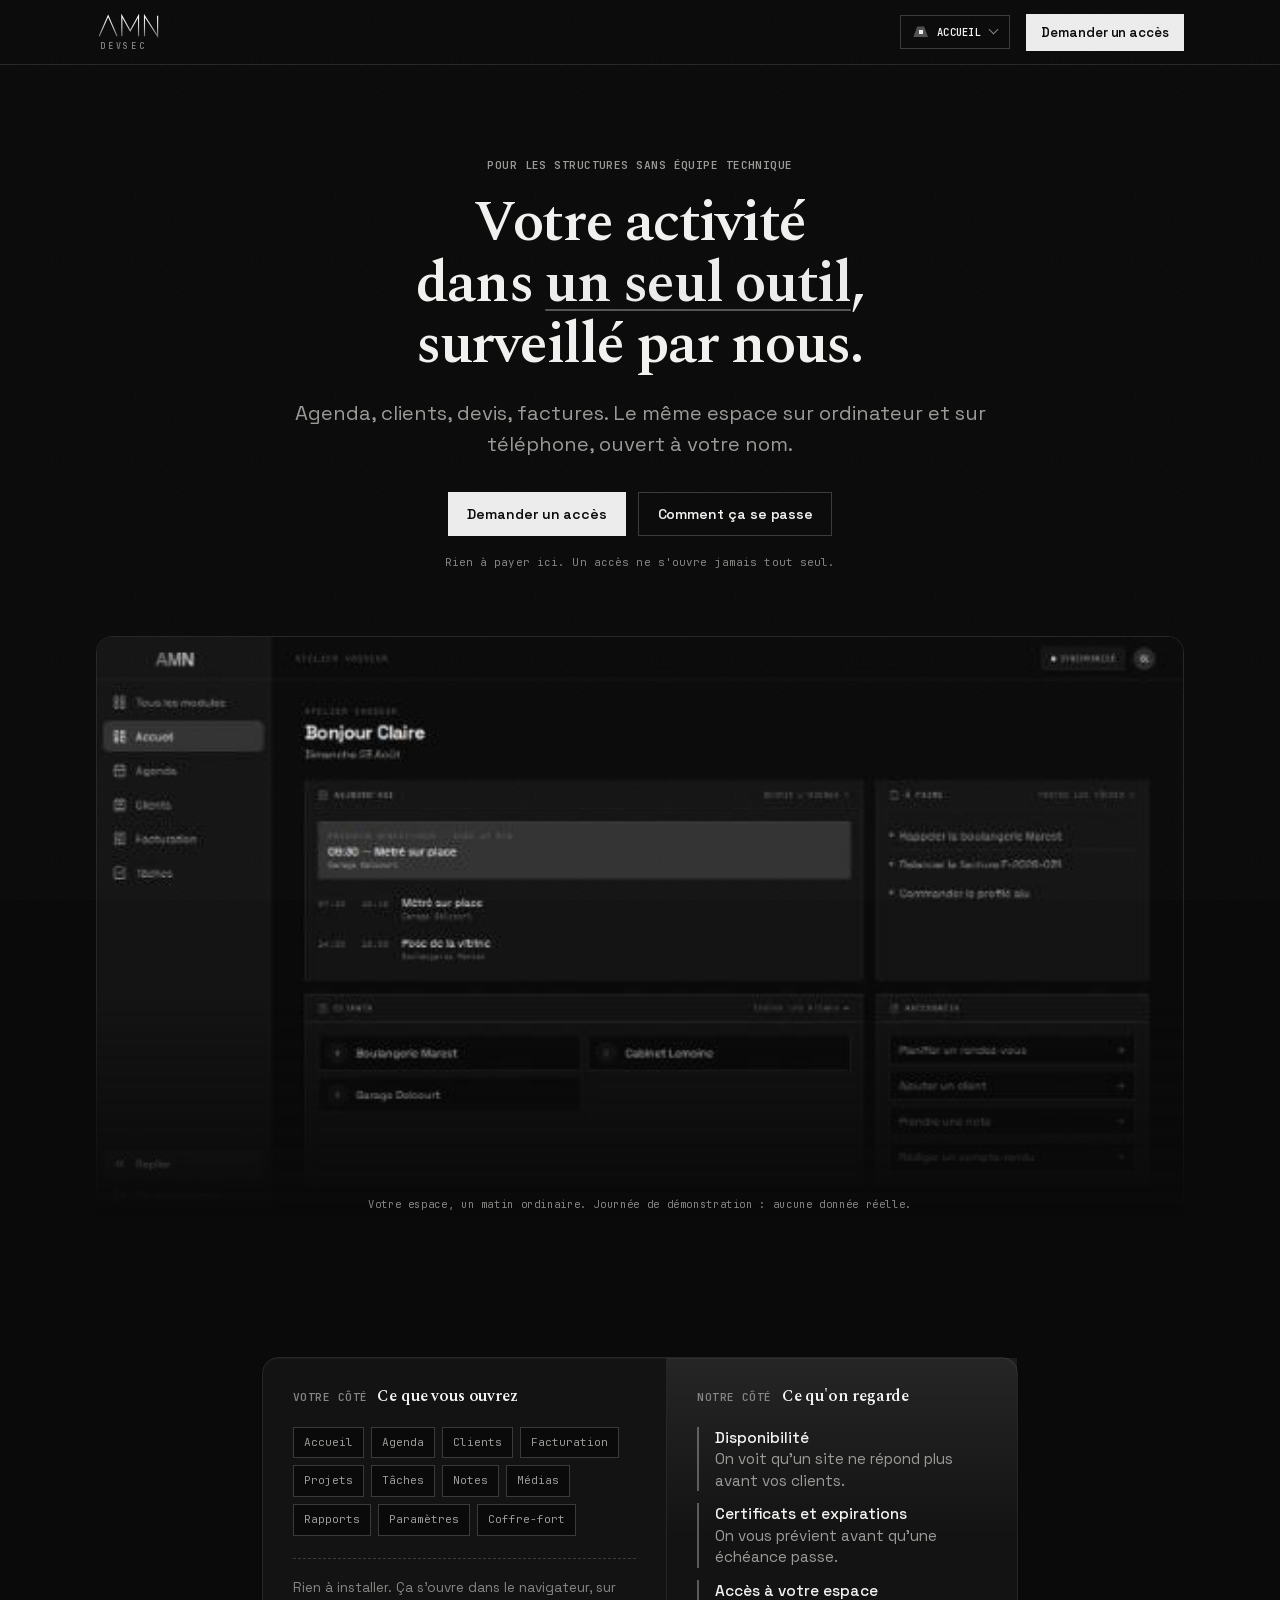
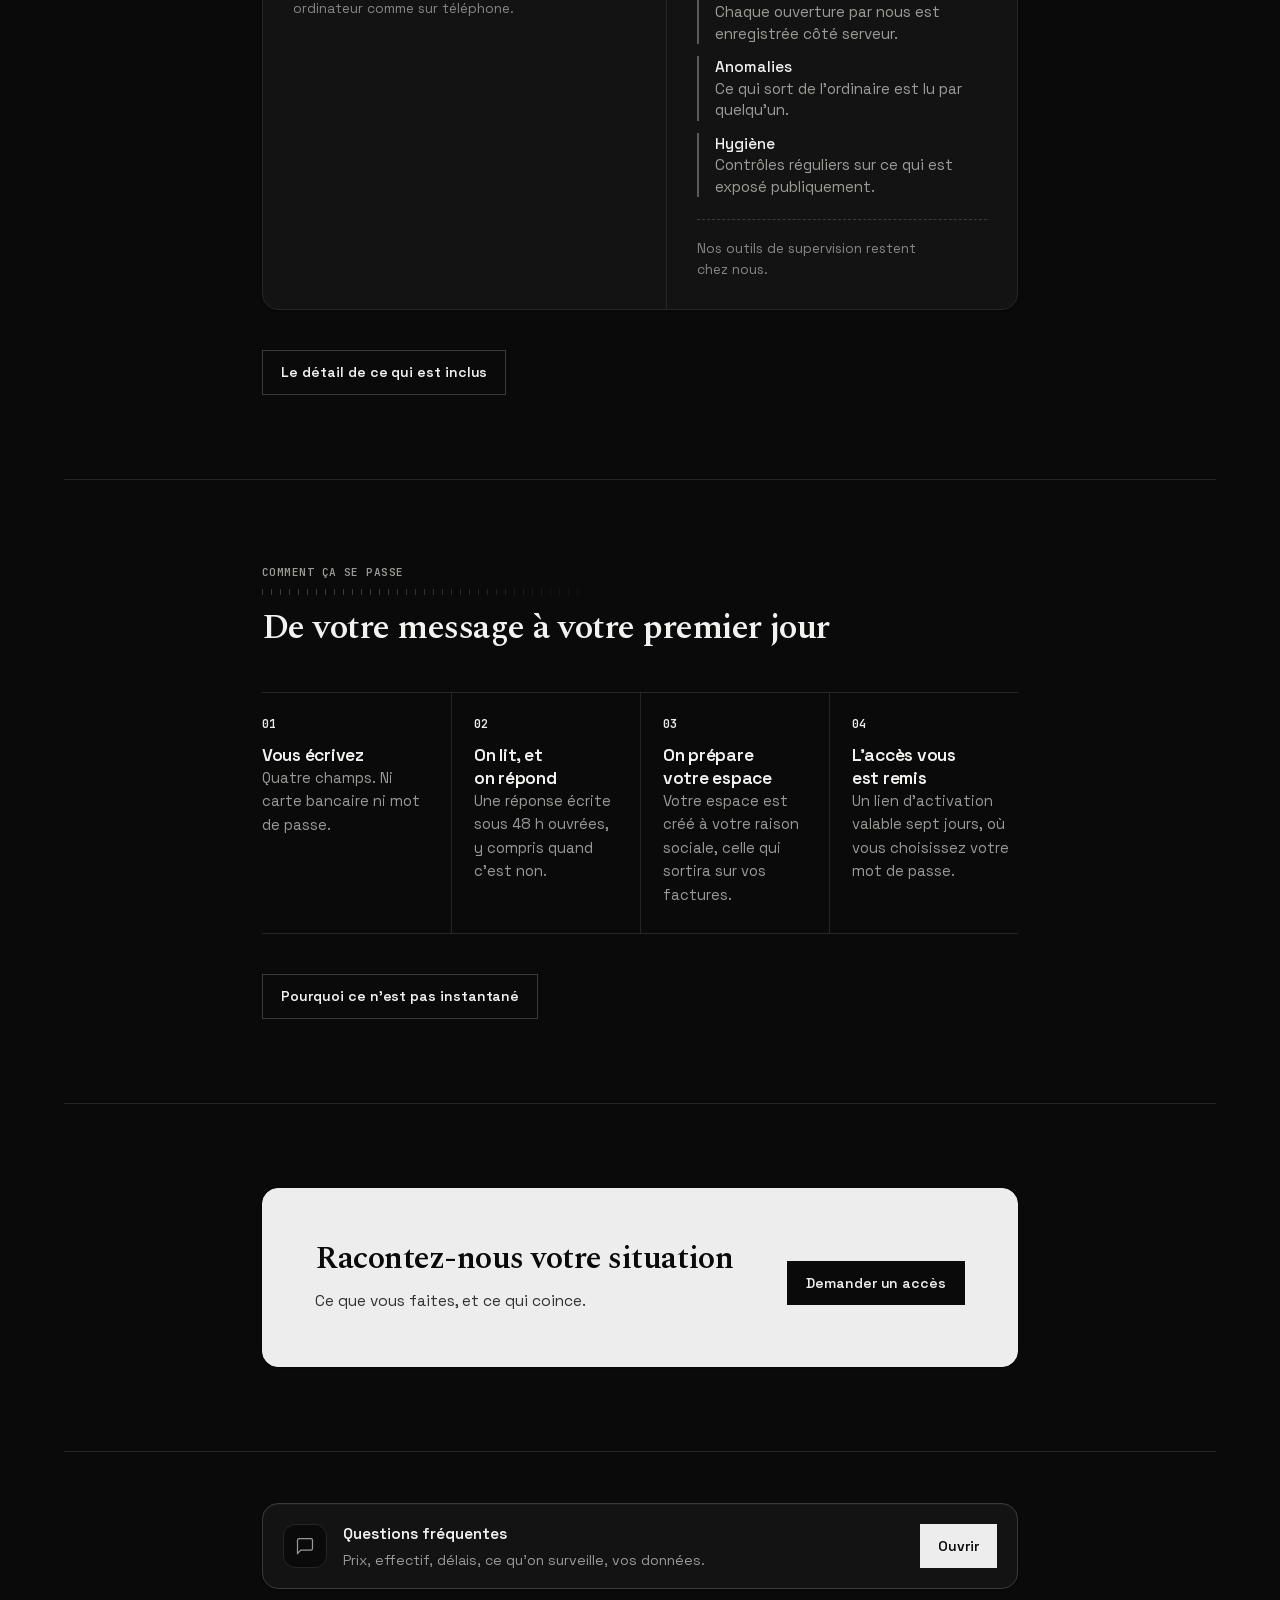
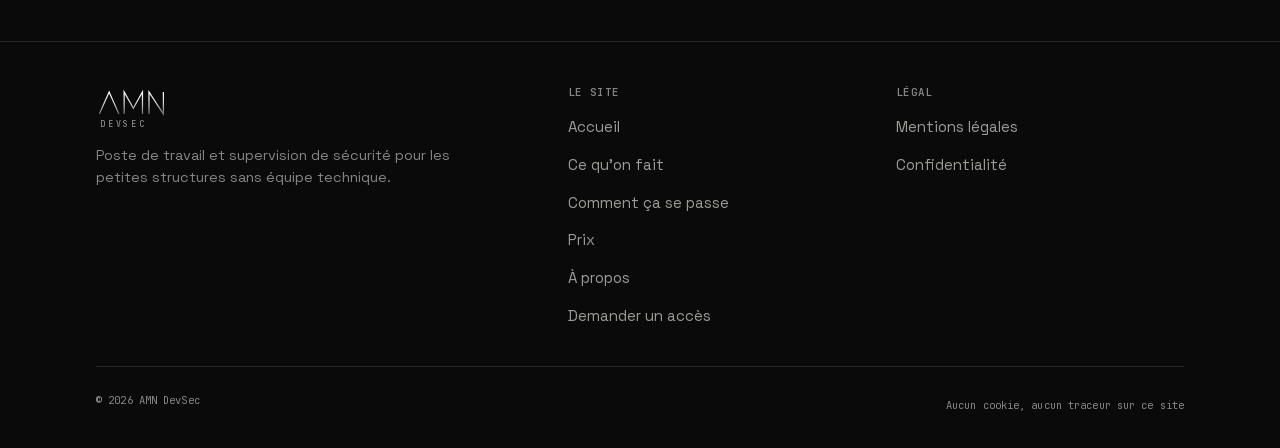
<file: index.html>
<!doctype html>
<html lang="fr">
<head>
<meta charset="utf-8">
<meta name="viewport" content="width=device-width, initial-scale=1">
<title>AMN DevSec — un seul outil pour votre activité, supervisé</title>
<meta name="description" content="Un seul outil pour gérer votre activité : agenda, clients, devis, factures. Et une supervision de sécurité opérée par nous. Accès sur demande.">
<link rel="canonical" href="https://amn-devsec.example/">
<meta name="robots" content="noindex,nofollow">
<meta name="theme-color" content="#0a0a0a">
<meta property="og:type" content="website">
<meta property="og:site_name" content="AMN DevSec">
<meta property="og:locale" content="fr_FR">
<meta property="og:title" content="AMN DevSec — un seul outil pour votre activité, supervisé">
<meta property="og:description" content="Un poste de travail unique pour piloter votre activité, et une supervision de sécurité opérée par nous derrière. Accès sur demande.">
<meta property="og:url" content="https://amn-devsec.example/">
<meta property="og:image" content="https://amn-devsec.example/assets/og.png">
<meta property="og:image:width" content="1200">
<meta property="og:image:height" content="630">
<meta property="og:image:alt" content="AMN DevSec — supervision et gestion d'activité">
<meta name="twitter:card" content="summary_large_image">
<link rel="icon" href="/assets/favicon-32.png" sizes="32x32" type="image/png">
<link rel="apple-touch-icon" href="/assets/apple-touch-icon.png">
<!-- TROIS polices préchargées : Spectral d'abord (elle porte le titre,
     donc le plus grand contenu affiché), puis Space Grotesk et
     JetBrains Mono, toutes deux présentes dès le premier écran.

     Le préchargement de la mono a été remis en question maintenant que
     la capture du produit dispute la bande passante : le retirer libère
     28 Ko et gagne 43 ms de LCP, mais coûte 131 ms de premier affichage
     et 87 ms de blocage. Il reste. Mesuré, pas supposé — voir
     scripts/mesurer-lighthouse.mjs. -->
<link rel="preload" as="font" type="font/woff2" href="/assets/fonts/spectral-600-latin.woff2" crossorigin>
<link rel="preload" as="font" type="font/woff2" href="/assets/fonts/space-grotesk-400700-latin.woff2" crossorigin>
<link rel="preload" as="font" type="font/woff2" href="/assets/fonts/jetbrains-mono-400-latin.woff2" crossorigin>
<link rel="stylesheet" href="/assets/fonts.css">
<link rel="stylesheet" href="/site.css">
<script type="application/ld+json">{"@context":"https://schema.org","@type":"Organization","name":"AMN DevSec","url":"https://amn-devsec.example/","logo":"https://amn-devsec.example/assets/icon-512.png","description":"Poste de travail et supervision de sécurité pour PME et indépendants.","areaServed":"FR","contactPoint":{"@type":"ContactPoint","contactType":"sales","url":"https://amn-devsec.example/contact","availableLanguage":["fr"]}}</script>
</head>
<body>
<a class="skip" href="#main">Aller au contenu</a>

<header class="hdr">
  <div class="wrap hdr-in">
    <a class="logo" href="/" aria-label="AMN DevSec — accueil">
      <img class="logo-mark" src="/assets/logo.svg" alt="" width="104" height="40">
      <span class="logo-sub">DEVSEC</span>
    </a>

    <details class="console">
      <summary aria-label="Ouvrir la navigation. Vous êtes sur : Accueil">
        <span class="console-glyph" aria-hidden="true"><i></i></span>
        <span class="console-val">Accueil</span>
        <span class="console-val-mini">Accueil</span>
        <span class="console-chev" aria-hidden="true"></span>
      </summary>
      <div class="console-panel">
        <span class="console-sol" aria-hidden="true"></span>
        <span class="console-halo" aria-hidden="true"></span>
        <span class="console-balai" aria-hidden="true"></span>
        <div class="console-scene">
          <p class="console-tag mono">Sommaire du dossier</p>
          <p class="sommaire-tete">six feuillets, partie A remplie par AMN</p>
          <ul class="plaques">
          <li><a class="plaque arrondi" href="/" aria-current="page">
            <span class="plaque-n">01</span>
            <span class="plaque-nom">Accueil</span>
            <span class="plaque-txt">Le poste de travail et la supervision, en une page.</span>
          </a></li>
          <li><a class="plaque arrondi" href="/service">
            <span class="plaque-n">02</span>
            <span class="plaque-nom">Ce qu'on fait</span>
            <span class="plaque-txt">Les onze modules livrés, et ce qu’on surveille derrière.</span>
          </a></li>
          <li><a class="plaque arrondi" href="/methode">
            <span class="plaque-n">03</span>
            <span class="plaque-nom">Comment ça se passe</span>
            <span class="plaque-txt">De votre message à votre premier jour de travail.</span>
          </a></li>
          <li><a class="plaque arrondi" href="/prix">
            <span class="plaque-n">04</span>
            <span class="plaque-nom">Prix</span>
            <span class="plaque-txt">Quatre forfaits, un chiffre net pour chacun.</span>
          </a></li>
          <li><a class="plaque arrondi" href="/a-propos">
            <span class="plaque-n">05</span>
            <span class="plaque-nom">À propos</span>
            <span class="plaque-txt">Qui opère, avec quelles limites annoncées.</span>
          </a></li>
          <li><a class="plaque arrondi" href="/contact">
            <span class="plaque-n">06</span>
            <span class="plaque-nom">Demander un accès</span>
            <span class="plaque-txt">Quatre champs. Une réponse écrite sous 48 h ouvrées.</span>
          </a></li>
          </ul>
          <p class="console-pied mono-sm"><kbd>Échap</kbd> pour fermer</p>
        </div>
      </div>
    </details>

    <a class="btn btn-primary btn-sm hdr-cta" href="/contact">Demander un accès</a>
  </div>
</header>

<main id="main" class="dossier">

  <nav class="rail" aria-label="Sections de cette page">
    <ol>
      <li><a href="#debut">01<span class="rail-lbl">Le sujet</span></a></li>
      <li><a href="#apercu">02<span class="rail-lbl">Ce qu'on fait</span></a></li>
      <li><a href="#parcours">03<span class="rail-lbl">Comment ça se passe</span></a></li>
      <li><a href="#acces">04<span class="rail-lbl">Demander un accès</span></a></li>
    </ol>
  </nav>

  <section class="hero" id="debut">
    <div class="wrap colonne hero-in">
    <p class="mono">Pour les structures sans équipe technique</p>
    <h1>Votre activité dans <span class="mark">un seul outil</span>, surveillé par nous.</h1>
    <p class="lead">Agenda, clients, devis, factures. Le même espace sur ordinateur et sur téléphone, ouvert à votre nom.</p>
    <div class="btn-row">
      <a class="btn btn-primary" href="/contact">Demander un accès</a>
      <a class="btn btn-ghost" href="/methode">Comment ça se passe</a>
    </div>
    <p class="mono-sm hero-note">Rien à payer ici. Un accès ne s'ouvre jamais tout seul.</p>
    </div>

    <!-- LA CAPTURE DU PRODUIT.
         Elle remplace la carte du monde en pointillés et le bandeau de
         chiffres ronds qui tenaient cette place. Les deux étaient du
         décor abstrait, et le décor abstrait à la place d'une image
         réelle est l'un des signes les plus cités des sites fabriqués
         par une IA : la machine n'a pas de produit à photographier,
         donc elle dessine des formes.

         C'est l'ÉDITION CLIENTE, celle qu'on livre — pas la console
         interne. La première version de cette capture montrait le
         registre des sites, qui vit dans modules.internal.ts : le site
         affichait donc en grand l'outil qu'il promet deux pages plus
         loin de ne PAS livrer.

         Elle est produite en lançant le vrai build Business contre un
         dos factice, sans modifier une ligne du produit
         (scripts/capture-produit.mjs). Les données sont une journée de
         démonstration, et la légende le dit. -->
    <figure class="capture">
      <!-- `tabindex="0"` n'est pas décoratif : sur téléphone ce cadre
           défile horizontalement, et un conteneur qui défile sans être
           atteignable au clavier est inutilisable pour qui n'a pas de
           doigt sur l'écran. Le rôle et l'étiquette disent au lecteur
           d'écran ce qu'il tient. -->
      <div class="capture-cadre" tabindex="0" role="group"
           aria-label="Capture de l'application, défilement horizontal">
      <img src="/assets/produit-accueil.jpg" width="1120" height="596" loading="eager" decoding="async" fetchpriority="high"
           srcset="/assets/produit-accueil-560.jpg 560w, /assets/produit-accueil-800.jpg 800w, /assets/produit-accueil.jpg 1120w"
           sizes="(min-width: 1200px) 1088px, calc(100vw - 32px)"
           alt="L'accueil de l'application : les deux rendez-vous du jour, les tâches en cours, les fiches clients et les raccourcis.">
      </div>
      <figcaption>Votre espace, un matin ordinaire. Journée de démonstration&nbsp;: aucune donnée réelle.</figcaption>
    </figure>
    <div class="wrap colonne">

    <!-- PIÈCE JOINTE — le mot de l'émetteur.
         Le bloc est `hidden` dans le HTML servi et ne se révèle que si
         <body> porte `data-piece`. Tant qu'Aaron n'a pas déposé son
         enregistrement, il n'y a ni bouton mort, ni requête, ni 404 :
         voir assets/audio/LISEZ-MOI.txt. Aucune synthèse vocale, jamais. -->
    <div class="piece" id="piece" hidden>
      <p class="piece-tete">Pièce jointe : le mot de l’émetteur</p>
      <button type="button" class="piece-btn" id="piece-btn" aria-pressed="false">
        <span class="piece-ico" aria-hidden="true"></span>
        <span class="piece-lbl">Écouter</span>
      </button>
      <details class="plus piece-txt">
        <summary><span class="plus-ferme">Transcription</span><span class="plus-ouvert">Replier</span><span class="plus-chev" aria-hidden="true"></span></summary>
        <div class="plus-corps"><p>La transcription sera déposée avec l’enregistrement.</p></div>
      </details>
    </div>

    </div>
  </section>

  <section class="wrap section" id="apercu">
    <div class="split arrondi">
      <div class="split-col">
        <div class="split-head">
          <span class="mono">Votre côté</span>
          <h2>Ce que vous ouvrez</h2>
        </div>
        <div class="chips">
          <span class="chip">Accueil</span>
          <span class="chip">Agenda</span>
          <span class="chip">Clients</span>
          <span class="chip">Facturation</span>
          <span class="chip">Projets</span>
          <span class="chip">Tâches</span>
          <span class="chip">Notes</span>
          <span class="chip">Médias</span>
          <span class="chip">Rapports</span>
          <span class="chip">Paramètres</span>
          <span class="chip">Coffre-fort</span>
        </div>
        <p class="split-note">Rien à installer. Ça s'ouvre dans le navigateur, sur ordinateur comme sur téléphone.</p>
      </div>
      <div class="split-col">
        <div class="split-head">
          <span class="mono">Notre côté</span>
          <h2>Ce qu'on regarde</h2>
        </div>
        <ul class="watch">
          <li><b>Disponibilité</b>On voit qu'un site ne répond plus avant vos clients.</li>
          <li><b>Certificats et expirations</b>On vous prévient avant qu'une échéance passe.</li>
          <li><b>Accès à votre espace</b>Chaque ouverture par nous est enregistrée côté serveur.</li>
          <li><b>Anomalies</b>Ce qui sort de l'ordinaire est lu par quelqu'un.</li>
            <li><b>Hygiène</b>Contrôles réguliers sur ce qui est exposé publiquement.</li>
        </ul>
        <p class="split-note">Nos outils de supervision restent chez nous.</p>
      </div>
    </div>
    <p class="btn-row more"><a class="btn btn-ghost" href="/service">Le détail de ce qui est inclus</a></p>
  </section>

  <section class="wrap section" id="parcours">

    <div class="sec-head">
      <span class="mono">Comment ça se passe</span>
      <h2>De votre message à votre premier jour</h2>
    </div>

    <ol class="steps steps--rang">
      <li>
        <span class="n">01</span>
        <div>
          <h3>Vous écrivez</h3>
          <p>Quatre champs. Ni carte bancaire ni mot de passe.</p>
        </div>
      </li>
      <li>
        <span class="n">02</span>
        <div>
          <h3>On lit, et on répond</h3>
          <p>Une réponse écrite sous 48 h ouvrées, y compris quand c'est non.</p>
        </div>
      </li>
      <li>
        <span class="n">03</span>
        <div>
          <h3>On prépare votre espace</h3>
          <p>Votre espace est créé à votre raison sociale, celle qui sortira sur vos factures.</p>
        </div>
      </li>
      <li>
        <span class="n">04</span>
        <div>
          <h3>L'accès vous est remis</h3>
          <p>Un lien d'activation valable sept jours, où vous choisissez votre mot de passe.</p>
        </div>
      </li>
    </ol>

    <p class="btn-row more"><a class="btn btn-ghost" href="/methode">Pourquoi ce n'est pas instantané</a></p>
  </section>

  <section class="wrap section" id="acces">

    <div class="cta cta--plein arrondi">
      <div>
        <h2>Racontez-nous votre situation</h2>
        <p>Ce que vous faites, et ce qui coince.</p>
      </div>
      <p class="btn-row"><a class="btn btn-primary" href="/contact">Demander un accès</a></p>
    </div>
  </section>

  <section class="wrap section ajm-zone" aria-label="Questions fréquentes">
  <!-- ==================================================================
       ASSISTANT À RÉPONSES PRÉPARÉES
       ==================================================================
       Aucun modèle de langage derrière, aucun appel réseau, aucun coût.
       Des réponses écrites à la main dans site.js, choisies par mots-
       clés. Ce qui n'est pas prévu renvoie au formulaire — jamais une
       réponse improvisée qui ressemblerait à un engagement sur un prix,
       un délai ou une garantie.

       Sans JavaScript, le formulaire part vers /contact et un message le
       dit. On ne laisse pas un champ qui a l'air de marcher.
       ================================================================== -->
  <details class="ajm">
    <summary class="ajm-invite">
      <span class="ajm-ico" aria-hidden="true">
        <svg viewBox="0 0 24 24" fill="none" stroke="currentColor" stroke-width="1.5" width="20" height="20"><path d="M21 15a2 2 0 0 1-2 2H7l-4 4V5a2 2 0 0 1 2-2h14a2 2 0 0 1 2 2z"/></svg>
      </span>
      <span class="ajm-invite-txt">
        <b>Questions fréquentes</b>
        <span class="ajm-invite-p">Prix, effectif, délais, ce qu'on surveille, vos données.</span>
      </span>
      <span class="ajm-invite-btn"><span class="ajm-ferme">Ouvrir</span><span class="ajm-ouvert">Fermer</span></span>
    </summary>
    <div class="ajm-panel">
      <p class="ajm-tete">Si votre question n'est pas traitée ici, écrivez-nous.</p>
      <div class="ajm-fil" role="log" aria-live="polite" aria-label="Conversation" tabindex="0">
        <p class="ajm-bulle ajm-bulle--lui">Tapez un mot-clé : prix, effectif, délais, supervision, données, accès.</p>
      </div>
      <form class="ajm-form" action="/contact" method="get">
        <label class="hp" for="ajm-q">Votre question</label>
        <input type="text" id="ajm-q" name="q" autocomplete="off" placeholder="Votre question…" maxlength="300">
        <button type="submit">Demander</button>
      </form>
      <p class="ajm-sansjs">Sans JavaScript, ce champ vous emmène au <a href="/contact">formulaire</a>.</p>
    </div>
  </details>
  </section>

</main>

<footer class="ftr">
  <div class="wrap">
    <div class="ftr-grid">
      <div class="ftr-about">
        <span class="logo">
          <img class="logo-mark" src="/assets/logo.svg" alt="AMN DevSec" width="104" height="40">
          <span class="logo-sub">DEVSEC</span>
        </span>
        <p>Poste de travail et supervision de sécurité pour les petites structures sans équipe technique.</p>
      </div>
      <div>
        <h2>Le site</h2>
        <ul>
          <li><a href="/">Accueil</a></li>
          <li><a href="/service">Ce qu'on fait</a></li>
          <li><a href="/methode">Comment ça se passe</a></li>
          <li><a href="/prix">Prix</a></li>
          <li><a href="/a-propos">À propos</a></li>
          <li><a href="/contact">Demander un accès</a></li>
        </ul>
      </div>
      <div>
        <h2>Légal</h2>
        <ul>
          <li><a href="/mentions-legales">Mentions légales</a></li>
          <li><a href="/confidentialite">Confidentialité</a></li>
        </ul>
      </div>
    </div>
    <div class="ftr-bottom">
      <p>© 2026 AMN DevSec</p>
      <p>Aucun cookie, aucun traceur sur ce site</p>
    </div>
  </div>
</footer>


<script src="/site.js" defer></script>
</body>
</html>
</file>
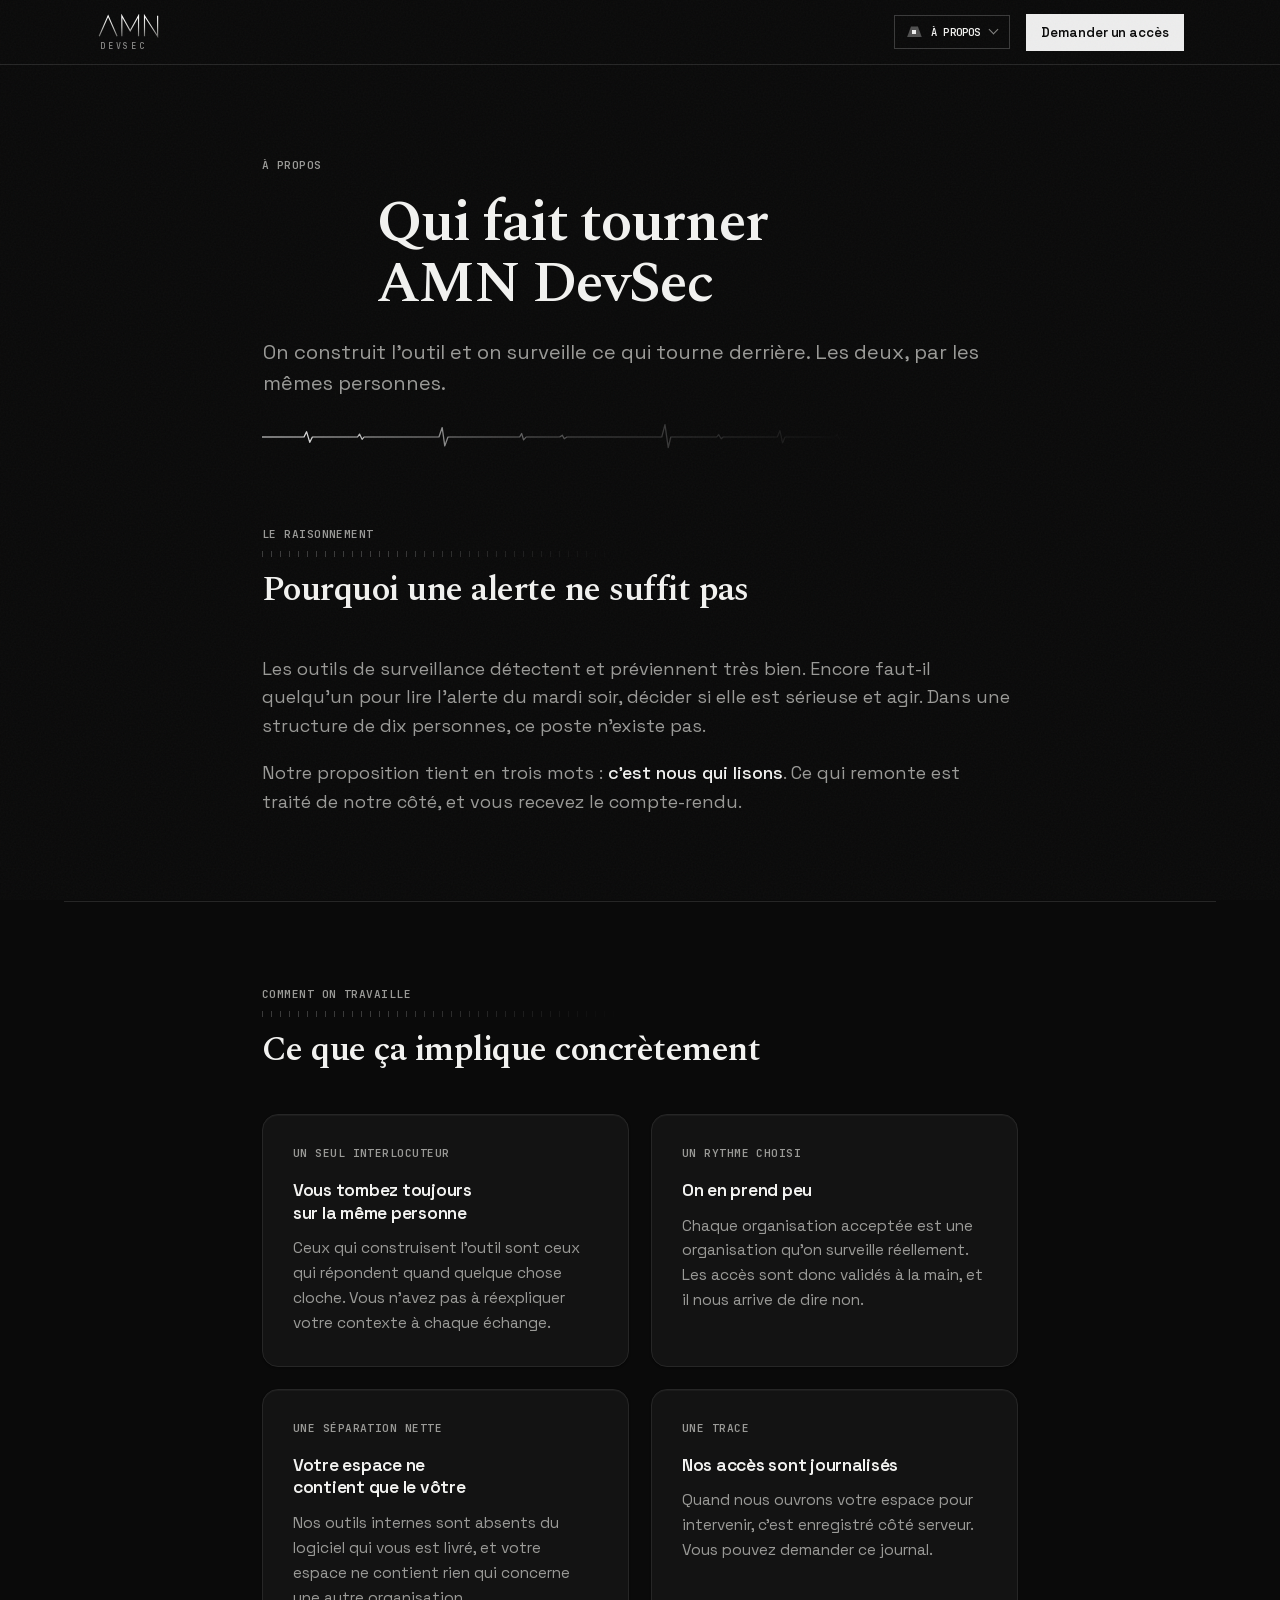
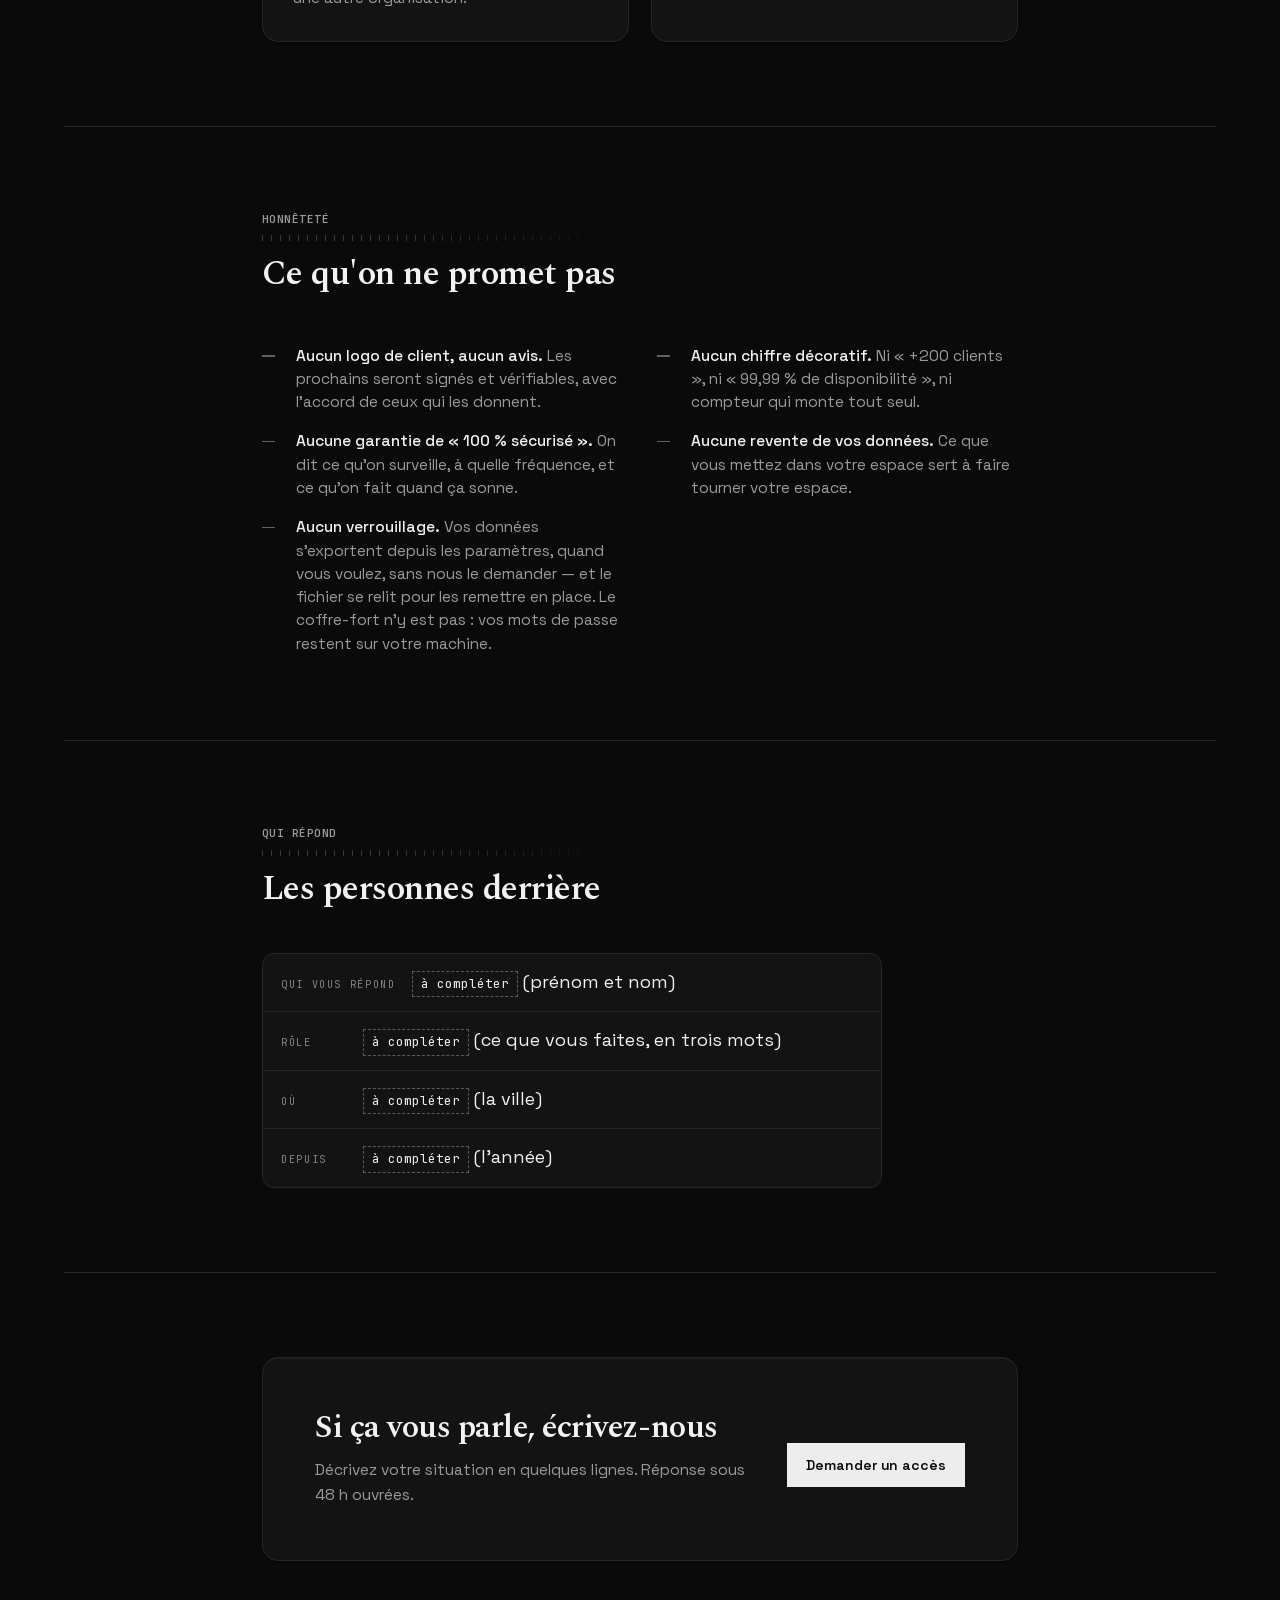
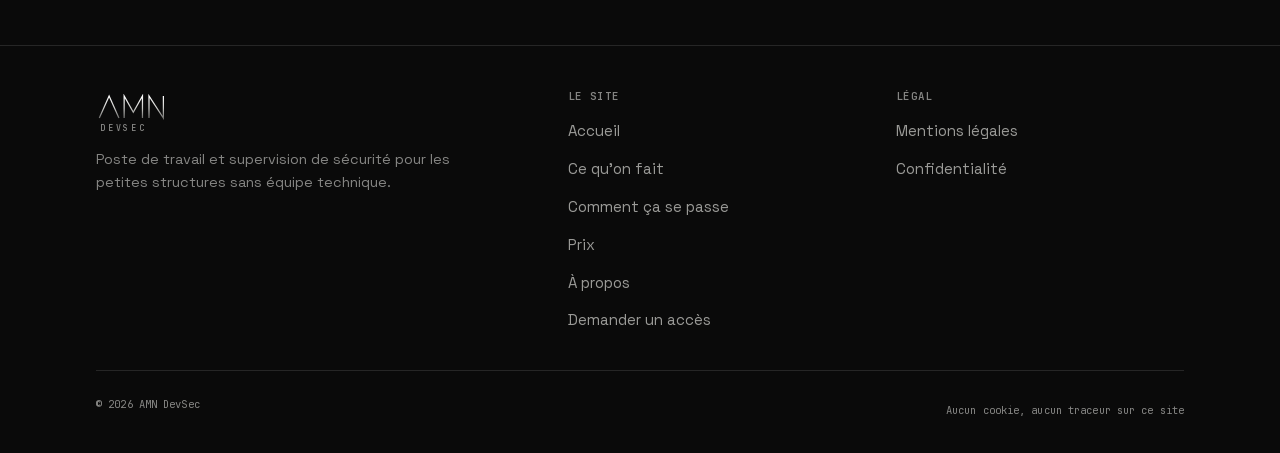
<file: a-propos.html>
<!doctype html>
<html lang="fr">
<head>
<meta charset="utf-8">
<meta name="viewport" content="width=device-width, initial-scale=1">
<title>À propos — AMN DevSec</title>
<meta name="description" content="Qui est AMN DevSec, pourquoi la supervision humaine change le résultat, et ce que nous ne promettons pas. Sans logos empruntés ni avis inventés.">
<link rel="canonical" href="https://amn-devsec.example/a-propos">
<meta name="robots" content="noindex,nofollow">
<meta name="theme-color" content="#0a0a0a">
<meta property="og:type" content="website">
<meta property="og:site_name" content="AMN DevSec">
<meta property="og:locale" content="fr_FR">
<meta property="og:title" content="À propos — AMN DevSec">
<meta property="og:description" content="Pourquoi la supervision humaine change le résultat, et ce que nous ne promettons pas.">
<meta property="og:url" content="https://amn-devsec.example/a-propos">
<meta property="og:image" content="https://amn-devsec.example/assets/og.png">
<meta property="og:image:width" content="1200">
<meta property="og:image:height" content="630">
<meta property="og:image:alt" content="AMN DevSec — supervision et gestion d'activité">
<meta name="twitter:card" content="summary_large_image">
<link rel="icon" href="/assets/favicon-32.png" sizes="32x32" type="image/png">
<link rel="apple-touch-icon" href="/assets/apple-touch-icon.png">
<!-- TROIS polices préchargées : Spectral d'abord (elle porte le titre,
     donc le plus grand contenu affiché), puis Space Grotesk et
     JetBrains Mono, toutes deux présentes dès le premier écran.

     Le préchargement de la mono a été remis en question maintenant que
     la capture du produit dispute la bande passante : le retirer libère
     28 Ko et gagne 43 ms de LCP, mais coûte 131 ms de premier affichage
     et 87 ms de blocage. Il reste. Mesuré, pas supposé — voir
     scripts/mesurer-lighthouse.mjs. -->
<link rel="preload" as="font" type="font/woff2" href="/assets/fonts/spectral-600-latin.woff2" crossorigin>
<link rel="preload" as="font" type="font/woff2" href="/assets/fonts/space-grotesk-400700-latin.woff2" crossorigin>
<link rel="preload" as="font" type="font/woff2" href="/assets/fonts/jetbrains-mono-400-latin.woff2" crossorigin>
<link rel="stylesheet" href="/assets/fonts.css">
<link rel="stylesheet" href="/site.css">
<script type="application/ld+json">{"@context":"https://schema.org","@type":"Organization","name":"AMN DevSec","url":"https://amn-devsec.example/","logo":"https://amn-devsec.example/assets/icon-512.png","description":"Poste de travail et supervision de sécurité pour PME et indépendants.","areaServed":"FR","contactPoint":{"@type":"ContactPoint","contactType":"sales","url":"https://amn-devsec.example/contact","availableLanguage":["fr"]}}</script>
</head>
<body>
<a class="skip" href="#main">Aller au contenu</a>

<header class="hdr">
  <div class="wrap hdr-in">
    <a class="logo" href="/" aria-label="AMN DevSec — accueil">
      <img class="logo-mark" src="/assets/logo.svg" alt="" width="104" height="40">
      <span class="logo-sub">DEVSEC</span>
    </a>

    <details class="console">
      <summary aria-label="Ouvrir la navigation. Vous êtes sur : À propos">
        <span class="console-glyph" aria-hidden="true"><i></i></span>
        <span class="console-val">À propos</span>
        <span class="console-val-mini">À propos</span>
        <span class="console-chev" aria-hidden="true"></span>
      </summary>
      <div class="console-panel">
        <span class="console-sol" aria-hidden="true"></span>
        <span class="console-halo" aria-hidden="true"></span>
        <span class="console-balai" aria-hidden="true"></span>
        <div class="console-scene">
          <p class="console-tag mono">Sommaire du dossier</p>
          <p class="sommaire-tete">six feuillets, partie A remplie par AMN</p>
          <ul class="plaques">
          <li><a class="plaque arrondi" href="/">
            <span class="plaque-n">01</span>
            <span class="plaque-nom">Accueil</span>
            <span class="plaque-txt">Le poste de travail et la supervision, en une page.</span>
          </a></li>
          <li><a class="plaque arrondi" href="/service">
            <span class="plaque-n">02</span>
            <span class="plaque-nom">Ce qu'on fait</span>
            <span class="plaque-txt">Les onze modules livrés, et ce qu’on surveille derrière.</span>
          </a></li>
          <li><a class="plaque arrondi" href="/methode">
            <span class="plaque-n">03</span>
            <span class="plaque-nom">Comment ça se passe</span>
            <span class="plaque-txt">De votre message à votre premier jour de travail.</span>
          </a></li>
          <li><a class="plaque arrondi" href="/prix">
            <span class="plaque-n">04</span>
            <span class="plaque-nom">Prix</span>
            <span class="plaque-txt">Quatre forfaits, un chiffre net pour chacun.</span>
          </a></li>
          <li><a class="plaque arrondi" href="/a-propos" aria-current="page">
            <span class="plaque-n">05</span>
            <span class="plaque-nom">À propos</span>
            <span class="plaque-txt">Qui opère, avec quelles limites annoncées.</span>
          </a></li>
          <li><a class="plaque arrondi" href="/contact">
            <span class="plaque-n">06</span>
            <span class="plaque-nom">Demander un accès</span>
            <span class="plaque-txt">Quatre champs. Une réponse écrite sous 48 h ouvrées.</span>
          </a></li>
          </ul>
          <p class="console-pied mono-sm"><kbd>Échap</kbd> pour fermer</p>
        </div>
      </div>
    </details>

    <a class="btn btn-primary btn-sm hdr-cta" href="/contact">Demander un accès</a>
  </div>
</header>

<main id="main" class="dossier">

  <nav class="rail" aria-label="Sections de cette page">
    <ol>
      <li><a href="#debut">01<span class="rail-lbl">Le sujet</span></a></li>
      <li><a href="#raison">02<span class="rail-lbl">Le raisonnement</span></a></li>
      <li><a href="#travail">03<span class="rail-lbl">Comment on travaille</span></a></li>
      <li><a href="#limites">04<span class="rail-lbl">Ce qu'on ne promet pas</span></a></li>
      <li><a href="#qui">05<span class="rail-lbl">Qui répond</span></a></li>
      <li><a href="#acces">06<span class="rail-lbl">Écrivez-nous</span></a></li>
    </ol>
  </nav>

  <section class="wrap hero" id="debut">

    <p class="mono">À propos</p>
    <h1>Qui fait tourner AMN DevSec</h1>
    <p class="lead">On construit l'outil et on surveille ce qui tourne derrière. Les deux, par les mêmes personnes.</p>
    <div class="trace trace--hero" aria-hidden="true"></div>
  </section>

  <section class="wrap section" id="raison">

    <div class="sec-head">
      <span class="mono">Le raisonnement</span>
      <h2>Pourquoi une alerte ne suffit pas</h2>
    </div>
    <div class="prose">
      <p>Les outils de surveillance détectent et préviennent très bien. Encore faut-il quelqu'un pour lire l'alerte du mardi soir, décider si elle est sérieuse et agir. Dans une structure de dix personnes, ce poste n'existe pas.</p>
      <p>Notre proposition tient en trois mots : <strong>c'est nous qui lisons</strong>. Ce qui remonte est traité de notre côté, et vous recevez le compte-rendu.</p>
    </div>
  </section>

  <section class="wrap section" id="travail">

    <div class="sec-head">
      <span class="mono">Comment on travaille</span>
      <h2>Ce que ça implique concrètement</h2>
    </div>

    <div class="duo">
      <article class="card arrondi">
        <span class="mono">Un seul interlocuteur</span>
        <h3>Vous tombez toujours sur la même personne</h3>
        <p>Ceux qui construisent l'outil sont ceux qui répondent quand quelque chose cloche. Vous n'avez pas à réexpliquer votre contexte à chaque échange.</p>
      </article>
      <article class="card arrondi">
        <span class="mono">Un rythme choisi</span>
        <h3>On en prend peu</h3>
        <p>Chaque organisation acceptée est une organisation qu'on surveille réellement. Les accès sont donc validés à la main, et il nous arrive de dire non.</p>
      </article>
      <article class="card arrondi">
        <span class="mono">Une séparation nette</span>
        <h3>Votre espace ne contient que le vôtre</h3>
        <p>Nos outils internes sont absents du logiciel qui vous est livré, et votre espace ne contient rien qui concerne une autre organisation.</p>
      </article>
      <article class="card arrondi">
        <span class="mono">Une trace</span>
        <h3>Nos accès sont journalisés</h3>
        <p>Quand nous ouvrons votre espace pour intervenir, c'est enregistré côté serveur. Vous pouvez demander ce journal.</p>
      </article>
    </div>
  </section>

  <section class="wrap section" id="limites">

    <div class="sec-head">
      <span class="mono">Honnêteté</span>
      <h2>Ce qu'on ne promet pas</h2>
    </div>

    <ul class="nots">
      <li><span><b>Aucun logo de client, aucun avis.</b> Les prochains seront signés et vérifiables, avec l'accord de ceux qui les donnent.</span></li>
      <li><span><b>Aucun chiffre décoratif.</b> Ni « +200 clients », ni « 99,99 % de disponibilité », ni compteur qui monte tout seul.</span></li>
      <li><span><b>Aucune garantie de « 100 % sécurisé ».</b> On dit ce qu'on surveille, à quelle fréquence, et ce qu'on fait quand ça sonne.</span></li>
      <li><span><b>Aucune revente de vos données.</b> Ce que vous mettez dans votre espace sert à faire tourner votre espace.</span></li>
      <li><span><b>Aucun verrouillage.</b> Vos données s'exportent depuis les paramètres, quand vous voulez, sans nous le demander — et le fichier se relit pour les remettre en place. Le coffre-fort n'y est pas&nbsp;: vos mots de passe restent sur votre machine.</span></li>
    </ul>
  </section>

  <!-- QUI RÉPOND.
       Le manque le plus souvent relevé sur les sites d'entreprise
       fabriqués par une IA : personne n'est nommé. Ni nom, ni rôle, ni
       ville, ni date — rien qu'un « nous » sans corps.

       Le code ne peut pas inventer ces trois lignes. Il peut en poser
       l'emplacement, et refuser de l'oublier : les mentions « à
       compléter » sont comptées par verifier-avant-mise-en-ligne.mjs,
       qui les tolère en préversion et les REFUSE dès que le site
       devient indexable. -->
  <section class="wrap section" id="qui">
    <div class="sec-head">
      <span class="mono">Qui répond</span>
      <h2>Les personnes derrière</h2>
    </div>
    <dl class="signature">
      <div><dt>Qui vous répond</dt><dd data-champ="signatureQui"><span class="todo">à compléter</span> (prénom et nom)</dd></div>
      <div><dt>Rôle</dt><dd data-champ="signatureRole"><span class="todo">à compléter</span> (ce que vous faites, en trois mots)</dd></div>
      <div><dt>Où</dt><dd data-champ="signatureOu"><span class="todo">à compléter</span> (la ville)</dd></div>
      <div><dt>Depuis</dt><dd data-champ="signatureDepuis"><span class="todo">à compléter</span> (l'année)</dd></div>
    </dl>
  </section>

  <section class="wrap section" id="acces">

    <div class="cta arrondi">
      <div>
        <h2>Si ça vous parle, écrivez-nous</h2>
        <p>Décrivez votre situation en quelques lignes. Réponse sous 48 h ouvrées.</p>
      </div>
      <p class="btn-row"><a class="btn btn-primary" href="/contact">Demander un accès</a></p>
    </div>
  </section>


</main>

<footer class="ftr">
  <div class="wrap">
    <div class="ftr-grid">
      <div class="ftr-about">
        <span class="logo">
          <img class="logo-mark" src="/assets/logo.svg" alt="AMN DevSec" width="104" height="40">
          <span class="logo-sub">DEVSEC</span>
        </span>
        <p>Poste de travail et supervision de sécurité pour les petites structures sans équipe technique.</p>
      </div>
      <div>
        <h2>Le site</h2>
        <ul>
          <li><a href="/">Accueil</a></li>
          <li><a href="/service">Ce qu'on fait</a></li>
          <li><a href="/methode">Comment ça se passe</a></li>
          <li><a href="/prix">Prix</a></li>
          <li><a href="/a-propos">À propos</a></li>
          <li><a href="/contact">Demander un accès</a></li>
        </ul>
      </div>
      <div>
        <h2>Légal</h2>
        <ul>
          <li><a href="/mentions-legales">Mentions légales</a></li>
          <li><a href="/confidentialite">Confidentialité</a></li>
        </ul>
      </div>
    </div>
    <div class="ftr-bottom">
      <p>© 2026 AMN DevSec</p>
      <p>Aucun cookie, aucun traceur sur ce site</p>
    </div>
  </div>
</footer>


<script src="/site.js" defer></script>
</body>
</html>
</file>
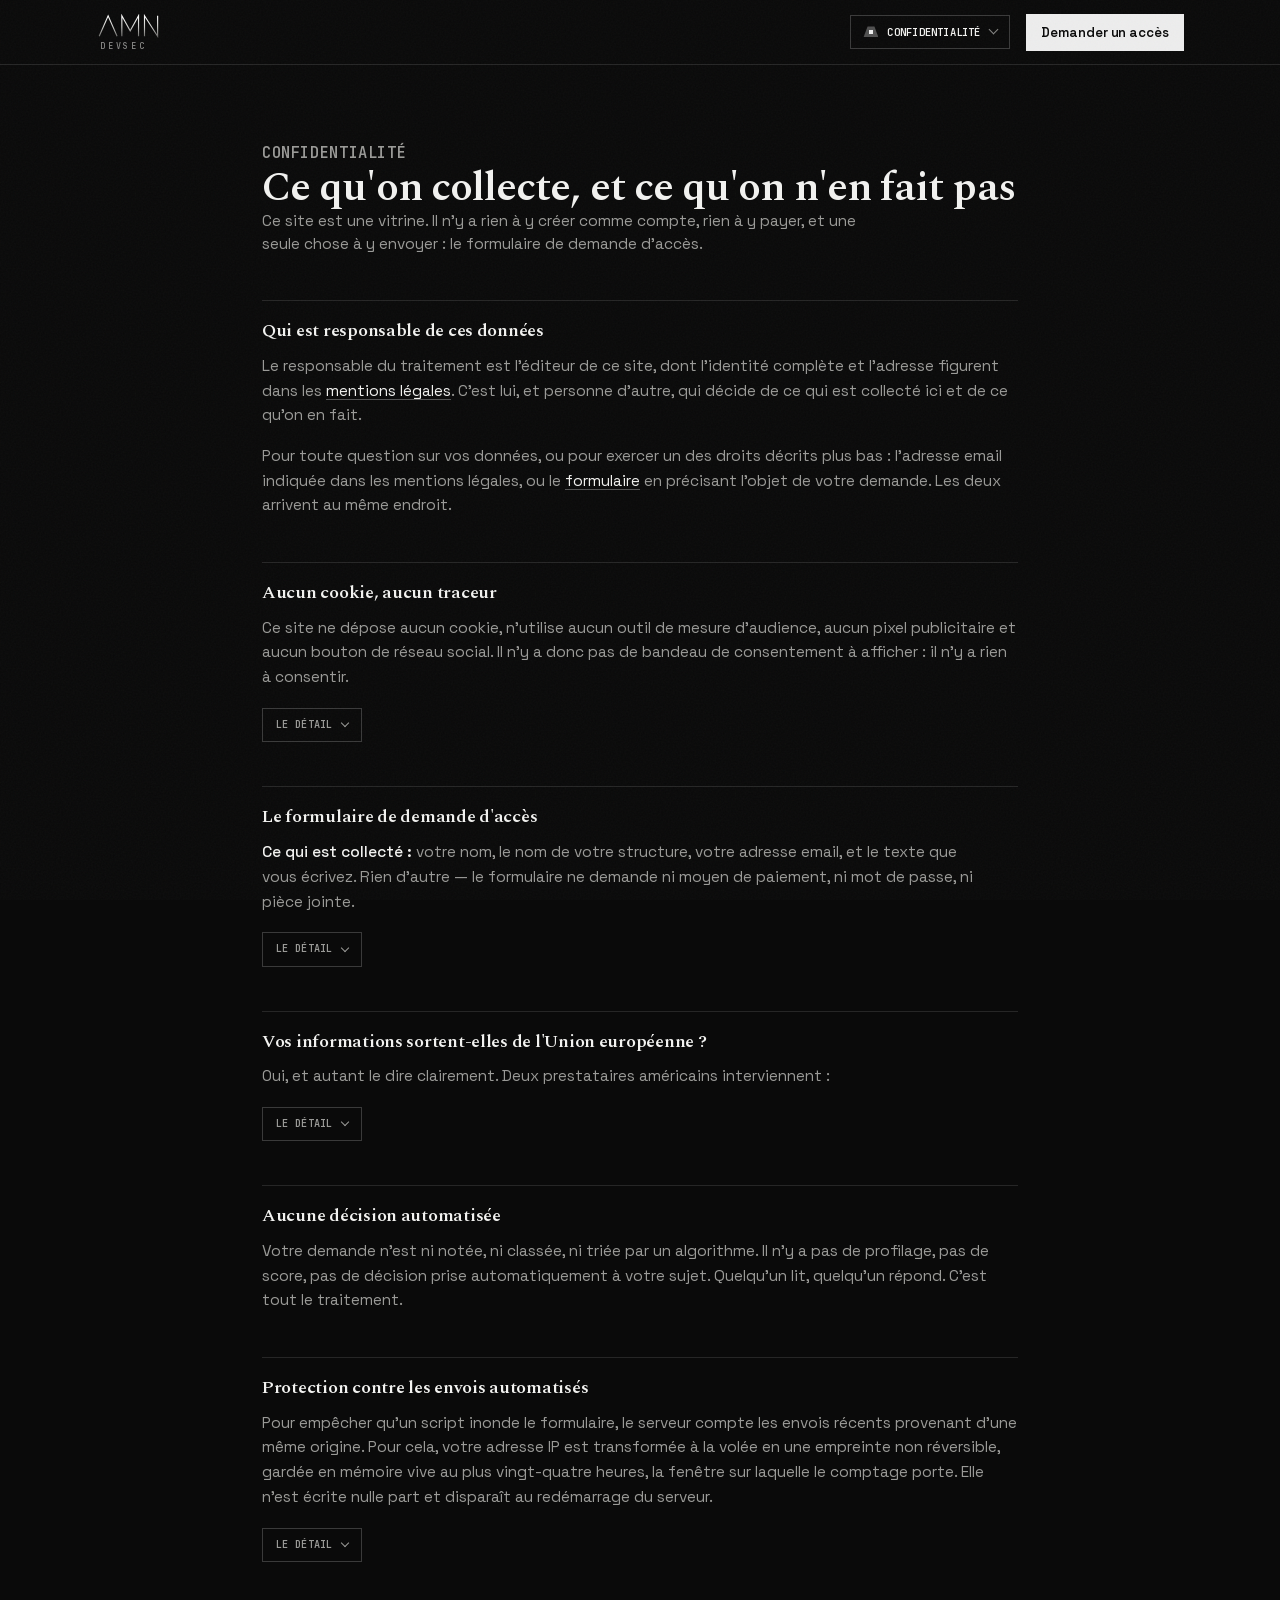
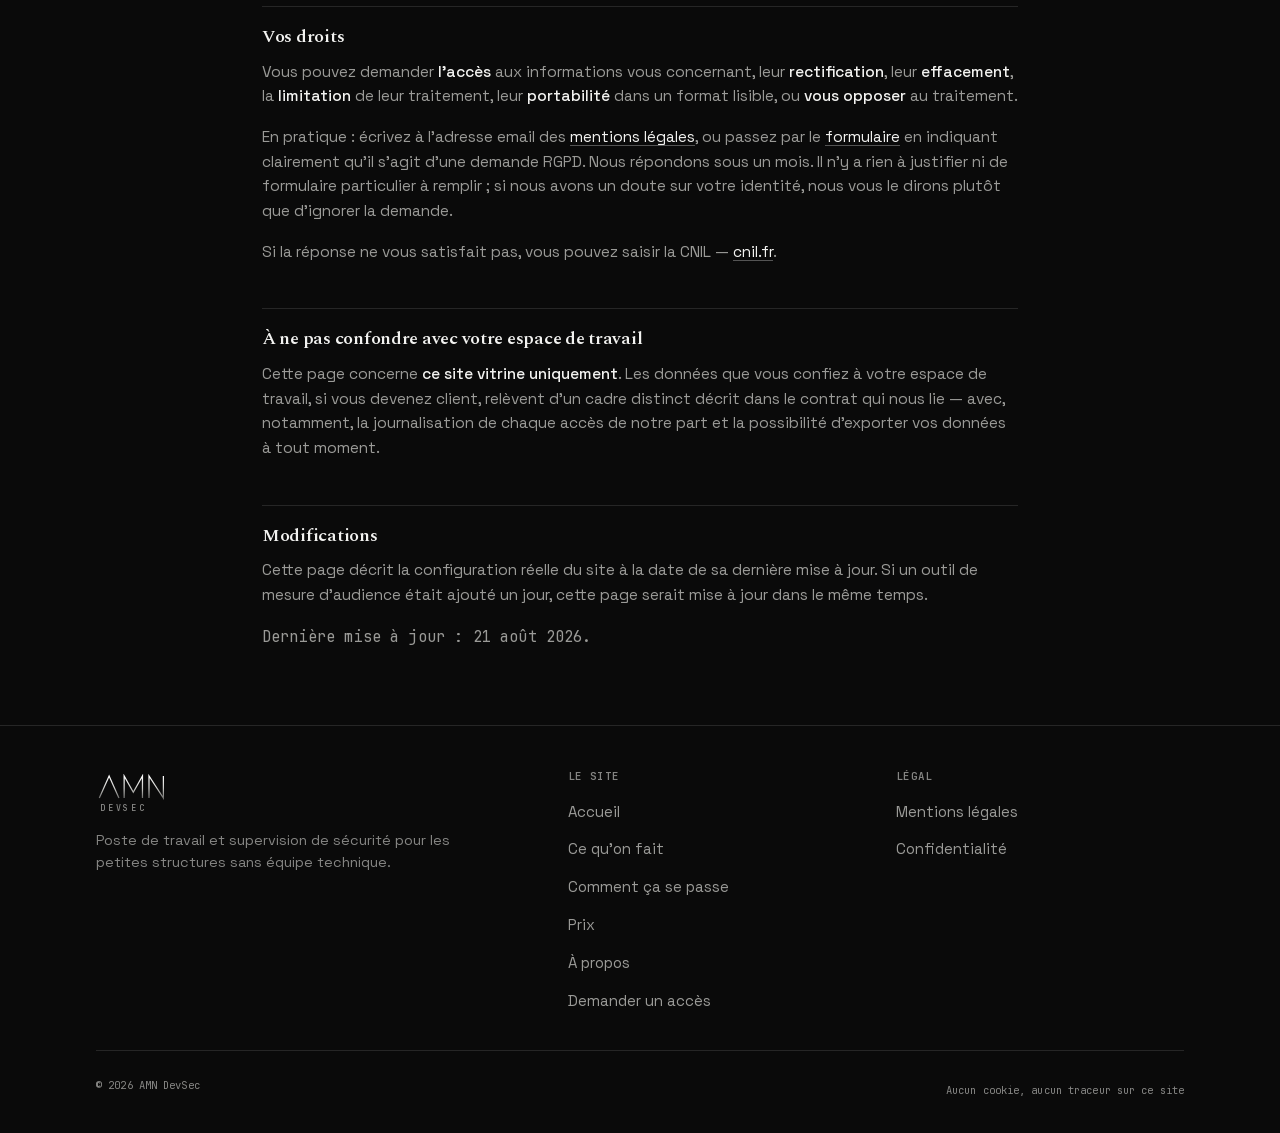
<file: confidentialite.html>
<!doctype html>
<html lang="fr">
<head>
<meta charset="utf-8">
<meta name="viewport" content="width=device-width, initial-scale=1">
<title>Confidentialité — AMN DevSec</title>
<meta name="description" content="Ce que le formulaire d'AMN DevSec collecte, pourquoi, combien de temps, et vos droits. Aucun cookie, aucun traceur, aucune mesure d'audience sur ce site.">
<link rel="canonical" href="https://amn-devsec.example/confidentialite">
<meta name="robots" content="noindex,nofollow">
<meta name="theme-color" content="#0a0a0a">
<meta property="og:type" content="website">
<meta property="og:site_name" content="AMN DevSec">
<meta property="og:locale" content="fr_FR">
<meta property="og:title" content="Confidentialité — AMN DevSec">
<meta property="og:description" content="Ce que le formulaire collecte, pourquoi, combien de temps, et vos droits. Aucun cookie sur ce site.">
<meta property="og:url" content="https://amn-devsec.example/confidentialite">
<meta property="og:image" content="https://amn-devsec.example/assets/og.png">
<meta property="og:image:width" content="1200">
<meta property="og:image:height" content="630">
<meta property="og:image:alt" content="AMN DevSec — supervision et gestion d'activité">
<meta name="twitter:card" content="summary_large_image">
<link rel="icon" href="/assets/favicon-32.png" sizes="32x32" type="image/png">
<link rel="apple-touch-icon" href="/assets/apple-touch-icon.png">
<!-- TROIS polices préchargées : Spectral d'abord (elle porte le titre,
     donc le plus grand contenu affiché), puis Space Grotesk et
     JetBrains Mono, toutes deux présentes dès le premier écran.

     Le préchargement de la mono a été remis en question maintenant que
     la capture du produit dispute la bande passante : le retirer libère
     28 Ko et gagne 43 ms de LCP, mais coûte 131 ms de premier affichage
     et 87 ms de blocage. Il reste. Mesuré, pas supposé — voir
     scripts/mesurer-lighthouse.mjs. -->
<link rel="preload" as="font" type="font/woff2" href="/assets/fonts/spectral-600-latin.woff2" crossorigin>
<link rel="preload" as="font" type="font/woff2" href="/assets/fonts/space-grotesk-400700-latin.woff2" crossorigin>
<link rel="preload" as="font" type="font/woff2" href="/assets/fonts/jetbrains-mono-400-latin.woff2" crossorigin>
<link rel="stylesheet" href="/assets/fonts.css">
<link rel="stylesheet" href="/site.css">
<script type="application/ld+json">{"@context":"https://schema.org","@type":"Organization","name":"AMN DevSec","url":"https://amn-devsec.example/","logo":"https://amn-devsec.example/assets/icon-512.png","description":"Poste de travail et supervision de sécurité pour PME et indépendants.","areaServed":"FR","contactPoint":{"@type":"ContactPoint","contactType":"sales","url":"https://amn-devsec.example/contact","availableLanguage":["fr"]}}</script>
</head>
<body>
<a class="skip" href="#main">Aller au contenu</a>

<header class="hdr">
  <div class="wrap hdr-in">
    <a class="logo" href="/" aria-label="AMN DevSec — accueil">
      <img class="logo-mark" src="/assets/logo.svg" alt="" width="104" height="40">
      <span class="logo-sub">DEVSEC</span>
    </a>

    <details class="console">
      <summary aria-label="Ouvrir la navigation. Vous êtes sur : Vie privée — Confidentialité">
        <span class="console-glyph" aria-hidden="true"><i></i></span>
        <span class="console-val">Confidentialité</span>
        <span class="console-val-mini">Vie privée</span>
        <span class="console-chev" aria-hidden="true"></span>
      </summary>
      <div class="console-panel">
        <span class="console-sol" aria-hidden="true"></span>
        <span class="console-halo" aria-hidden="true"></span>
        <span class="console-balai" aria-hidden="true"></span>
        <div class="console-scene">
          <p class="console-tag mono">Sommaire du dossier</p>
          <p class="sommaire-tete">six feuillets, partie A remplie par AMN</p>
          <ul class="plaques">
          <li><a class="plaque arrondi" href="/">
            <span class="plaque-n">01</span>
            <span class="plaque-nom">Accueil</span>
            <span class="plaque-txt">Le poste de travail et la supervision, en une page.</span>
          </a></li>
          <li><a class="plaque arrondi" href="/service">
            <span class="plaque-n">02</span>
            <span class="plaque-nom">Ce qu'on fait</span>
            <span class="plaque-txt">Les onze modules livrés, et ce qu’on surveille derrière.</span>
          </a></li>
          <li><a class="plaque arrondi" href="/methode">
            <span class="plaque-n">03</span>
            <span class="plaque-nom">Comment ça se passe</span>
            <span class="plaque-txt">De votre message à votre premier jour de travail.</span>
          </a></li>
          <li><a class="plaque arrondi" href="/prix">
            <span class="plaque-n">04</span>
            <span class="plaque-nom">Prix</span>
            <span class="plaque-txt">Quatre forfaits, un chiffre net pour chacun.</span>
          </a></li>
          <li><a class="plaque arrondi" href="/a-propos">
            <span class="plaque-n">05</span>
            <span class="plaque-nom">À propos</span>
            <span class="plaque-txt">Qui opère, avec quelles limites annoncées.</span>
          </a></li>
          <li><a class="plaque arrondi" href="/contact">
            <span class="plaque-n">06</span>
            <span class="plaque-nom">Demander un accès</span>
            <span class="plaque-txt">Quatre champs. Une réponse écrite sous 48 h ouvrées.</span>
          </a></li>
          </ul>
          <p class="console-pied mono-sm"><kbd>Échap</kbd> pour fermer</p>
        </div>
      </div>
    </details>

    <a class="btn btn-primary btn-sm hdr-cta" href="/contact">Demander un accès</a>
  </div>
</header>

<main id="main" class="dossier">
  <section class="wrap legal">

    <p class="mono">Confidentialité</p>
    <h1>Ce qu'on collecte, et ce qu'on n'en fait pas</h1>
    <p class="lead">Ce site est une vitrine. Il n'y a rien à y créer comme compte, rien à y payer, et une seule chose à y envoyer : le formulaire de demande d'accès.</p>

    <!-- ⚠️ Cette page décrit la configuration RÉELLE du site tel qu'il est livré :
         aucune mesure d'audience, et une notification envoyée par Resend.
         Si un outil de mesure est ajouté plus tard, ou si le canal de livraison
         du formulaire change (voir README.md), CETTE PAGE DOIT ÊTRE MISE À JOUR
         dans le même commit. Une page de confidentialité qui décrit autre chose
         que la réalité est pire que pas de page du tout. -->

    <h2>Qui est responsable de ces données</h2>
    <div class="prose">
      <p>Le responsable du traitement est l'éditeur de ce site, dont l'identité complète et l'adresse figurent dans les <a href="/mentions-legales">mentions légales</a>. C'est lui, et personne d'autre, qui décide de ce qui est collecté ici et de ce qu'on en fait.</p>
      <p>Pour toute question sur vos données, ou pour exercer un des droits décrits plus bas : l'adresse email indiquée dans les mentions légales, ou le <a href="/contact">formulaire</a> en précisant l'objet de votre demande. Les deux arrivent au même endroit.</p>
    </div>

    <h2>Aucun cookie, aucun traceur</h2>
    <div class="prose">
      <p>Ce site ne dépose aucun cookie, n'utilise aucun outil de mesure d'audience, aucun pixel publicitaire et aucun bouton de réseau social. Il n'y a donc pas de bandeau de consentement à afficher : il n'y a rien à consentir.</p>
      <details class="plus">
        <summary><span class="plus-ferme">Le détail</span><span class="plus-ouvert">Replier</span><span class="plus-chev" aria-hidden="true"></span></summary>
        <div class="plus-corps">
      <p>Les polices de caractères sont <strong>hébergées sur ce site</strong> et non chargées depuis un service tiers. Ouvrir une page ne transmet donc votre adresse IP à personne d'autre qu'à l'hébergeur du site.</p>
      <p><strong>Rien n'est écrit sur votre appareil.</strong> Ni cookie, ni stockage local, ni stockage de session. Une version précédente du site y notait qu'une animation d'accueil avait déjà été vue&nbsp;; l'animation a été retirée, et la note avec elle.</p>
        </div>
      </details>
    </div>

    <h2>Le formulaire de demande d'accès</h2>
    <div class="prose">
      <p><strong>Ce qui est collecté :</strong> votre nom, le nom de votre structure, votre adresse email, et le texte que vous écrivez. Rien d'autre — le formulaire ne demande ni moyen de paiement, ni mot de passe, ni pièce jointe.</p>
      <details class="plus">
        <summary><span class="plus-ferme">Le détail</span><span class="plus-ouvert">Replier</span><span class="plus-chev" aria-hidden="true"></span></summary>
        <div class="plus-corps">
      <p><strong>Pourquoi :</strong> pour vous répondre et, le cas échéant, préparer la suite. Base légale : l'exécution de mesures précontractuelles prises à votre demande (article 6.1.b du RGPD).</p>
      <p><strong>Qui le reçoit :</strong> nous, et personne d'autre. La demande nous est acheminée par notre prestataire d'envoi d'emails, <a href="https://resend.com/legal/privacy-policy" rel="noopener nofollow">Resend</a>, qui agit comme sous-traitant et n'en fait aucun autre usage. Vos informations ne sont ni vendues, ni louées, ni transmises à un partenaire commercial, sans exception.</p>
      <p><strong>Combien de temps :</strong> trois ans à compter de notre dernier échange si la discussion se poursuit, douze mois si elle n'aboutit pas. Au-delà, la demande est supprimée.</p>
        </div>
      </details>
    </div>

    <h2>Vos informations sortent-elles de l'Union européenne&nbsp;?</h2>
    <div class="prose">
      <p>Oui, et autant le dire clairement. Deux prestataires américains interviennent&nbsp;:</p>
      <details class="plus">
        <summary><span class="plus-ferme">Le détail</span><span class="plus-ouvert">Replier</span><span class="plus-chev" aria-hidden="true"></span></summary>
        <div class="plus-corps">
      <ul>
        <li><strong>Resend Inc.</strong> achemine l'email qui nous transmet votre demande. Le contenu du formulaire passe donc par ses serveurs.</li>
        <li><strong>Vercel Inc.</strong> héberge ce site. Comme tout hébergeur, il tient des journaux techniques de connexion.</li>
      </ul>
      <p>Un transfert de données personnelles hors de l'Union européenne doit être encadré par les garanties prévues au chapitre V du RGPD — clauses contractuelles types de la Commission européenne, ou adhésion au cadre de protection des données UE–États-Unis.</p>
      <p data-champ="transferts"><span class="todo">à compléter</span> : nommer la garantie retenue pour chacun des deux prestataires, telle qu'elle figure dans SON contrat de sous-traitance. À relever dans le DPA de Vercel et celui de Resend, puis à déclarer dans identite.json&nbsp;; le reste est écrit par <code>scripts/definir-identite.mjs</code>. Tant que ce n'est pas vérifié, cette page décrit un transfert sans nommer son fondement.</p>
        </div>
      </details>
    </div>

    <h2>Aucune décision automatisée</h2>
    <div class="prose">
      <p>Votre demande n'est ni notée, ni classée, ni triée par un algorithme. Il n'y a pas de profilage, pas de score, pas de décision prise automatiquement à votre sujet. Quelqu'un lit, quelqu'un répond. C'est tout le traitement.</p>
    </div>

    <h2>Protection contre les envois automatisés</h2>
    <div class="prose">
      <p>Pour empêcher qu'un script inonde le formulaire, le serveur compte les envois récents provenant d'une même origine. Pour cela, votre adresse IP est transformée à la volée en une empreinte non réversible, gardée en mémoire vive au plus vingt-quatre heures, la fenêtre sur laquelle le comptage porte. Elle n'est écrite nulle part et disparaît au redémarrage du serveur.</p>
      <details class="plus">
        <summary><span class="plus-ferme">Le détail</span><span class="plus-ouvert">Replier</span><span class="plus-chev" aria-hidden="true"></span></summary>
        <div class="plus-corps">
      <p>Votre adresse IP elle-même n'est ni enregistrée sur disque, ni jointe au message qui nous parvient, ni transmise à qui que ce soit. L'hébergeur, lui, tient ses propres journaux techniques, comme tout hébergeur.</p>
      <p>Aucun CAPTCHA n'est utilisé : ces dispositifs transmettent des informations sur votre navigateur à un tiers, et pénalisent surtout les personnes qui utilisent des outils d'accessibilité.</p>
        </div>
      </details>
    </div>

    <h2>Vos droits</h2>
    <div class="prose">
      <p>Vous pouvez demander <strong>l'accès</strong> aux informations vous concernant, leur <strong>rectification</strong>, leur <strong>effacement</strong>, la <strong>limitation</strong> de leur traitement, leur <strong>portabilité</strong> dans un format lisible, ou <strong>vous opposer</strong> au traitement.</p>
      <p>En pratique&nbsp;: écrivez à l'adresse email des <a href="/mentions-legales">mentions légales</a>, ou passez par le <a href="/contact">formulaire</a> en indiquant clairement qu'il s'agit d'une demande RGPD. Nous répondons sous un mois. Il n'y a rien à justifier ni de formulaire particulier à remplir&nbsp;; si nous avons un doute sur votre identité, nous vous le dirons plutôt que d'ignorer la demande.</p>
      <p>Si la réponse ne vous satisfait pas, vous pouvez saisir la CNIL — <a href="https://www.cnil.fr" rel="noopener nofollow">cnil.fr</a>.</p>
    </div>

    <h2>À ne pas confondre avec votre espace de travail</h2>
    <div class="prose">
      <p>Cette page concerne <strong>ce site vitrine uniquement</strong>. Les données que vous confiez à votre espace de travail, si vous devenez client, relèvent d'un cadre distinct décrit dans le contrat qui nous lie — avec, notamment, la journalisation de chaque accès de notre part et la possibilité d'exporter vos données à tout moment.</p>
    </div>

    <h2>Modifications</h2>
    <div class="prose">
      <p>Cette page décrit la configuration réelle du site à la date de sa dernière mise à jour. Si un outil de mesure d'audience était ajouté un jour, cette page serait mise à jour dans le même temps.</p>
      <p class="mono-sm">Dernière mise à jour : 21 août 2026.</p>
    </div>
  </section>

</main>

<footer class="ftr">
  <div class="wrap">
    <div class="ftr-grid">
      <div class="ftr-about">
        <span class="logo">
          <img class="logo-mark" src="/assets/logo.svg" alt="AMN DevSec" width="104" height="40">
          <span class="logo-sub">DEVSEC</span>
        </span>
        <p>Poste de travail et supervision de sécurité pour les petites structures sans équipe technique.</p>
      </div>
      <div>
        <h2>Le site</h2>
        <ul>
          <li><a href="/">Accueil</a></li>
          <li><a href="/service">Ce qu'on fait</a></li>
          <li><a href="/methode">Comment ça se passe</a></li>
          <li><a href="/prix">Prix</a></li>
          <li><a href="/a-propos">À propos</a></li>
          <li><a href="/contact">Demander un accès</a></li>
        </ul>
      </div>
      <div>
        <h2>Légal</h2>
        <ul>
          <li><a href="/mentions-legales">Mentions légales</a></li>
          <li><a href="/confidentialite">Confidentialité</a></li>
        </ul>
      </div>
    </div>
    <div class="ftr-bottom">
      <p>© 2026 AMN DevSec</p>
      <p>Aucun cookie, aucun traceur sur ce site</p>
    </div>
  </div>
</footer>


<script src="/site.js" defer></script>
</body>
</html>
</file>
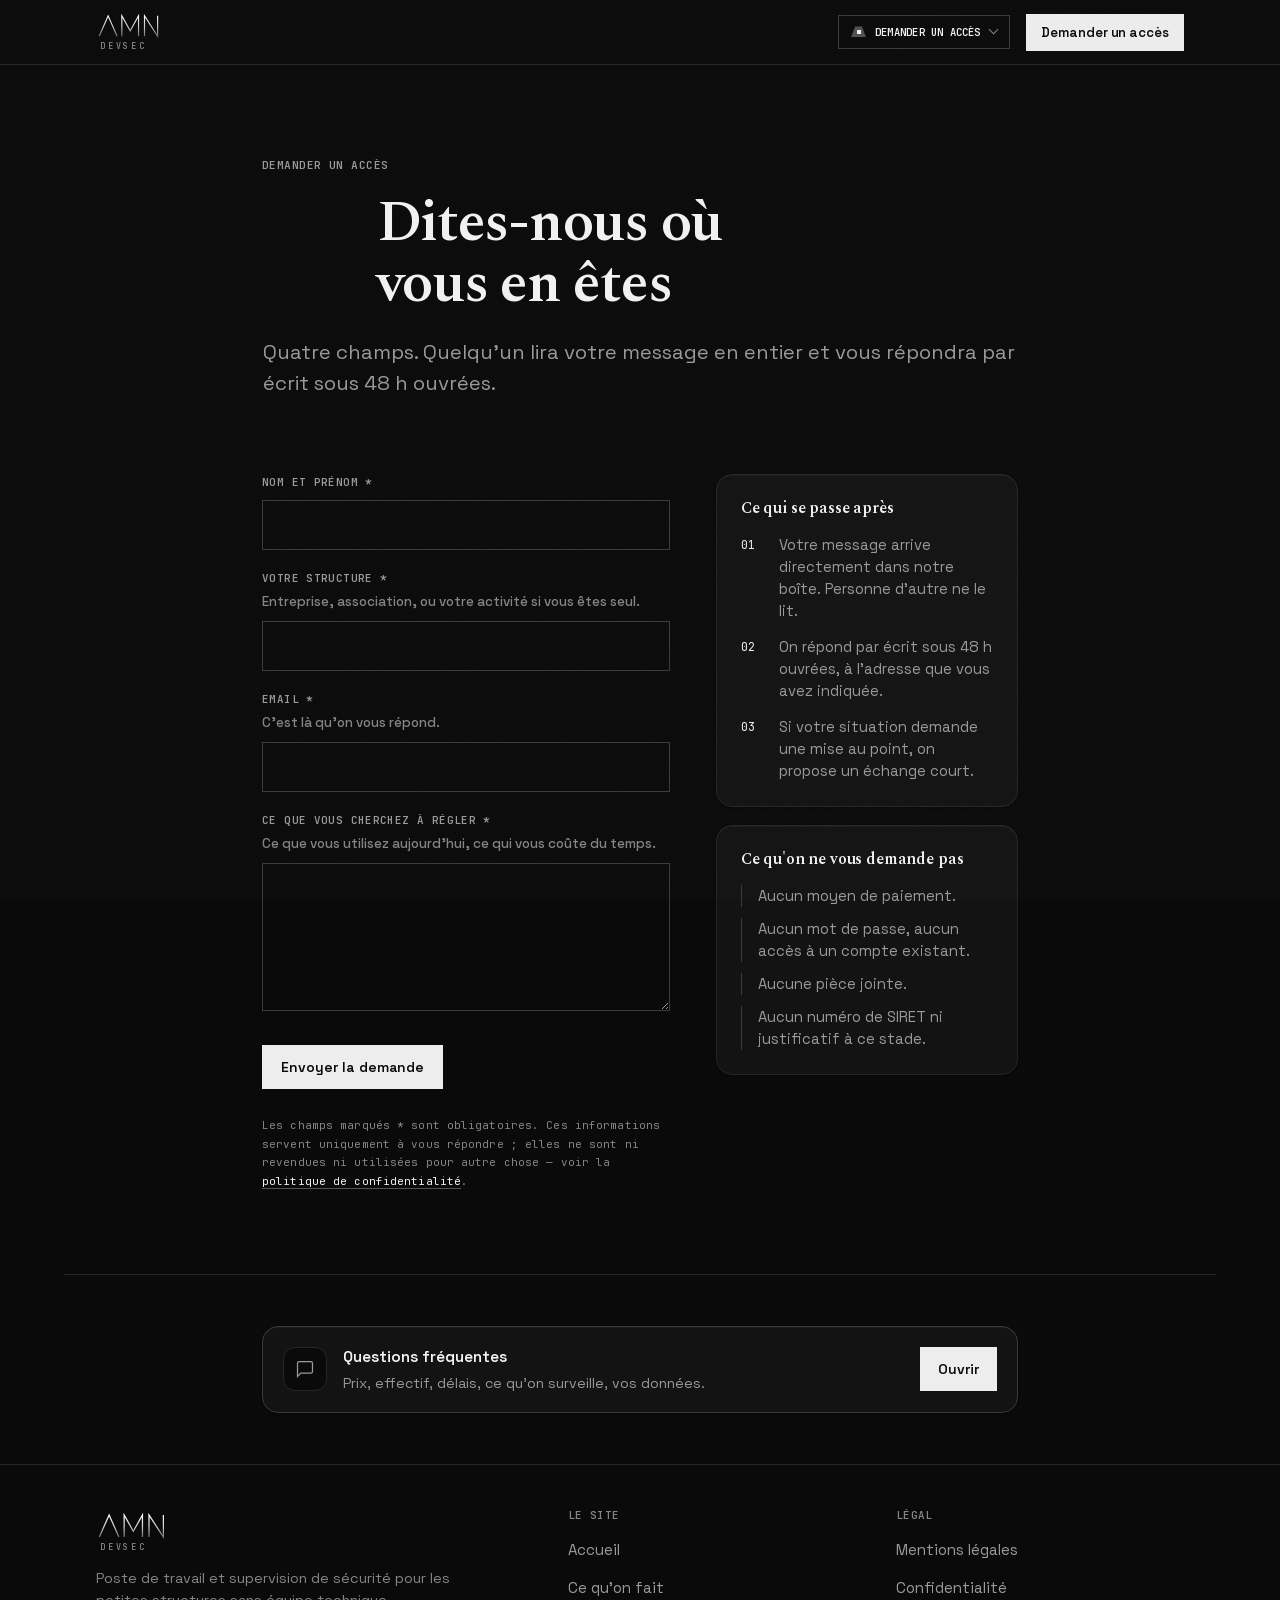
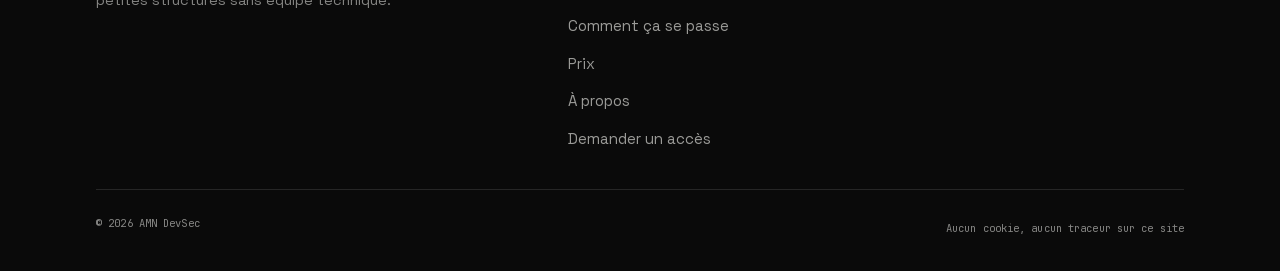
<file: contact.html>
<!doctype html>
<html lang="fr">
<head>
<meta charset="utf-8">
<meta name="viewport" content="width=device-width, initial-scale=1">
<title>Demander un accès — AMN DevSec</title>
<meta name="description" content="Quatre champs, deux minutes. Chaque demande est lue par quelqu'un et reçoit une réponse écrite sous 48 h ouvrées. Aucun paiement, aucun mot de passe demandé.">
<link rel="canonical" href="https://amn-devsec.example/contact">
<meta name="robots" content="noindex,nofollow">
<meta name="theme-color" content="#0a0a0a">
<meta property="og:type" content="website">
<meta property="og:site_name" content="AMN DevSec">
<meta property="og:locale" content="fr_FR">
<meta property="og:title" content="Demander un accès — AMN DevSec">
<meta property="og:description" content="Quatre champs, deux minutes. Réponse écrite sous 48 h ouvrées, y compris quand la réponse est non.">
<meta property="og:url" content="https://amn-devsec.example/contact">
<meta property="og:image" content="https://amn-devsec.example/assets/og.png">
<meta property="og:image:width" content="1200">
<meta property="og:image:height" content="630">
<meta property="og:image:alt" content="AMN DevSec — supervision et gestion d'activité">
<meta name="twitter:card" content="summary_large_image">
<link rel="icon" href="/assets/favicon-32.png" sizes="32x32" type="image/png">
<link rel="apple-touch-icon" href="/assets/apple-touch-icon.png">
<!-- TROIS polices préchargées : Spectral d'abord (elle porte le titre,
     donc le plus grand contenu affiché), puis Space Grotesk et
     JetBrains Mono, toutes deux présentes dès le premier écran.

     Le préchargement de la mono a été remis en question maintenant que
     la capture du produit dispute la bande passante : le retirer libère
     28 Ko et gagne 43 ms de LCP, mais coûte 131 ms de premier affichage
     et 87 ms de blocage. Il reste. Mesuré, pas supposé — voir
     scripts/mesurer-lighthouse.mjs. -->
<link rel="preload" as="font" type="font/woff2" href="/assets/fonts/spectral-600-latin.woff2" crossorigin>
<link rel="preload" as="font" type="font/woff2" href="/assets/fonts/space-grotesk-400700-latin.woff2" crossorigin>
<link rel="preload" as="font" type="font/woff2" href="/assets/fonts/jetbrains-mono-400-latin.woff2" crossorigin>
<link rel="stylesheet" href="/assets/fonts.css">
<link rel="stylesheet" href="/site.css">
<script type="application/ld+json">{"@context":"https://schema.org","@type":"Organization","name":"AMN DevSec","url":"https://amn-devsec.example/","logo":"https://amn-devsec.example/assets/icon-512.png","description":"Poste de travail et supervision de sécurité pour PME et indépendants.","areaServed":"FR","contactPoint":{"@type":"ContactPoint","contactType":"sales","url":"https://amn-devsec.example/contact","availableLanguage":["fr"]}}</script>
</head>
<body>
<a class="skip" href="#main">Aller au contenu</a>

<header class="hdr">
  <div class="wrap hdr-in">
    <a class="logo" href="/" aria-label="AMN DevSec — accueil">
      <img class="logo-mark" src="/assets/logo.svg" alt="" width="104" height="40">
      <span class="logo-sub">DEVSEC</span>
    </a>

    <details class="console">
      <summary aria-label="Ouvrir la navigation. Vous êtes sur : Contact — Demander un accès">
        <span class="console-glyph" aria-hidden="true"><i></i></span>
        <span class="console-val">Demander un accès</span>
        <span class="console-val-mini">Contact</span>
        <span class="console-chev" aria-hidden="true"></span>
      </summary>
      <div class="console-panel">
        <span class="console-sol" aria-hidden="true"></span>
        <span class="console-halo" aria-hidden="true"></span>
        <span class="console-balai" aria-hidden="true"></span>
        <div class="console-scene">
          <p class="console-tag mono">Sommaire du dossier</p>
          <p class="sommaire-tete">six feuillets, partie A remplie par AMN</p>
          <ul class="plaques">
          <li><a class="plaque arrondi" href="/">
            <span class="plaque-n">01</span>
            <span class="plaque-nom">Accueil</span>
            <span class="plaque-txt">Le poste de travail et la supervision, en une page.</span>
          </a></li>
          <li><a class="plaque arrondi" href="/service">
            <span class="plaque-n">02</span>
            <span class="plaque-nom">Ce qu'on fait</span>
            <span class="plaque-txt">Les onze modules livrés, et ce qu’on surveille derrière.</span>
          </a></li>
          <li><a class="plaque arrondi" href="/methode">
            <span class="plaque-n">03</span>
            <span class="plaque-nom">Comment ça se passe</span>
            <span class="plaque-txt">De votre message à votre premier jour de travail.</span>
          </a></li>
          <li><a class="plaque arrondi" href="/prix">
            <span class="plaque-n">04</span>
            <span class="plaque-nom">Prix</span>
            <span class="plaque-txt">Quatre forfaits, un chiffre net pour chacun.</span>
          </a></li>
          <li><a class="plaque arrondi" href="/a-propos">
            <span class="plaque-n">05</span>
            <span class="plaque-nom">À propos</span>
            <span class="plaque-txt">Qui opère, avec quelles limites annoncées.</span>
          </a></li>
          <li><a class="plaque arrondi" href="/contact" aria-current="page">
            <span class="plaque-n">06</span>
            <span class="plaque-nom">Demander un accès</span>
            <span class="plaque-txt">Quatre champs. Une réponse écrite sous 48 h ouvrées.</span>
          </a></li>
          </ul>
          <p class="console-pied mono-sm"><kbd>Échap</kbd> pour fermer</p>
        </div>
      </div>
    </details>

    <a class="btn btn-primary btn-sm hdr-cta" href="/contact" aria-current="page">Demander un accès</a>
  </div>
</header>

<main id="main" class="dossier">

  <section class="wrap hero">

    <p class="mono">Demander un accès</p>
    <h1>Dites-nous où vous en êtes</h1>
    <p class="lead">Quatre champs. Quelqu'un lira votre message en entier et vous répondra par écrit sous 48 h ouvrées.</p>
  </section>

  <section class="wrap section">

    <div class="form-grid">

      <div>
        <div class="msg msg-ok" id="form-ok" hidden role="status">
          <h2>C'est parti.</h2>
          <p>Votre demande est arrivée. Vous recevrez une réponse à l'adresse indiquée sous 48 h ouvrées.</p>
        </div>

        <div class="msg msg-err" id="form-err" hidden role="alert">
          <h2>L'envoi n'a pas abouti.</h2>
          <p id="form-err-text">Réessayez dans un instant.</p>
        </div>

        <!-- Pas de `novalidate` ici : sans JavaScript, c'est la validation
             native du navigateur qui prévient l'utilisateur. site.js la coupe
             au chargement pour prendre la main avec ses propres messages. -->
        <form id="contact-form" method="post" action="/api/contact">
          <!-- Temps passé sur la page, en millisecondes, posé par site.js au
               moment de l'envoi. Reste vide sans JavaScript : le contrôle est
               alors simplement ignoré côté serveur. -->
          <input type="hidden" name="dt" id="dt" value="">

          <!-- Piège à robots : un champ que personne ne voit et que personne
               n'atteint au clavier. Rempli = la demande n'est pas humaine. -->
          <div class="hp" aria-hidden="true">
            <label for="site_web">Ne pas remplir ce champ</label>
            <input type="text" id="site_web" name="site_web" tabindex="-1" autocomplete="off">
          </div>

          <p class="field">
            <label class="lbl" for="nom">Nom et prénom <span aria-hidden="true">*</span></label>
            <input type="text" id="nom" name="nom" required autocomplete="name" maxlength="120" spellcheck="false">
          </p>

          <p class="field">
            <label class="lbl" for="structure">Votre structure <span aria-hidden="true">*</span>
              <span class="hint">Entreprise, association, ou votre activité si vous êtes seul.</span>
            </label>
            <input type="text" id="structure" name="structure" required autocomplete="organization" maxlength="160">
          </p>

          <p class="field">
            <label class="lbl" for="email">Email <span aria-hidden="true">*</span>
              <span class="hint">C'est là qu'on vous répond.</span>
            </label>
            <input type="email" id="email" name="email" required autocomplete="email" maxlength="200" spellcheck="false" inputmode="email">
          </p>

          <p class="field">
            <label class="lbl" for="besoin">Ce que vous cherchez à régler <span aria-hidden="true">*</span>
              <span class="hint">Ce que vous utilisez aujourd'hui, ce qui vous coûte du temps.</span>
            </label>
            <textarea id="besoin" name="besoin" required maxlength="4000" minlength="10"></textarea>
          </p>

          <div class="form-foot">
            <p class="btn-row"><button type="submit" class="btn btn-primary" id="submit">Envoyer la demande</button></p>
            <p class="mono-sm">Les champs marqués <span aria-hidden="true">*</span> sont obligatoires. Ces informations servent uniquement à vous répondre&nbsp;; elles ne sont ni revendues ni utilisées pour autre chose — voir la <a href="/confidentialite">politique de confidentialité</a>.</p>
          </div>
        </form>
      </div>

      <aside>
        <div class="aside-panel arrondi">
          <h2>Ce qui se passe après</h2>
          <ol>
            <li>Votre message arrive directement dans notre boîte. Personne d'autre ne le lit.</li>
            <li>On répond par écrit sous 48 h ouvrées, à l'adresse que vous avez indiquée.</li>
            <li>Si votre situation demande une mise au point, on propose un échange court.</li>
          </ol>
        </div>

        <div class="aside-panel arrondi">
          <h2>Ce qu'on ne vous demande pas</h2>
          <ul>
            <li>Aucun moyen de paiement.</li>
            <li>Aucun mot de passe, aucun accès à un compte existant.</li>
            <li>Aucune pièce jointe.</li>
            <li>Aucun numéro de SIRET ni justificatif à ce stade.</li>
          </ul>
        </div>
      </aside>

    </div>
  </section>

  <section class="wrap section ajm-zone" aria-label="Questions fréquentes">
  <!-- ==================================================================
       ASSISTANT À RÉPONSES PRÉPARÉES
       ==================================================================
       Aucun modèle de langage derrière, aucun appel réseau, aucun coût.
       Des réponses écrites à la main dans site.js, choisies par mots-
       clés. Ce qui n'est pas prévu renvoie au formulaire — jamais une
       réponse improvisée qui ressemblerait à un engagement sur un prix,
       un délai ou une garantie.

       Sans JavaScript, le formulaire part vers /contact et un message le
       dit. On ne laisse pas un champ qui a l'air de marcher.
       ================================================================== -->
  <details class="ajm">
    <summary class="ajm-invite">
      <span class="ajm-ico" aria-hidden="true">
        <svg viewBox="0 0 24 24" fill="none" stroke="currentColor" stroke-width="1.5" width="20" height="20"><path d="M21 15a2 2 0 0 1-2 2H7l-4 4V5a2 2 0 0 1 2-2h14a2 2 0 0 1 2 2z"/></svg>
      </span>
      <span class="ajm-invite-txt">
        <b>Questions fréquentes</b>
        <span class="ajm-invite-p">Prix, effectif, délais, ce qu'on surveille, vos données.</span>
      </span>
      <span class="ajm-invite-btn"><span class="ajm-ferme">Ouvrir</span><span class="ajm-ouvert">Fermer</span></span>
    </summary>
    <div class="ajm-panel">
      <p class="ajm-tete">Si votre question n'est pas traitée ici, écrivez-nous.</p>
      <div class="ajm-fil" role="log" aria-live="polite" aria-label="Conversation" tabindex="0">
        <p class="ajm-bulle ajm-bulle--lui">Tapez un mot-clé : prix, effectif, délais, supervision, données, accès.</p>
      </div>
      <form class="ajm-form" action="/contact" method="get">
        <label class="hp" for="ajm-q">Votre question</label>
        <input type="text" id="ajm-q" name="q" autocomplete="off" placeholder="Votre question…" maxlength="300">
        <button type="submit">Demander</button>
      </form>
      <p class="ajm-sansjs">Sans JavaScript, ce champ vous emmène au <a href="/contact">formulaire</a>.</p>
    </div>
  </details>
  </section>

</main>

<footer class="ftr">
  <div class="wrap">
    <div class="ftr-grid">
      <div class="ftr-about">
        <span class="logo">
          <img class="logo-mark" src="/assets/logo.svg" alt="AMN DevSec" width="104" height="40">
          <span class="logo-sub">DEVSEC</span>
        </span>
        <p>Poste de travail et supervision de sécurité pour les petites structures sans équipe technique.</p>
      </div>
      <div>
        <h2>Le site</h2>
        <ul>
          <li><a href="/">Accueil</a></li>
          <li><a href="/service">Ce qu'on fait</a></li>
          <li><a href="/methode">Comment ça se passe</a></li>
          <li><a href="/prix">Prix</a></li>
          <li><a href="/a-propos">À propos</a></li>
          <li><a href="/contact">Demander un accès</a></li>
        </ul>
      </div>
      <div>
        <h2>Légal</h2>
        <ul>
          <li><a href="/mentions-legales">Mentions légales</a></li>
          <li><a href="/confidentialite">Confidentialité</a></li>
        </ul>
      </div>
    </div>
    <div class="ftr-bottom">
      <p>© 2026 AMN DevSec</p>
      <p>Aucun cookie, aucun traceur sur ce site</p>
    </div>
  </div>
</footer>


<script src="/site.js" defer></script>
</body>
</html>
</file>
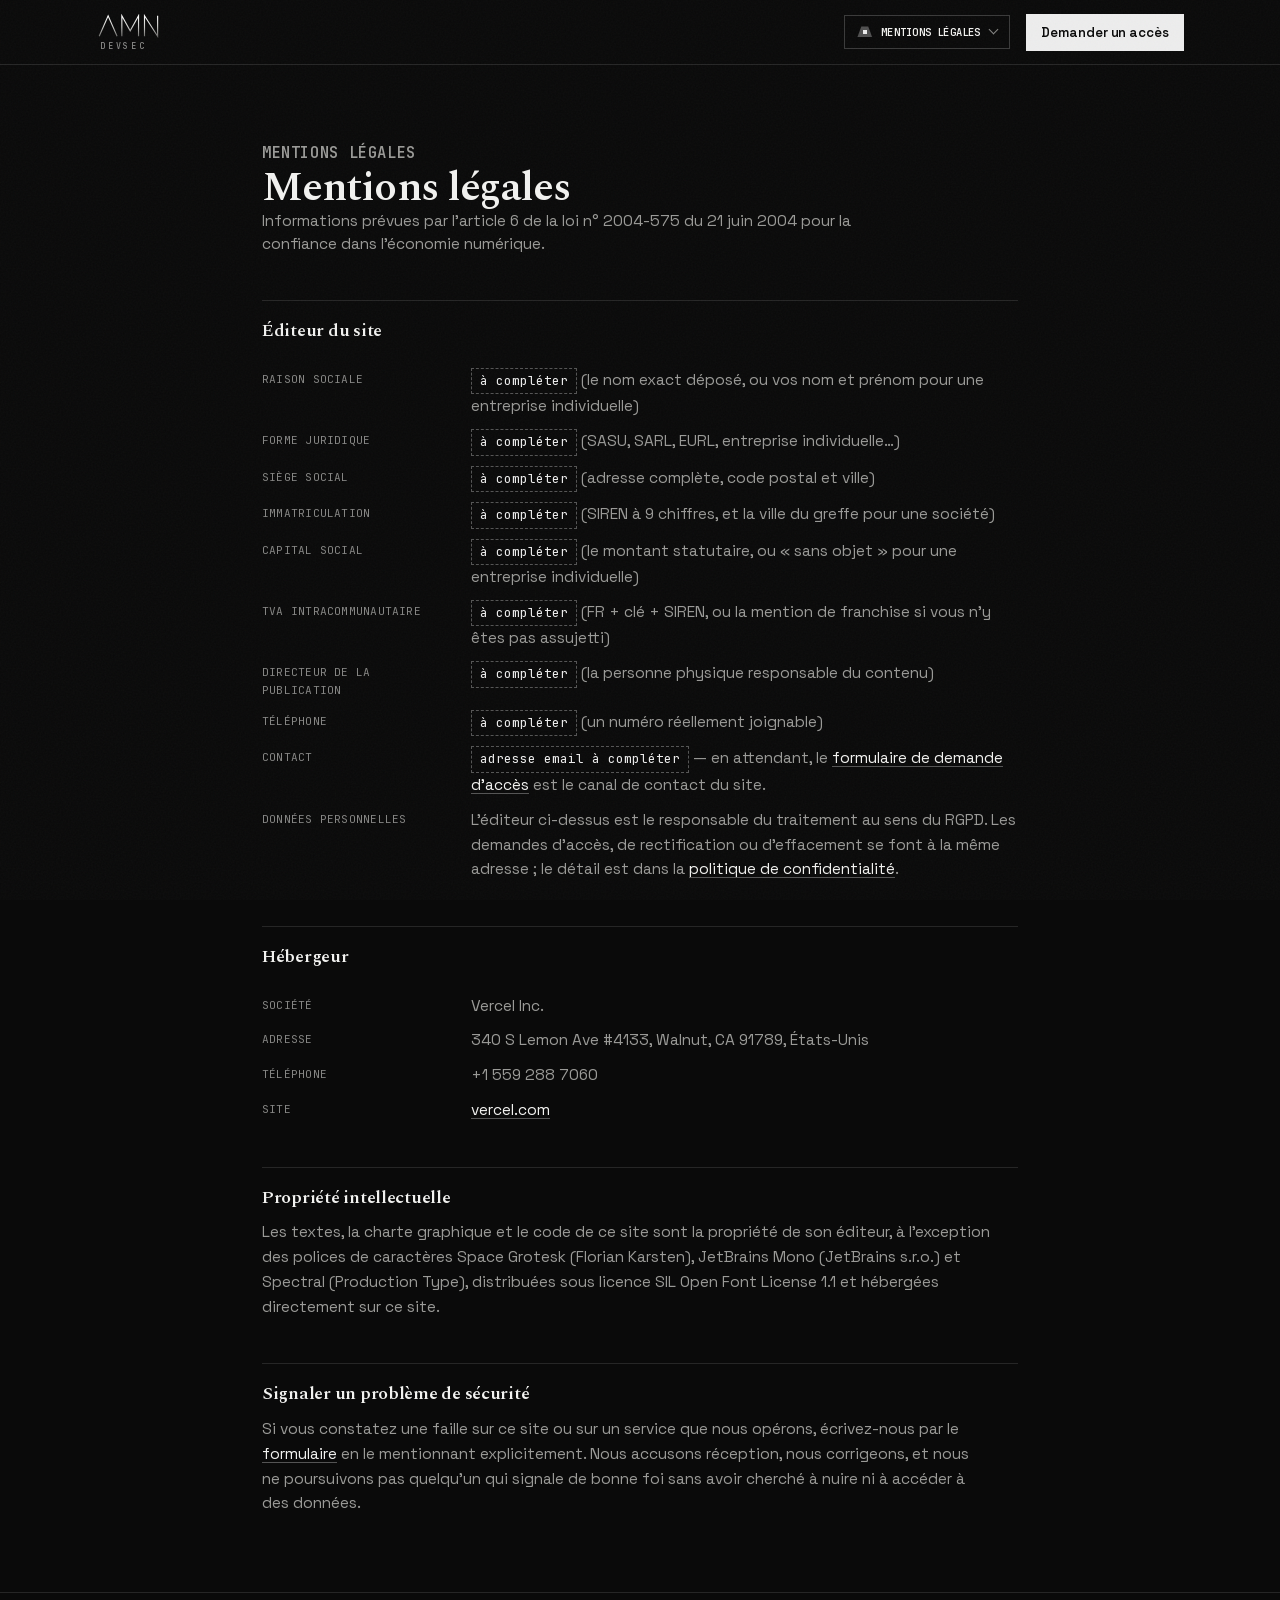
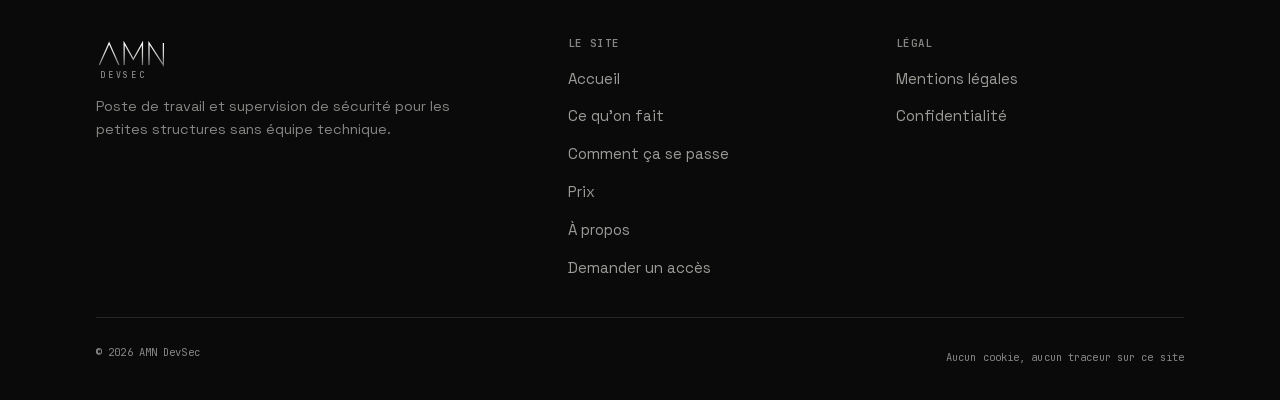
<file: mentions-legales.html>
<!doctype html>
<html lang="fr">
<head>
<meta charset="utf-8">
<meta name="viewport" content="width=device-width, initial-scale=1">
<title>Mentions légales — AMN DevSec</title>
<meta name="description" content="Mentions légales du site AMN DevSec : éditeur, directeur de la publication, hébergeur.">
<link rel="canonical" href="https://amn-devsec.example/mentions-legales">
<meta name="robots" content="noindex,nofollow">
<meta name="theme-color" content="#0a0a0a">
<meta property="og:type" content="website">
<meta property="og:site_name" content="AMN DevSec">
<meta property="og:locale" content="fr_FR">
<meta property="og:title" content="Mentions légales — AMN DevSec">
<meta property="og:description" content="Éditeur, directeur de la publication, hébergeur du site AMN DevSec.">
<meta property="og:url" content="https://amn-devsec.example/mentions-legales">
<meta property="og:image" content="https://amn-devsec.example/assets/og.png">
<meta property="og:image:width" content="1200">
<meta property="og:image:height" content="630">
<meta property="og:image:alt" content="AMN DevSec — supervision et gestion d'activité">
<meta name="twitter:card" content="summary_large_image">
<link rel="icon" href="/assets/favicon-32.png" sizes="32x32" type="image/png">
<link rel="apple-touch-icon" href="/assets/apple-touch-icon.png">
<!-- TROIS polices préchargées : Spectral d'abord (elle porte le titre,
     donc le plus grand contenu affiché), puis Space Grotesk et
     JetBrains Mono, toutes deux présentes dès le premier écran.

     Le préchargement de la mono a été remis en question maintenant que
     la capture du produit dispute la bande passante : le retirer libère
     28 Ko et gagne 43 ms de LCP, mais coûte 131 ms de premier affichage
     et 87 ms de blocage. Il reste. Mesuré, pas supposé — voir
     scripts/mesurer-lighthouse.mjs. -->
<link rel="preload" as="font" type="font/woff2" href="/assets/fonts/spectral-600-latin.woff2" crossorigin>
<link rel="preload" as="font" type="font/woff2" href="/assets/fonts/space-grotesk-400700-latin.woff2" crossorigin>
<link rel="preload" as="font" type="font/woff2" href="/assets/fonts/jetbrains-mono-400-latin.woff2" crossorigin>
<link rel="stylesheet" href="/assets/fonts.css">
<link rel="stylesheet" href="/site.css">
<script type="application/ld+json">{"@context":"https://schema.org","@type":"Organization","name":"AMN DevSec","url":"https://amn-devsec.example/","logo":"https://amn-devsec.example/assets/icon-512.png","description":"Poste de travail et supervision de sécurité pour PME et indépendants.","areaServed":"FR","contactPoint":{"@type":"ContactPoint","contactType":"sales","url":"https://amn-devsec.example/contact","availableLanguage":["fr"]}}</script>
</head>
<body>
<a class="skip" href="#main">Aller au contenu</a>

<header class="hdr">
  <div class="wrap hdr-in">
    <a class="logo" href="/" aria-label="AMN DevSec — accueil">
      <img class="logo-mark" src="/assets/logo.svg" alt="" width="104" height="40">
      <span class="logo-sub">DEVSEC</span>
    </a>

    <details class="console">
      <summary aria-label="Ouvrir la navigation. Vous êtes sur : Mentions — Mentions légales">
        <span class="console-glyph" aria-hidden="true"><i></i></span>
        <span class="console-val">Mentions légales</span>
        <span class="console-val-mini">Mentions</span>
        <span class="console-chev" aria-hidden="true"></span>
      </summary>
      <div class="console-panel">
        <span class="console-sol" aria-hidden="true"></span>
        <span class="console-halo" aria-hidden="true"></span>
        <span class="console-balai" aria-hidden="true"></span>
        <div class="console-scene">
          <p class="console-tag mono">Sommaire du dossier</p>
          <p class="sommaire-tete">six feuillets, partie A remplie par AMN</p>
          <ul class="plaques">
          <li><a class="plaque arrondi" href="/">
            <span class="plaque-n">01</span>
            <span class="plaque-nom">Accueil</span>
            <span class="plaque-txt">Le poste de travail et la supervision, en une page.</span>
          </a></li>
          <li><a class="plaque arrondi" href="/service">
            <span class="plaque-n">02</span>
            <span class="plaque-nom">Ce qu'on fait</span>
            <span class="plaque-txt">Les onze modules livrés, et ce qu’on surveille derrière.</span>
          </a></li>
          <li><a class="plaque arrondi" href="/methode">
            <span class="plaque-n">03</span>
            <span class="plaque-nom">Comment ça se passe</span>
            <span class="plaque-txt">De votre message à votre premier jour de travail.</span>
          </a></li>
          <li><a class="plaque arrondi" href="/prix">
            <span class="plaque-n">04</span>
            <span class="plaque-nom">Prix</span>
            <span class="plaque-txt">Quatre forfaits, un chiffre net pour chacun.</span>
          </a></li>
          <li><a class="plaque arrondi" href="/a-propos">
            <span class="plaque-n">05</span>
            <span class="plaque-nom">À propos</span>
            <span class="plaque-txt">Qui opère, avec quelles limites annoncées.</span>
          </a></li>
          <li><a class="plaque arrondi" href="/contact">
            <span class="plaque-n">06</span>
            <span class="plaque-nom">Demander un accès</span>
            <span class="plaque-txt">Quatre champs. Une réponse écrite sous 48 h ouvrées.</span>
          </a></li>
          </ul>
          <p class="console-pied mono-sm"><kbd>Échap</kbd> pour fermer</p>
        </div>
      </div>
    </details>

    <a class="btn btn-primary btn-sm hdr-cta" href="/contact">Demander un accès</a>
  </div>
</header>

<main id="main" class="dossier">
  <section class="wrap legal">

    <p class="mono">Mentions légales</p>
    <h1>Mentions légales</h1>
    <p class="lead">Informations prévues par l'article 6 de la loi n°&nbsp;2004-575 du 21 juin 2004 pour la confiance dans l'économie numérique.</p>

    <!-- ⚠️ NE PAS REMPLIR CETTE PAGE À LA MAIN.
         Les valeurs vivent dans identite.json, à la racine, et sont posées
         ici par :  node scripts/definir-identite.mjs --ecrire
         Le script vérifie ce qu'il écrit — clé de contrôle du SIREN, cohérence
         du numéro de TVA avec ce SIREN, champs exigés selon la forme juridique.
         Écrit à la main, un SIREN faux passerait sans que rien ne le voie.

         Tant que les marqueurs .todo sont là, le site n'est pas conforme :
         c'est une obligation légale, et un gabarit visible en production est
         le premier signal de négligence pour un studio qui vend de la rigueur.
         scripts/verifier-avant-mise-en-ligne.mjs les détecte, les tolère en
         préversion et les REFUSE dès que le site devient indexable. -->

    <h2>Éditeur du site</h2>
    <dl>
      <dt>Raison sociale</dt><dd data-champ="raisonSociale"><span class="todo">à compléter</span> (le nom exact déposé, ou vos nom et prénom pour une entreprise individuelle)</dd>
      <dt>Forme juridique</dt><dd data-champ="forme"><span class="todo">à compléter</span> (SASU, SARL, EURL, entreprise individuelle…)</dd>
      <dt>Siège social</dt><dd data-champ="siege"><span class="todo">à compléter</span> (adresse complète, code postal et ville)</dd>
      <dt>Immatriculation</dt><dd data-champ="immatriculation"><span class="todo">à compléter</span> (SIREN à 9 chiffres, et la ville du greffe pour une société)</dd>
      <dt>Capital social</dt><dd data-champ="capital"><span class="todo">à compléter</span> (le montant statutaire, ou « sans objet » pour une entreprise individuelle)</dd>
      <dt>TVA intracommunautaire</dt><dd data-champ="tva"><span class="todo">à compléter</span> (FR + clé + SIREN, ou la mention de franchise si vous n'y êtes pas assujetti)</dd>
      <dt>Directeur de la publication</dt><dd data-champ="directeurPublication"><span class="todo">à compléter</span> (la personne physique responsable du contenu)</dd>
      <dt>Téléphone</dt><dd data-champ="telephone"><span class="todo">à compléter</span> (un numéro réellement joignable)</dd>
      <dt>Contact</dt><dd data-champ="email"><span class="todo">adresse email à compléter</span> — en attendant, le <a href="/contact">formulaire de demande d'accès</a> est le canal de contact du site.</dd>
      <dt>Données personnelles</dt><dd>L'éditeur ci-dessus est le responsable du traitement au sens du RGPD. Les demandes d'accès, de rectification ou d'effacement se font à la même adresse&nbsp;; le détail est dans la <a href="/confidentialite">politique de confidentialité</a>.</dd>
    </dl>

    <h2>Hébergeur</h2>
    <dl>
      <dt>Société</dt><dd>Vercel Inc.</dd>
      <dt>Adresse</dt><dd>340 S Lemon Ave #4133, Walnut, CA 91789, États-Unis</dd>
      <dt>Téléphone</dt><dd>+1 559 288 7060</dd>
      <dt>Site</dt><dd><a href="https://vercel.com" rel="noopener nofollow">vercel.com</a></dd>
    </dl>

    <h2>Propriété intellectuelle</h2>
    <div class="prose">
      <p>Les textes, la charte graphique et le code de ce site sont la propriété de son éditeur, à l'exception des polices de caractères Space Grotesk (Florian Karsten), JetBrains Mono (JetBrains s.r.o.) et Spectral (Production Type), distribuées sous licence SIL Open Font License 1.1 et hébergées directement sur ce site.</p>
    </div>

    <h2>Signaler un problème de sécurité</h2>
    <div class="prose">
      <p>Si vous constatez une faille sur ce site ou sur un service que nous opérons, écrivez-nous par le <a href="/contact">formulaire</a> en le mentionnant explicitement. Nous accusons réception, nous corrigeons, et nous ne poursuivons pas quelqu'un qui signale de bonne foi sans avoir cherché à nuire ni à accéder à des données.</p>
    </div>
  </section>

</main>

<footer class="ftr">
  <div class="wrap">
    <div class="ftr-grid">
      <div class="ftr-about">
        <span class="logo">
          <img class="logo-mark" src="/assets/logo.svg" alt="AMN DevSec" width="104" height="40">
          <span class="logo-sub">DEVSEC</span>
        </span>
        <p>Poste de travail et supervision de sécurité pour les petites structures sans équipe technique.</p>
      </div>
      <div>
        <h2>Le site</h2>
        <ul>
          <li><a href="/">Accueil</a></li>
          <li><a href="/service">Ce qu'on fait</a></li>
          <li><a href="/methode">Comment ça se passe</a></li>
          <li><a href="/prix">Prix</a></li>
          <li><a href="/a-propos">À propos</a></li>
          <li><a href="/contact">Demander un accès</a></li>
        </ul>
      </div>
      <div>
        <h2>Légal</h2>
        <ul>
          <li><a href="/mentions-legales">Mentions légales</a></li>
          <li><a href="/confidentialite">Confidentialité</a></li>
        </ul>
      </div>
    </div>
    <div class="ftr-bottom">
      <p>© 2026 AMN DevSec</p>
      <p>Aucun cookie, aucun traceur sur ce site</p>
    </div>
  </div>
</footer>


<script src="/site.js" defer></script>
</body>
</html>
</file>
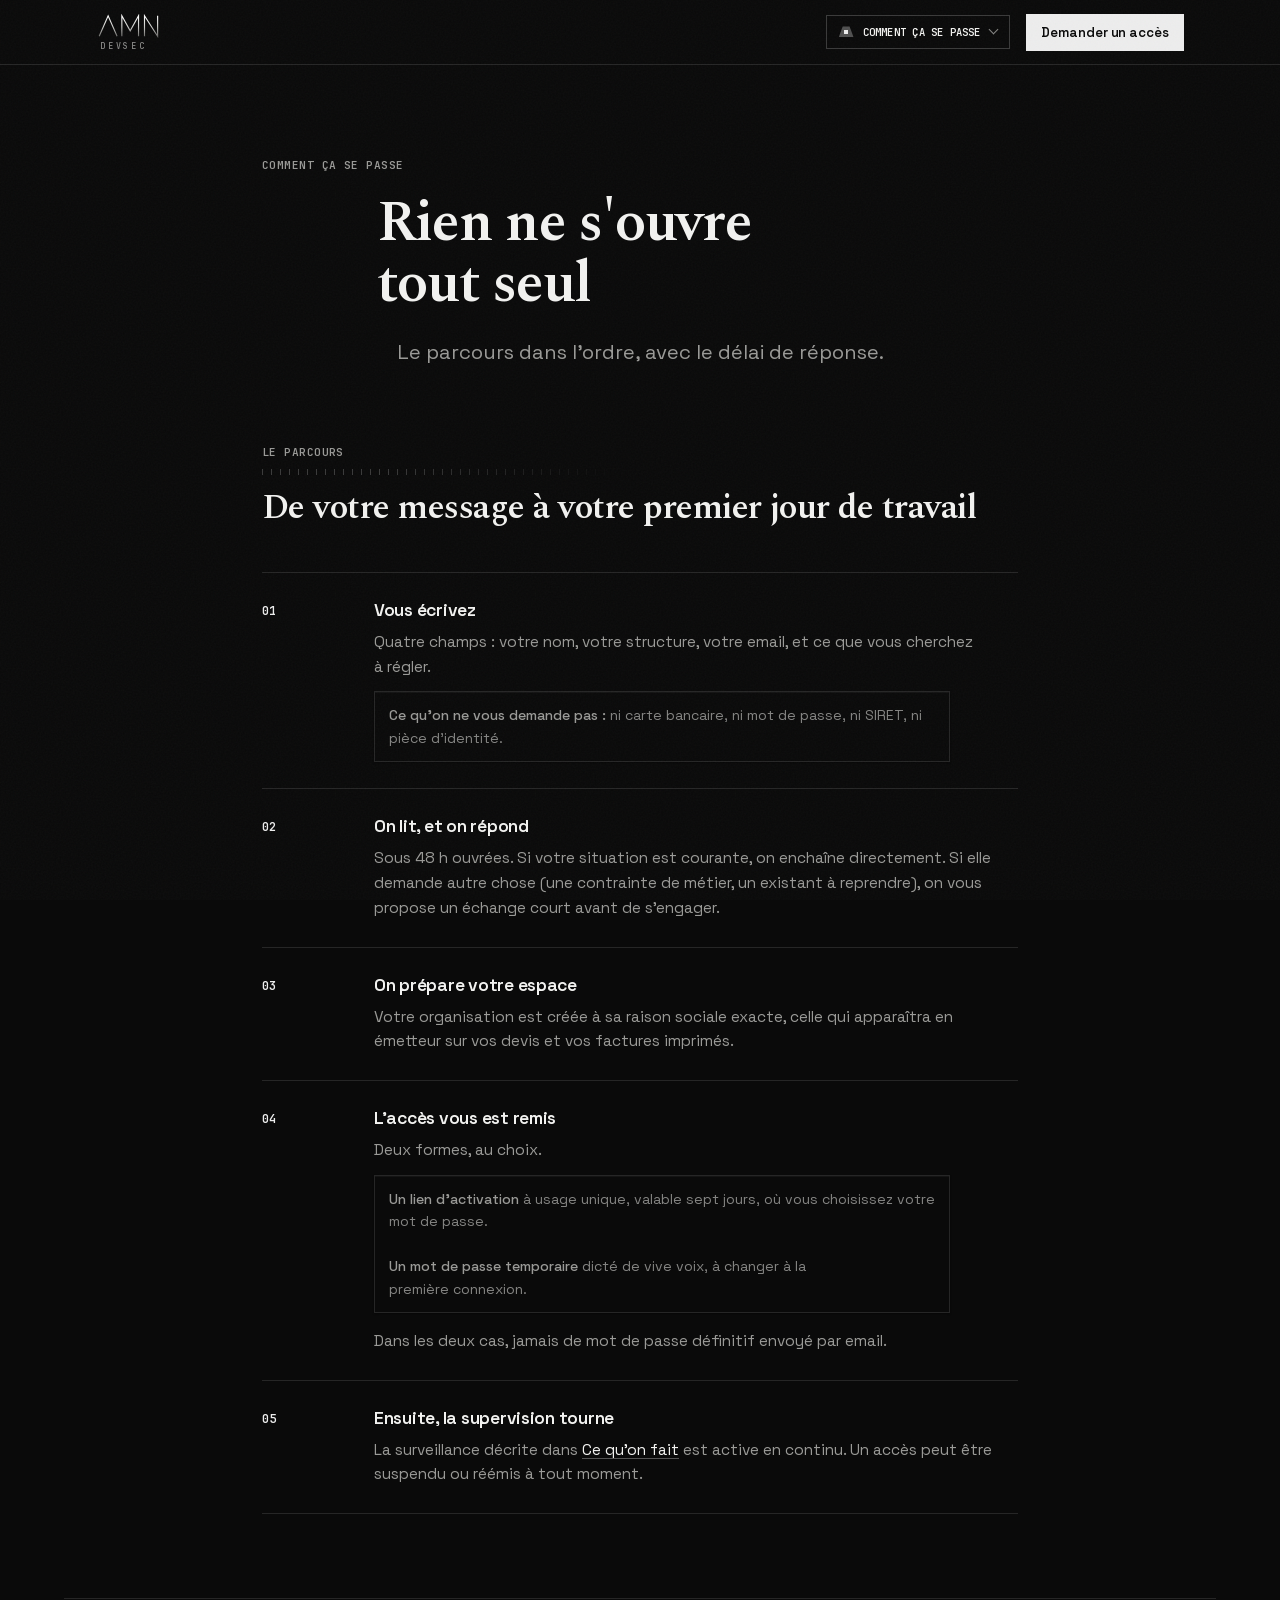
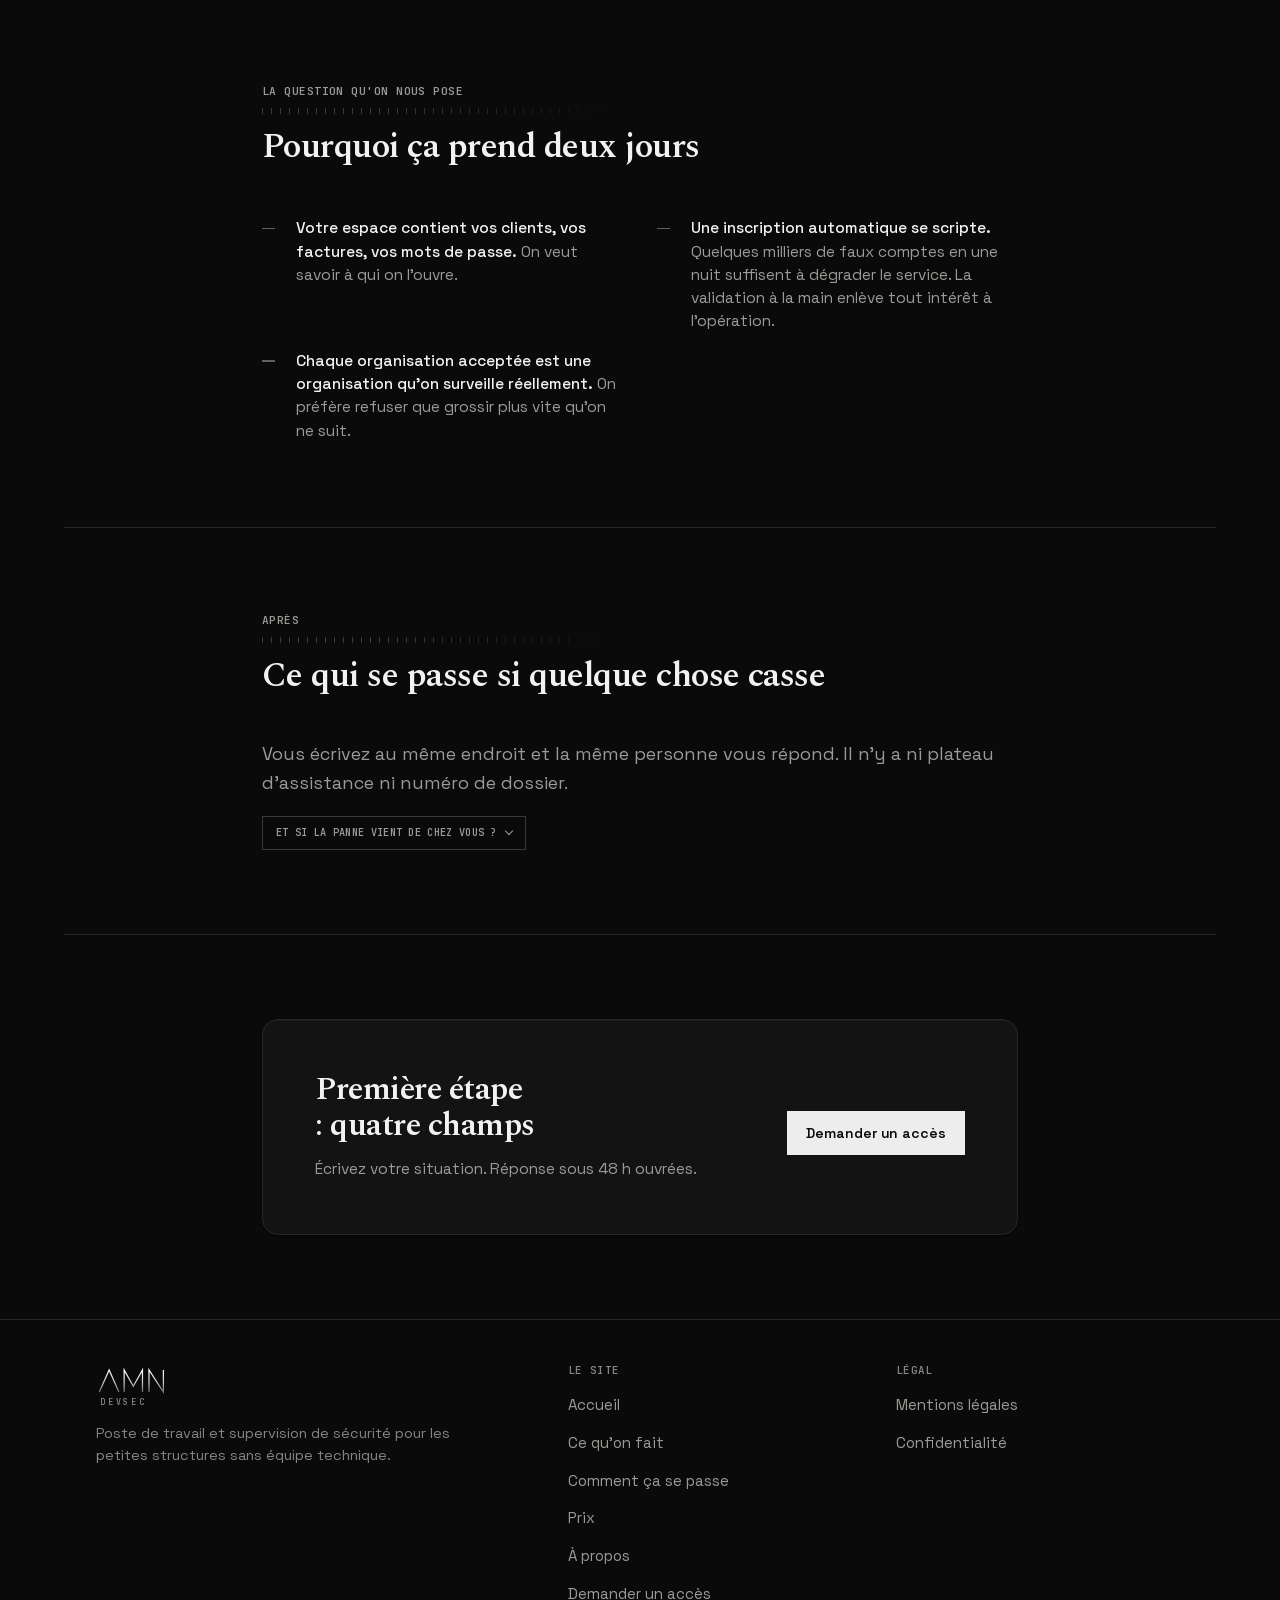
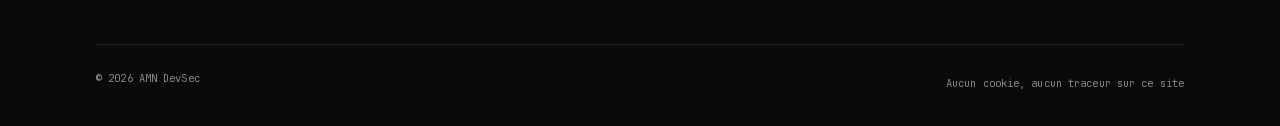
<file: methode.html>
<!doctype html>
<html lang="fr">
<head>
<meta charset="utf-8">
<meta name="viewport" content="width=device-width, initial-scale=1">
<title>Comment ça se passe — AMN DevSec</title>
<meta name="description" content="Une demande écrite, une réponse humaine sous 48 h ouvrées, un espace préparé à votre nom, un accès remis en main propre. Aucune ouverture automatique.">
<link rel="canonical" href="https://amn-devsec.example/methode">
<meta name="robots" content="noindex,nofollow">
<meta name="theme-color" content="#0a0a0a">
<meta property="og:type" content="website">
<meta property="og:site_name" content="AMN DevSec">
<meta property="og:locale" content="fr_FR">
<meta property="og:title" content="Comment ça se passe — AMN DevSec">
<meta property="og:description" content="Demande écrite, réponse humaine, espace préparé à votre nom, accès remis de façon sécurisée. Pourquoi ce n'est pas instantané, et pourquoi c'est voulu.">
<meta property="og:url" content="https://amn-devsec.example/methode">
<meta property="og:image" content="https://amn-devsec.example/assets/og.png">
<meta property="og:image:width" content="1200">
<meta property="og:image:height" content="630">
<meta property="og:image:alt" content="AMN DevSec — supervision et gestion d'activité">
<meta name="twitter:card" content="summary_large_image">
<link rel="icon" href="/assets/favicon-32.png" sizes="32x32" type="image/png">
<link rel="apple-touch-icon" href="/assets/apple-touch-icon.png">
<!-- TROIS polices préchargées : Spectral d'abord (elle porte le titre,
     donc le plus grand contenu affiché), puis Space Grotesk et
     JetBrains Mono, toutes deux présentes dès le premier écran.

     Le préchargement de la mono a été remis en question maintenant que
     la capture du produit dispute la bande passante : le retirer libère
     28 Ko et gagne 43 ms de LCP, mais coûte 131 ms de premier affichage
     et 87 ms de blocage. Il reste. Mesuré, pas supposé — voir
     scripts/mesurer-lighthouse.mjs. -->
<link rel="preload" as="font" type="font/woff2" href="/assets/fonts/spectral-600-latin.woff2" crossorigin>
<link rel="preload" as="font" type="font/woff2" href="/assets/fonts/space-grotesk-400700-latin.woff2" crossorigin>
<link rel="preload" as="font" type="font/woff2" href="/assets/fonts/jetbrains-mono-400-latin.woff2" crossorigin>
<link rel="stylesheet" href="/assets/fonts.css">
<link rel="stylesheet" href="/site.css">
<script type="application/ld+json">{"@context":"https://schema.org","@type":"Organization","name":"AMN DevSec","url":"https://amn-devsec.example/","logo":"https://amn-devsec.example/assets/icon-512.png","description":"Poste de travail et supervision de sécurité pour PME et indépendants.","areaServed":"FR","contactPoint":{"@type":"ContactPoint","contactType":"sales","url":"https://amn-devsec.example/contact","availableLanguage":["fr"]}}</script>
</head>
<body>
<a class="skip" href="#main">Aller au contenu</a>

<header class="hdr">
  <div class="wrap hdr-in">
    <a class="logo" href="/" aria-label="AMN DevSec — accueil">
      <img class="logo-mark" src="/assets/logo.svg" alt="" width="104" height="40">
      <span class="logo-sub">DEVSEC</span>
    </a>

    <details class="console">
      <summary aria-label="Ouvrir la navigation. Vous êtes sur : Méthode — Comment ça se passe">
        <span class="console-glyph" aria-hidden="true"><i></i></span>
        <span class="console-val">Comment ça se passe</span>
        <span class="console-val-mini">Méthode</span>
        <span class="console-chev" aria-hidden="true"></span>
      </summary>
      <div class="console-panel">
        <span class="console-sol" aria-hidden="true"></span>
        <span class="console-halo" aria-hidden="true"></span>
        <span class="console-balai" aria-hidden="true"></span>
        <div class="console-scene">
          <p class="console-tag mono">Sommaire du dossier</p>
          <p class="sommaire-tete">six feuillets, partie A remplie par AMN</p>
          <ul class="plaques">
          <li><a class="plaque arrondi" href="/">
            <span class="plaque-n">01</span>
            <span class="plaque-nom">Accueil</span>
            <span class="plaque-txt">Le poste de travail et la supervision, en une page.</span>
          </a></li>
          <li><a class="plaque arrondi" href="/service">
            <span class="plaque-n">02</span>
            <span class="plaque-nom">Ce qu'on fait</span>
            <span class="plaque-txt">Les onze modules livrés, et ce qu’on surveille derrière.</span>
          </a></li>
          <li><a class="plaque arrondi" href="/methode" aria-current="page">
            <span class="plaque-n">03</span>
            <span class="plaque-nom">Comment ça se passe</span>
            <span class="plaque-txt">De votre message à votre premier jour de travail.</span>
          </a></li>
          <li><a class="plaque arrondi" href="/prix">
            <span class="plaque-n">04</span>
            <span class="plaque-nom">Prix</span>
            <span class="plaque-txt">Quatre forfaits, un chiffre net pour chacun.</span>
          </a></li>
          <li><a class="plaque arrondi" href="/a-propos">
            <span class="plaque-n">05</span>
            <span class="plaque-nom">À propos</span>
            <span class="plaque-txt">Qui opère, avec quelles limites annoncées.</span>
          </a></li>
          <li><a class="plaque arrondi" href="/contact">
            <span class="plaque-n">06</span>
            <span class="plaque-nom">Demander un accès</span>
            <span class="plaque-txt">Quatre champs. Une réponse écrite sous 48 h ouvrées.</span>
          </a></li>
          </ul>
          <p class="console-pied mono-sm"><kbd>Échap</kbd> pour fermer</p>
        </div>
      </div>
    </details>

    <a class="btn btn-primary btn-sm hdr-cta" href="/contact">Demander un accès</a>
  </div>
</header>

<main id="main" class="dossier">

  <nav class="rail" aria-label="Sections de cette page">
    <ol>
      <li><a href="#debut">01<span class="rail-lbl">Le sujet</span></a></li>
      <li><a href="#parcours">02<span class="rail-lbl">Le parcours</span></a></li>
      <li><a href="#delai">03<span class="rail-lbl">Pourquoi ce délai</span></a></li>
      <li><a href="#apres">04<span class="rail-lbl">Si quelque chose casse</span></a></li>
      <li><a href="#acces">05<span class="rail-lbl">Demander un accès</span></a></li>
    </ol>
  </nav>

  <section class="wrap hero" id="debut">

    <p class="mono">Comment ça se passe</p>
    <h1>Rien ne s'ouvre tout seul</h1>
    <p class="lead">Le parcours dans l'ordre, avec le délai de réponse.</p>
  </section>

  <section class="wrap section" id="parcours">

    <div class="sec-head">
      <span class="mono">Le parcours</span>
      <h2>De votre message à votre premier jour de travail</h2>
    </div>

    <ol class="steps">
      <li>
        <span class="n">01</span>
        <div>
          <h3>Vous écrivez</h3>
          <p>Quatre champs : votre nom, votre structure, votre email, et ce que vous cherchez à régler.</p>
          <p class="aside"><b>Ce qu'on ne vous demande pas :</b> ni carte bancaire, ni mot de passe, ni SIRET, ni pièce d'identité.</p>
        </div>
      </li>
      <li>
        <span class="n">02</span>
        <div>
          <h3>On lit, et on répond</h3>
          <p>Sous 48 h ouvrées. Si votre situation est courante, on enchaîne directement. Si elle demande autre chose (une contrainte de métier, un existant à reprendre), on vous propose un échange court avant de s'engager.</p>
        </div>
      </li>
      <li>
        <span class="n">03</span>
        <div>
          <h3>On prépare votre espace</h3>
          <p>Votre organisation est créée à sa raison sociale exacte, celle qui apparaîtra en émetteur sur vos devis et vos factures imprimés.</p>
        </div>
      </li>
      <li>
        <span class="n">04</span>
        <div>
          <h3>L'accès vous est remis</h3>
          <p>Deux formes, au choix.</p>
          <p class="aside"><b>Un lien d'activation</b> à usage unique, valable sept jours, où vous choisissez votre mot de passe.<br><br><b>Un mot de passe temporaire</b> dicté de vive voix, à changer à la première connexion.</p>
          <p>Dans les deux cas, jamais de mot de passe définitif envoyé par email.</p>
        </div>
      </li>
      <li>
        <span class="n">05</span>
        <div>
          <h3>Ensuite, la supervision tourne</h3>
          <p>La surveillance décrite dans <a href="/service">Ce qu'on fait</a> est active en continu. Un accès peut être suspendu ou réémis à tout moment.</p>
        </div>
      </li>
    </ol>
  </section>

  <section class="wrap section" id="delai">

    <div class="sec-head">
      <span class="mono">La question qu'on nous pose</span>
      <h2>Pourquoi ça prend deux jours</h2>
    </div>

    <ul class="nots">
      <li><span><b>Votre espace contient vos clients, vos factures, vos mots de passe.</b> On veut savoir à qui on l'ouvre.</span></li>
      <li><span><b>Une inscription automatique se scripte.</b> Quelques milliers de faux comptes en une nuit suffisent à dégrader le service. La validation à la main enlève tout intérêt à l'opération.</span></li>
      <li><span><b>Chaque organisation acceptée est une organisation qu'on surveille réellement.</b> On préfère refuser que grossir plus vite qu'on ne suit.</span></li>
    </ul>
  </section>

  <section class="wrap section" id="apres">

    <div class="sec-head">
      <span class="mono">Après</span>
      <h2>Ce qui se passe si quelque chose casse</h2>
    </div>
    <div class="prose">
      <p>Vous écrivez au même endroit et la même personne vous répond. Il n'y a ni plateau d'assistance ni numéro de dossier.</p>
      <details class="plus">
        <summary><span class="plus-ferme">Et si la panne vient de chez vous ?</span><span class="plus-ouvert">Replier</span><span class="plus-chev" aria-hidden="true"></span></summary>
        <div class="plus-corps">
      <p>Quand l'incident vient de notre côté, la supervision le voit avant vous. Ce qui vous arrive est le compte-rendu de ce qui a déjà été corrigé.</p>
        </div>
      </details>
    </div>
  </section>

  <section class="wrap section" id="acces">

    <div class="cta arrondi">
      <div>
        <h2>Première étape : quatre champs</h2>
        <p>Écrivez votre situation. Réponse sous 48 h ouvrées.</p>
      </div>
      <p class="btn-row"><a class="btn btn-primary" href="/contact">Demander un accès</a></p>
    </div>
  </section>


</main>

<footer class="ftr">
  <div class="wrap">
    <div class="ftr-grid">
      <div class="ftr-about">
        <span class="logo">
          <img class="logo-mark" src="/assets/logo.svg" alt="AMN DevSec" width="104" height="40">
          <span class="logo-sub">DEVSEC</span>
        </span>
        <p>Poste de travail et supervision de sécurité pour les petites structures sans équipe technique.</p>
      </div>
      <div>
        <h2>Le site</h2>
        <ul>
          <li><a href="/">Accueil</a></li>
          <li><a href="/service">Ce qu'on fait</a></li>
          <li><a href="/methode">Comment ça se passe</a></li>
          <li><a href="/prix">Prix</a></li>
          <li><a href="/a-propos">À propos</a></li>
          <li><a href="/contact">Demander un accès</a></li>
        </ul>
      </div>
      <div>
        <h2>Légal</h2>
        <ul>
          <li><a href="/mentions-legales">Mentions légales</a></li>
          <li><a href="/confidentialite">Confidentialité</a></li>
        </ul>
      </div>
    </div>
    <div class="ftr-bottom">
      <p>© 2026 AMN DevSec</p>
      <p>Aucun cookie, aucun traceur sur ce site</p>
    </div>
  </div>
</footer>


<script src="/site.js" defer></script>
</body>
</html>
</file>
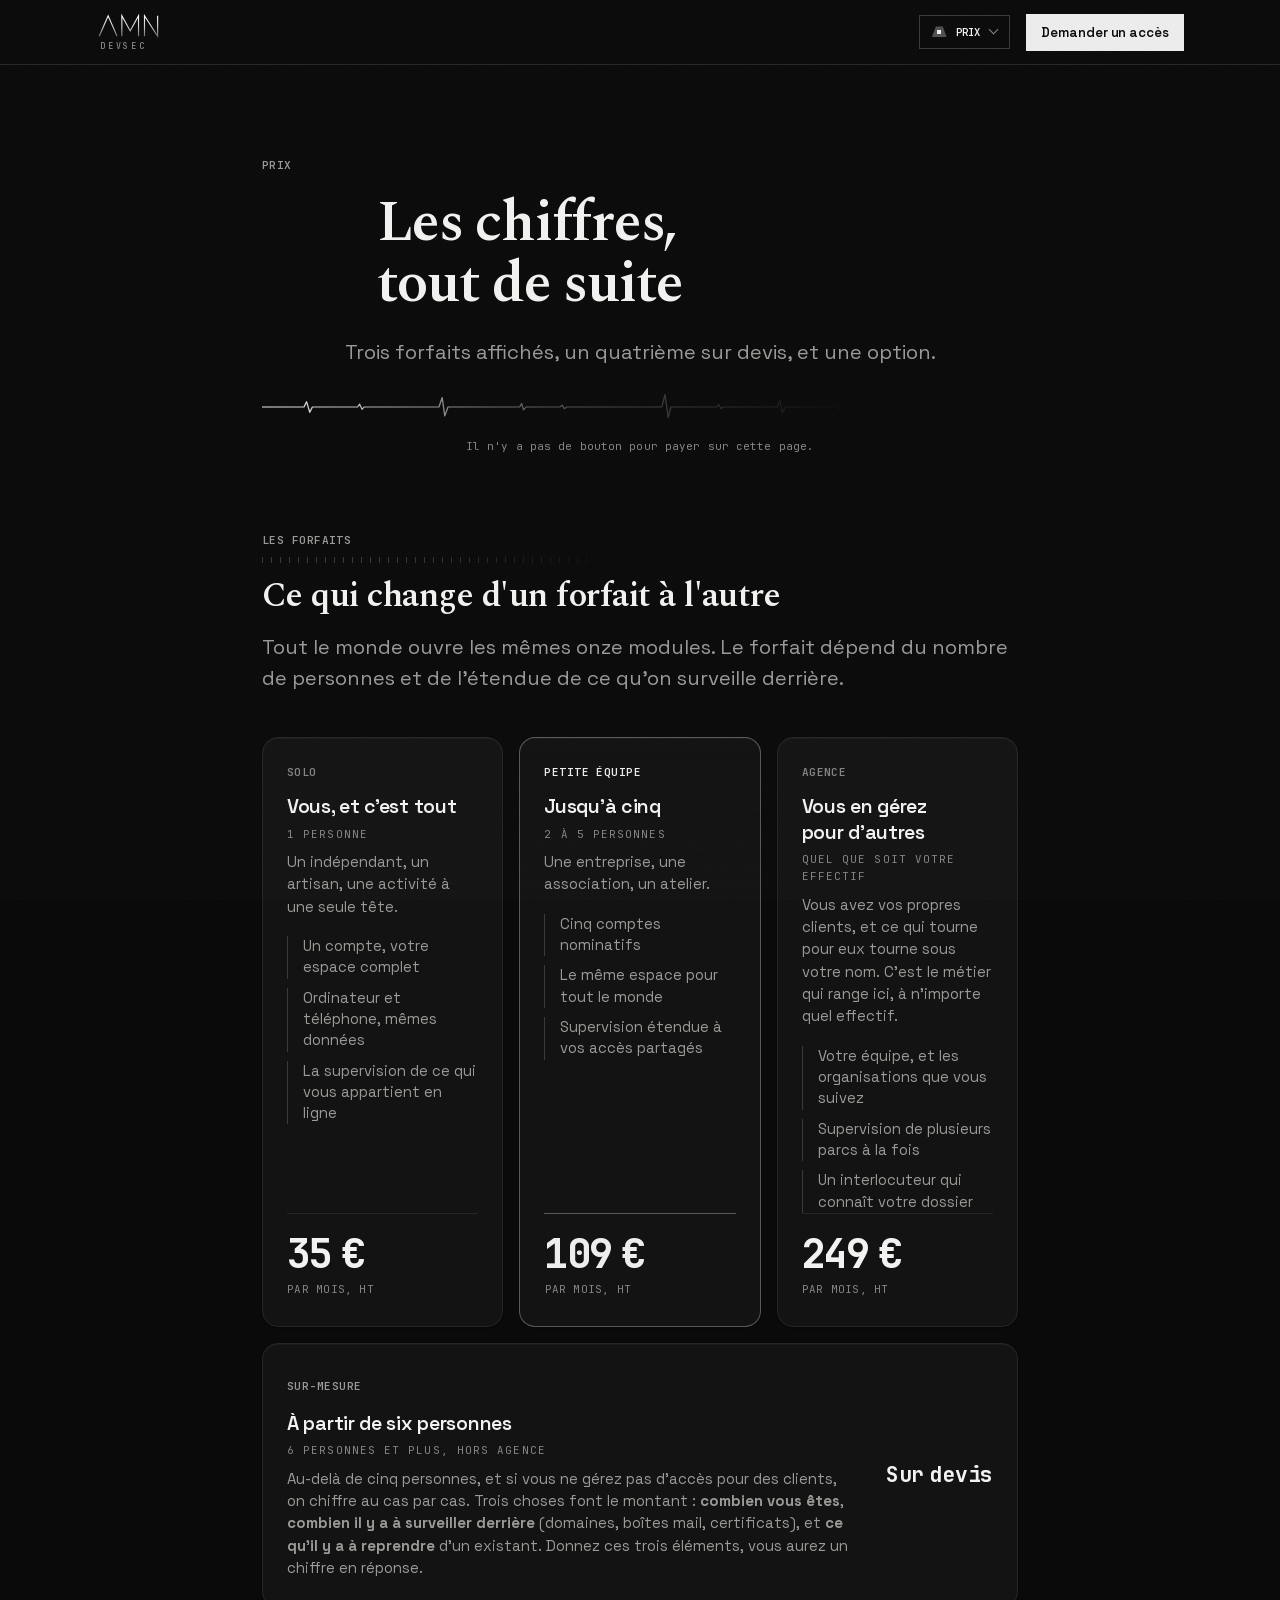
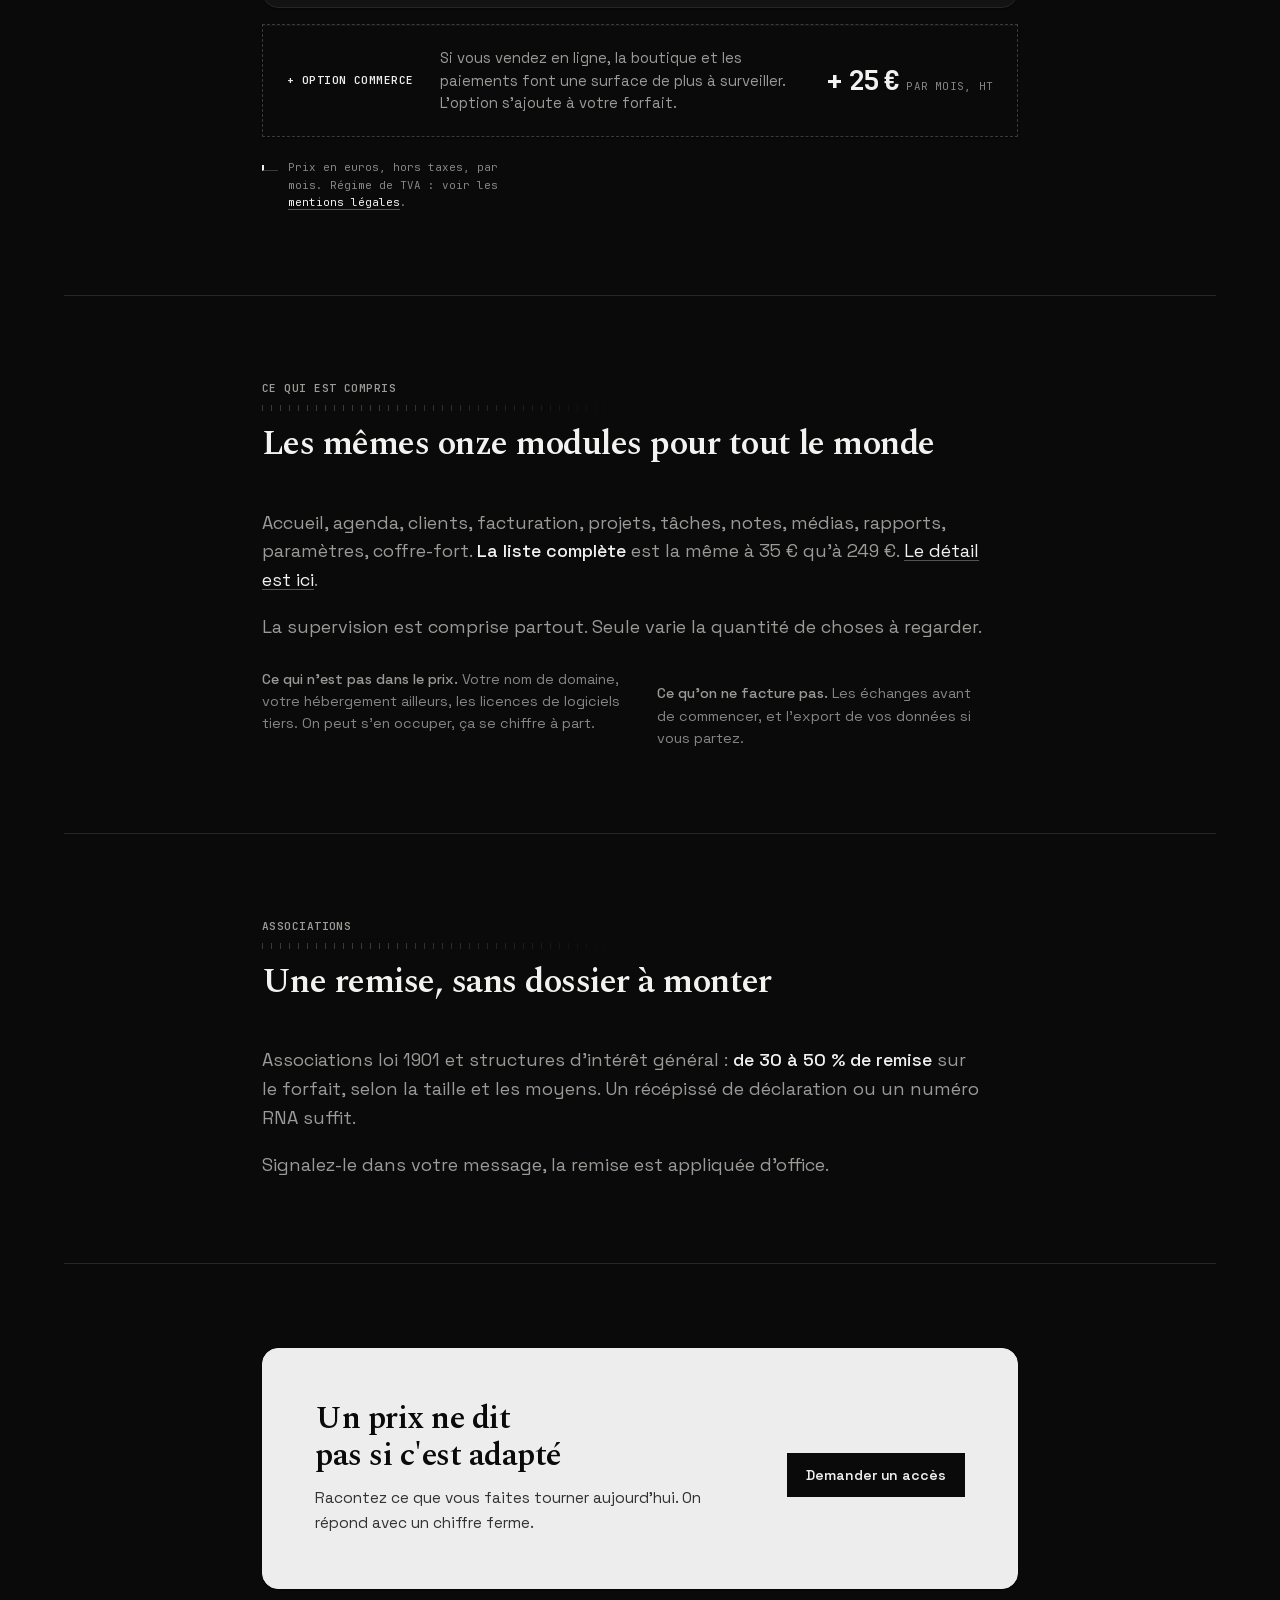
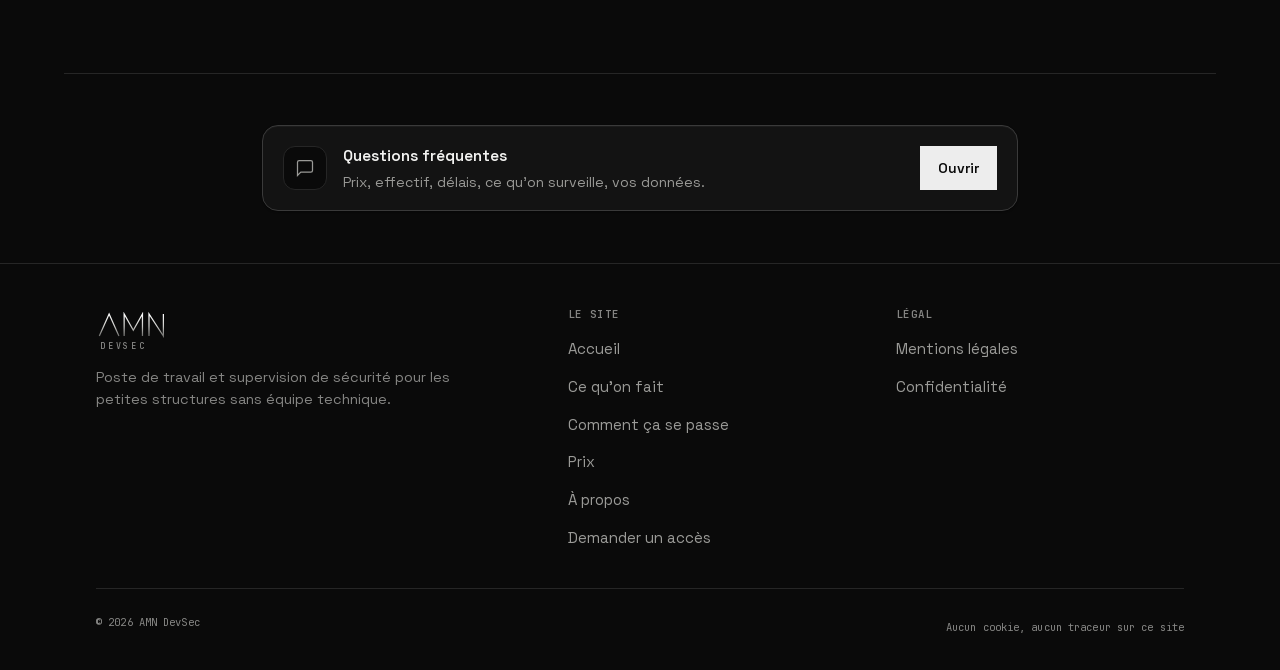
<file: prix.html>
<!doctype html>
<html lang="fr">
<head>
<meta charset="utf-8">
<meta name="viewport" content="width=device-width, initial-scale=1">
<title>Prix — AMN DevSec</title>
<meta name="description" content="35 € par mois pour une personne, 109 € de deux à cinq, sur devis à partir de six, 249 € pour une agence. Option commerce 25 €. Aucun paiement sur ce site.">
<link rel="canonical" href="https://amn-devsec.example/prix">
<meta name="robots" content="noindex,nofollow">
<meta name="theme-color" content="#0a0a0a">
<meta property="og:type" content="website">
<meta property="og:site_name" content="AMN DevSec">
<meta property="og:locale" content="fr_FR">
<meta property="og:title" content="Prix — AMN DevSec">
<meta property="og:description" content="Quatre forfaits, un chiffre net pour chacun. Pas de paiement en ligne : on en parle d'abord.">
<meta property="og:url" content="https://amn-devsec.example/prix">
<meta property="og:image" content="https://amn-devsec.example/assets/og.png">
<meta property="og:image:width" content="1200">
<meta property="og:image:height" content="630">
<meta property="og:image:alt" content="AMN DevSec — supervision et gestion d'activité">
<meta name="twitter:card" content="summary_large_image">
<link rel="icon" href="/assets/favicon-32.png" sizes="32x32" type="image/png">
<link rel="apple-touch-icon" href="/assets/apple-touch-icon.png">
<!-- TROIS polices préchargées : Spectral d'abord (elle porte le titre,
     donc le plus grand contenu affiché), puis Space Grotesk et
     JetBrains Mono, toutes deux présentes dès le premier écran.

     Le préchargement de la mono a été remis en question maintenant que
     la capture du produit dispute la bande passante : le retirer libère
     28 Ko et gagne 43 ms de LCP, mais coûte 131 ms de premier affichage
     et 87 ms de blocage. Il reste. Mesuré, pas supposé — voir
     scripts/mesurer-lighthouse.mjs. -->
<link rel="preload" as="font" type="font/woff2" href="/assets/fonts/spectral-600-latin.woff2" crossorigin>
<link rel="preload" as="font" type="font/woff2" href="/assets/fonts/space-grotesk-400700-latin.woff2" crossorigin>
<link rel="preload" as="font" type="font/woff2" href="/assets/fonts/jetbrains-mono-400-latin.woff2" crossorigin>
<link rel="stylesheet" href="/assets/fonts.css">
<link rel="stylesheet" href="/site.css">
<script type="application/ld+json">{"@context":"https://schema.org","@type":"Organization","name":"AMN DevSec","url":"https://amn-devsec.example/","logo":"https://amn-devsec.example/assets/icon-512.png","description":"Poste de travail et supervision de sécurité pour PME et indépendants.","areaServed":"FR","contactPoint":{"@type":"ContactPoint","contactType":"sales","url":"https://amn-devsec.example/contact","availableLanguage":["fr"]}}</script>
</head>
<body>
<a class="skip" href="#main">Aller au contenu</a>

<header class="hdr">
  <div class="wrap hdr-in">
    <a class="logo" href="/" aria-label="AMN DevSec — accueil">
      <img class="logo-mark" src="/assets/logo.svg" alt="" width="104" height="40">
      <span class="logo-sub">DEVSEC</span>
    </a>

    <details class="console">
      <summary aria-label="Ouvrir la navigation. Vous êtes sur : Prix">
        <span class="console-glyph" aria-hidden="true"><i></i></span>
        <span class="console-val">Prix</span>
        <span class="console-val-mini">Prix</span>
        <span class="console-chev" aria-hidden="true"></span>
      </summary>
      <div class="console-panel">
        <span class="console-sol" aria-hidden="true"></span>
        <span class="console-halo" aria-hidden="true"></span>
        <span class="console-balai" aria-hidden="true"></span>
        <div class="console-scene">
          <p class="console-tag mono">Sommaire du dossier</p>
          <p class="sommaire-tete">six feuillets, partie A remplie par AMN</p>
          <ul class="plaques">
          <li><a class="plaque arrondi" href="/">
            <span class="plaque-n">01</span>
            <span class="plaque-nom">Accueil</span>
            <span class="plaque-txt">Le poste de travail et la supervision, en une page.</span>
          </a></li>
          <li><a class="plaque arrondi" href="/service">
            <span class="plaque-n">02</span>
            <span class="plaque-nom">Ce qu'on fait</span>
            <span class="plaque-txt">Les onze modules livrés, et ce qu’on surveille derrière.</span>
          </a></li>
          <li><a class="plaque arrondi" href="/methode">
            <span class="plaque-n">03</span>
            <span class="plaque-nom">Comment ça se passe</span>
            <span class="plaque-txt">De votre message à votre premier jour de travail.</span>
          </a></li>
          <li><a class="plaque arrondi" href="/prix" aria-current="page">
            <span class="plaque-n">04</span>
            <span class="plaque-nom">Prix</span>
            <span class="plaque-txt">Quatre forfaits, un chiffre net pour chacun.</span>
          </a></li>
          <li><a class="plaque arrondi" href="/a-propos">
            <span class="plaque-n">05</span>
            <span class="plaque-nom">À propos</span>
            <span class="plaque-txt">Qui opère, avec quelles limites annoncées.</span>
          </a></li>
          <li><a class="plaque arrondi" href="/contact">
            <span class="plaque-n">06</span>
            <span class="plaque-nom">Demander un accès</span>
            <span class="plaque-txt">Quatre champs. Une réponse écrite sous 48 h ouvrées.</span>
          </a></li>
          </ul>
          <p class="console-pied mono-sm"><kbd>Échap</kbd> pour fermer</p>
        </div>
      </div>
    </details>

    <a class="btn btn-primary btn-sm hdr-cta" href="/contact">Demander un accès</a>
  </div>
</header>

<main id="main" class="dossier">

  <nav class="rail" aria-label="Sections de cette page">
    <ol>
      <li><a href="#debut">01<span class="rail-lbl">Le sujet</span></a></li>
      <li><a href="#forfaits">02<span class="rail-lbl">Les forfaits</span></a></li>
      <li><a href="#compris">03<span class="rail-lbl">Ce qui est compris</span></a></li>
      <li><a href="#assos">04<span class="rail-lbl">Associations</span></a></li>
      <li><a href="#acces">05<span class="rail-lbl">Demander un accès</span></a></li>
    </ol>
  </nav>

  <section class="wrap hero" id="debut">

    <p class="mono">Prix</p>
    <h1>Les chiffres, tout de suite</h1>
    <p class="lead">Trois forfaits affichés, un quatrième sur devis, et une option.</p>
    <div class="trace trace--hero" aria-hidden="true"></div>
    <p class="mono-sm hero-note">Il n'y a pas de bouton pour payer sur cette page.</p>
  </section>

  <section class="wrap section" id="forfaits">

    <div class="sec-head">
      <span class="mono">Les forfaits</span>
      <h2>Ce qui change d'un forfait à l'autre</h2>
      <p class="lead">Tout le monde ouvre les mêmes onze modules. Le forfait dépend du nombre de personnes et de l'étendue de ce qu'on surveille derrière.</p>
    </div>

    <div class="tarifs">
      <article class="tarif arrondi">
        <span class="mono">Solo</span>
        <h3>Vous, et c'est tout</h3>
        <p class="tarif-taille">1 personne</p>
        <p class="tarif-qui">Un indépendant, un artisan, une activité à une seule tête.</p>
        <ul>
          <li>Un compte, votre espace complet</li>
          <li>Ordinateur et téléphone, mêmes données</li>
          <li>La supervision de ce qui vous appartient en ligne</li>
        </ul>
        <div class="tarif-prix"><b>35 €</b><span>par mois, HT</span></div>
      </article>

      <article class="tarif tarif--phare arrondi">
        <span class="mono">Petite équipe</span>
        <h3>Jusqu'à cinq</h3>
        <p class="tarif-taille">2 à 5 personnes</p>
        <p class="tarif-qui">Une entreprise, une association, un atelier.</p>
        <ul>
          <li>Cinq comptes nominatifs</li>
          <li>Le même espace pour tout le monde</li>
          <li>Supervision étendue à vos accès partagés</li>
        </ul>
        <div class="tarif-prix"><b>109 €</b><span>par mois, HT</span></div>
      </article>

      <article class="tarif arrondi">
        <span class="mono">Agence</span>
        <h3>Vous en gérez pour d'autres</h3>
        <p class="tarif-taille">quel que soit votre effectif</p>
        <p class="tarif-qui">Vous avez vos propres clients, et ce qui tourne pour eux tourne sous votre nom. C'est le métier qui range ici, à n'importe quel effectif.</p>
        <ul>
          <li>Votre équipe, et les organisations que vous suivez</li>
          <li>Supervision de plusieurs parcs à la fois</li>
          <li>Un interlocuteur qui connaît votre dossier</li>
        </ul>
        <div class="tarif-prix"><b>249 €</b><span>par mois, HT</span></div>
      </article>

      <article class="tarif tarif--large arrondi">
        <div>
          <span class="mono">Sur-mesure</span>
          <h3>À partir de six personnes</h3>
          <p class="tarif-taille">6 personnes et plus, hors agence</p>
          <p class="tarif-qui">Au-delà de cinq personnes, et si vous ne gérez pas d'accès pour des clients, on chiffre au cas par cas. Trois choses font le montant : <b>combien vous êtes</b>, <b>combien il y a à surveiller derrière</b> (domaines, boîtes mail, certificats), et <b>ce qu'il y a à reprendre</b> d'un existant. Donnez ces trois éléments, vous aurez un chiffre en réponse.</p>
        </div>
        <div class="tarif-prix"><b class="devis">Sur devis</b></div>
      </article>
    </div>

    <div class="option">
      <span class="mono">+ Option commerce</span>
      <p>Si vous vendez en ligne, la boutique et les paiements font une surface de plus à surveiller. L'option s'ajoute à votre forfait.</p>
      <div class="tarif-prix"><b>+ 25 €</b><span>par mois, HT</span></div>
    </div>

    <p class="note-marge">Prix en euros, hors taxes, par mois. Régime de TVA : voir les <a href="/mentions-legales">mentions légales</a>.</p>
  </section>

  <section class="wrap section" id="compris">

    <div class="sec-head">
      <span class="mono">Ce qui est compris</span>
      <h2>Les mêmes onze modules pour tout le monde</h2>
    </div>

    <div class="prose">
      <p>Accueil, agenda, clients, facturation, projets, tâches, notes, médias, rapports, paramètres, coffre-fort. <strong>La liste complète</strong> est la même à 35 € qu'à 249 €. <a href="/service">Le détail est ici</a>.</p>
      <p>La supervision est comprise partout. Seule varie la quantité de choses à regarder.</p>
    </div>

    <div class="tarifs-pied">
      <p><b>Ce qui n'est pas dans le prix.</b> Votre nom de domaine, votre hébergement ailleurs, les licences de logiciels tiers. On peut s'en occuper, ça se chiffre à part.</p>
      <p><b>Ce qu'on ne facture pas.</b> Les échanges avant de commencer, et l'export de vos données si vous partez.</p>
    </div>
  </section>

  <section class="wrap section" id="assos">

    <div class="sec-head">
      <span class="mono">Associations</span>
      <h2>Une remise, sans dossier à monter</h2>
    </div>
    <div class="prose">
      <p>Associations loi 1901 et structures d'intérêt général : <strong>de 30 à 50 % de remise</strong> sur le forfait, selon la taille et les moyens. Un récépissé de déclaration ou un numéro RNA suffit.</p>
      <p>Signalez-le dans votre message, la remise est appliquée d'office.</p>
    </div>
  </section>

  <section class="wrap section" id="acces">

    <div class="cta cta--plein arrondi">
      <div>
        <h2>Un prix ne dit pas si c'est adapté</h2>
        <p>Racontez ce que vous faites tourner aujourd'hui. On répond avec un chiffre ferme.</p>
      </div>
      <p class="btn-row"><a class="btn btn-primary" href="/contact">Demander un accès</a></p>
    </div>
  </section>

  <section class="wrap section ajm-zone" aria-label="Questions fréquentes">
  <!-- ==================================================================
       ASSISTANT À RÉPONSES PRÉPARÉES
       ==================================================================
       Aucun modèle de langage derrière, aucun appel réseau, aucun coût.
       Des réponses écrites à la main dans site.js, choisies par mots-
       clés. Ce qui n'est pas prévu renvoie au formulaire — jamais une
       réponse improvisée qui ressemblerait à un engagement sur un prix,
       un délai ou une garantie.

       Sans JavaScript, le formulaire part vers /contact et un message le
       dit. On ne laisse pas un champ qui a l'air de marcher.
       ================================================================== -->
  <details class="ajm">
    <summary class="ajm-invite">
      <span class="ajm-ico" aria-hidden="true">
        <svg viewBox="0 0 24 24" fill="none" stroke="currentColor" stroke-width="1.5" width="20" height="20"><path d="M21 15a2 2 0 0 1-2 2H7l-4 4V5a2 2 0 0 1 2-2h14a2 2 0 0 1 2 2z"/></svg>
      </span>
      <span class="ajm-invite-txt">
        <b>Questions fréquentes</b>
        <span class="ajm-invite-p">Prix, effectif, délais, ce qu'on surveille, vos données.</span>
      </span>
      <span class="ajm-invite-btn"><span class="ajm-ferme">Ouvrir</span><span class="ajm-ouvert">Fermer</span></span>
    </summary>
    <div class="ajm-panel">
      <p class="ajm-tete">Si votre question n'est pas traitée ici, écrivez-nous.</p>
      <div class="ajm-fil" role="log" aria-live="polite" aria-label="Conversation" tabindex="0">
        <p class="ajm-bulle ajm-bulle--lui">Tapez un mot-clé : prix, effectif, délais, supervision, données, accès.</p>
      </div>
      <form class="ajm-form" action="/contact" method="get">
        <label class="hp" for="ajm-q">Votre question</label>
        <input type="text" id="ajm-q" name="q" autocomplete="off" placeholder="Votre question…" maxlength="300">
        <button type="submit">Demander</button>
      </form>
      <p class="ajm-sansjs">Sans JavaScript, ce champ vous emmène au <a href="/contact">formulaire</a>.</p>
    </div>
  </details>
  </section>

</main>

<footer class="ftr">
  <div class="wrap">
    <div class="ftr-grid">
      <div class="ftr-about">
        <span class="logo">
          <img class="logo-mark" src="/assets/logo.svg" alt="AMN DevSec" width="104" height="40">
          <span class="logo-sub">DEVSEC</span>
        </span>
        <p>Poste de travail et supervision de sécurité pour les petites structures sans équipe technique.</p>
      </div>
      <div>
        <h2>Le site</h2>
        <ul>
          <li><a href="/">Accueil</a></li>
          <li><a href="/service">Ce qu'on fait</a></li>
          <li><a href="/methode">Comment ça se passe</a></li>
          <li><a href="/prix">Prix</a></li>
          <li><a href="/a-propos">À propos</a></li>
          <li><a href="/contact">Demander un accès</a></li>
        </ul>
      </div>
      <div>
        <h2>Légal</h2>
        <ul>
          <li><a href="/mentions-legales">Mentions légales</a></li>
          <li><a href="/confidentialite">Confidentialité</a></li>
        </ul>
      </div>
    </div>
    <div class="ftr-bottom">
      <p>© 2026 AMN DevSec</p>
      <p>Aucun cookie, aucun traceur sur ce site</p>
    </div>
  </div>
</footer>


<script src="/site.js" defer></script>
</body>
</html>
</file>
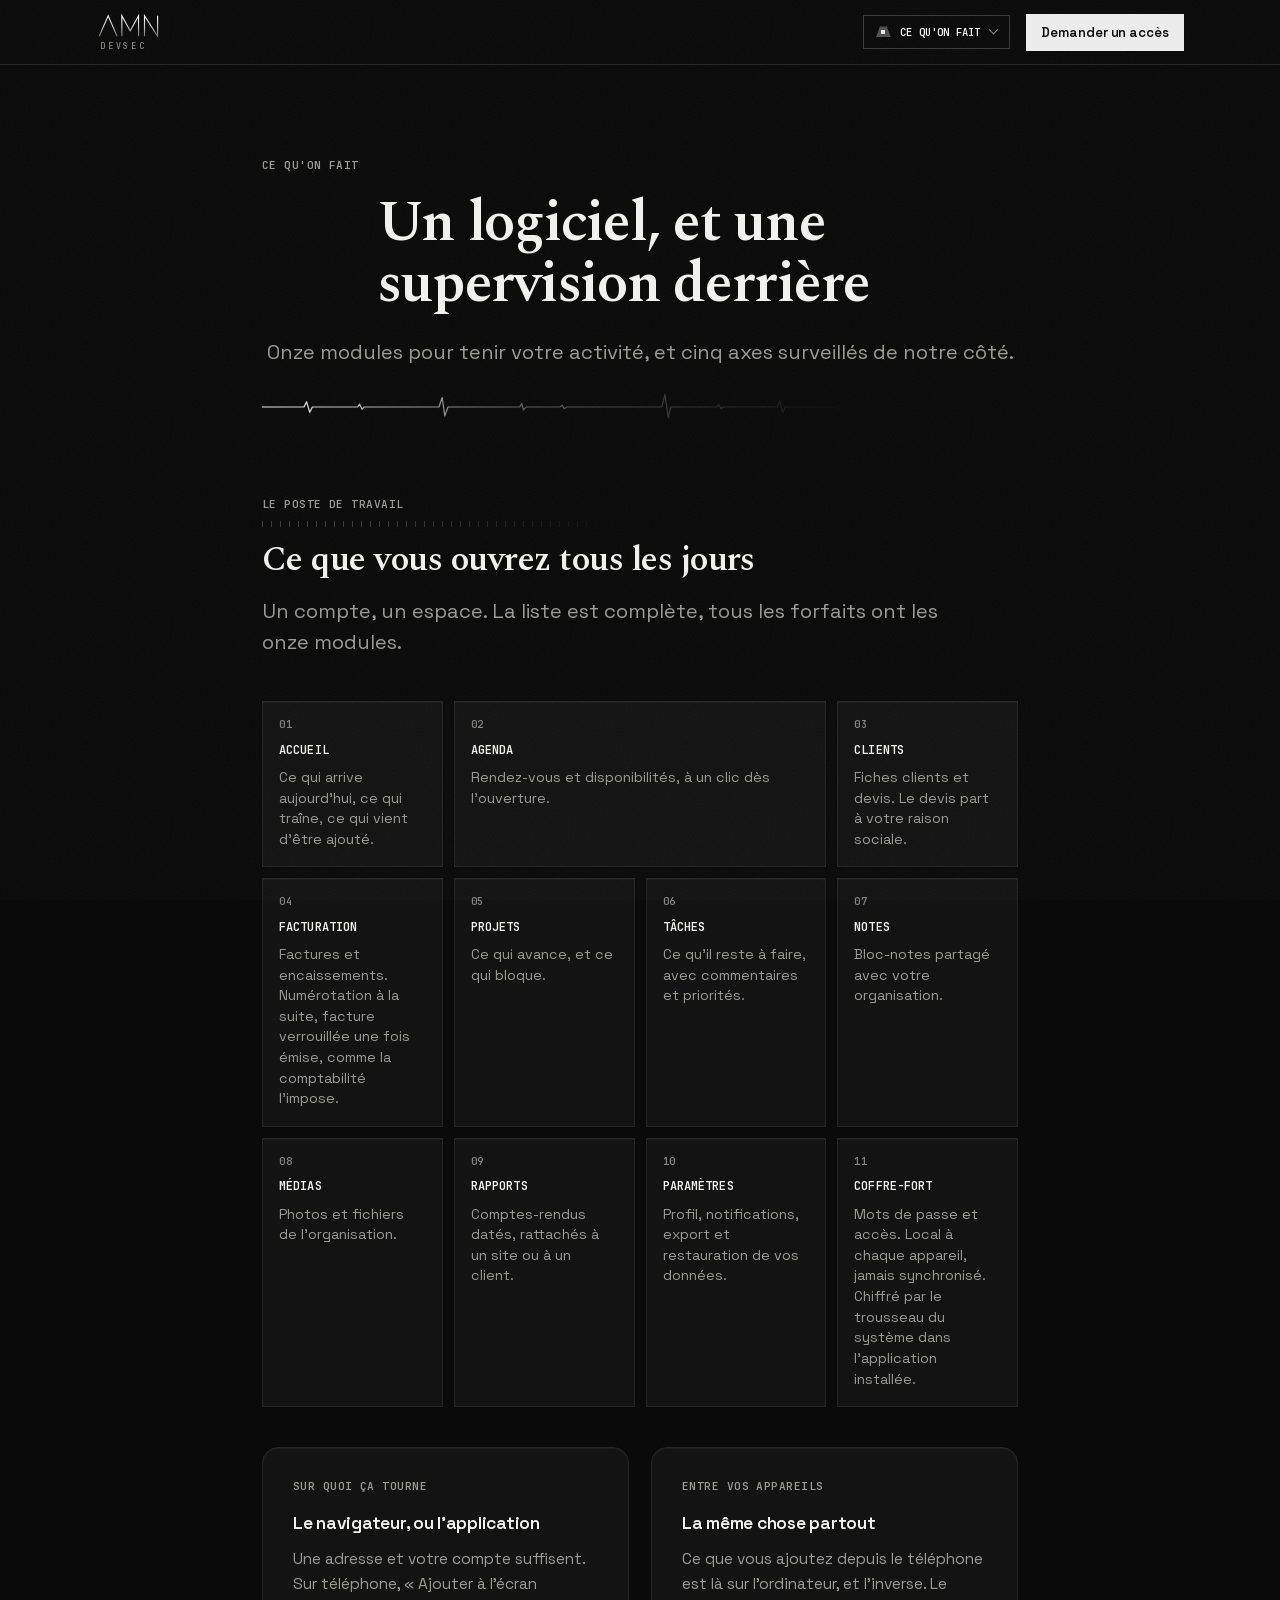
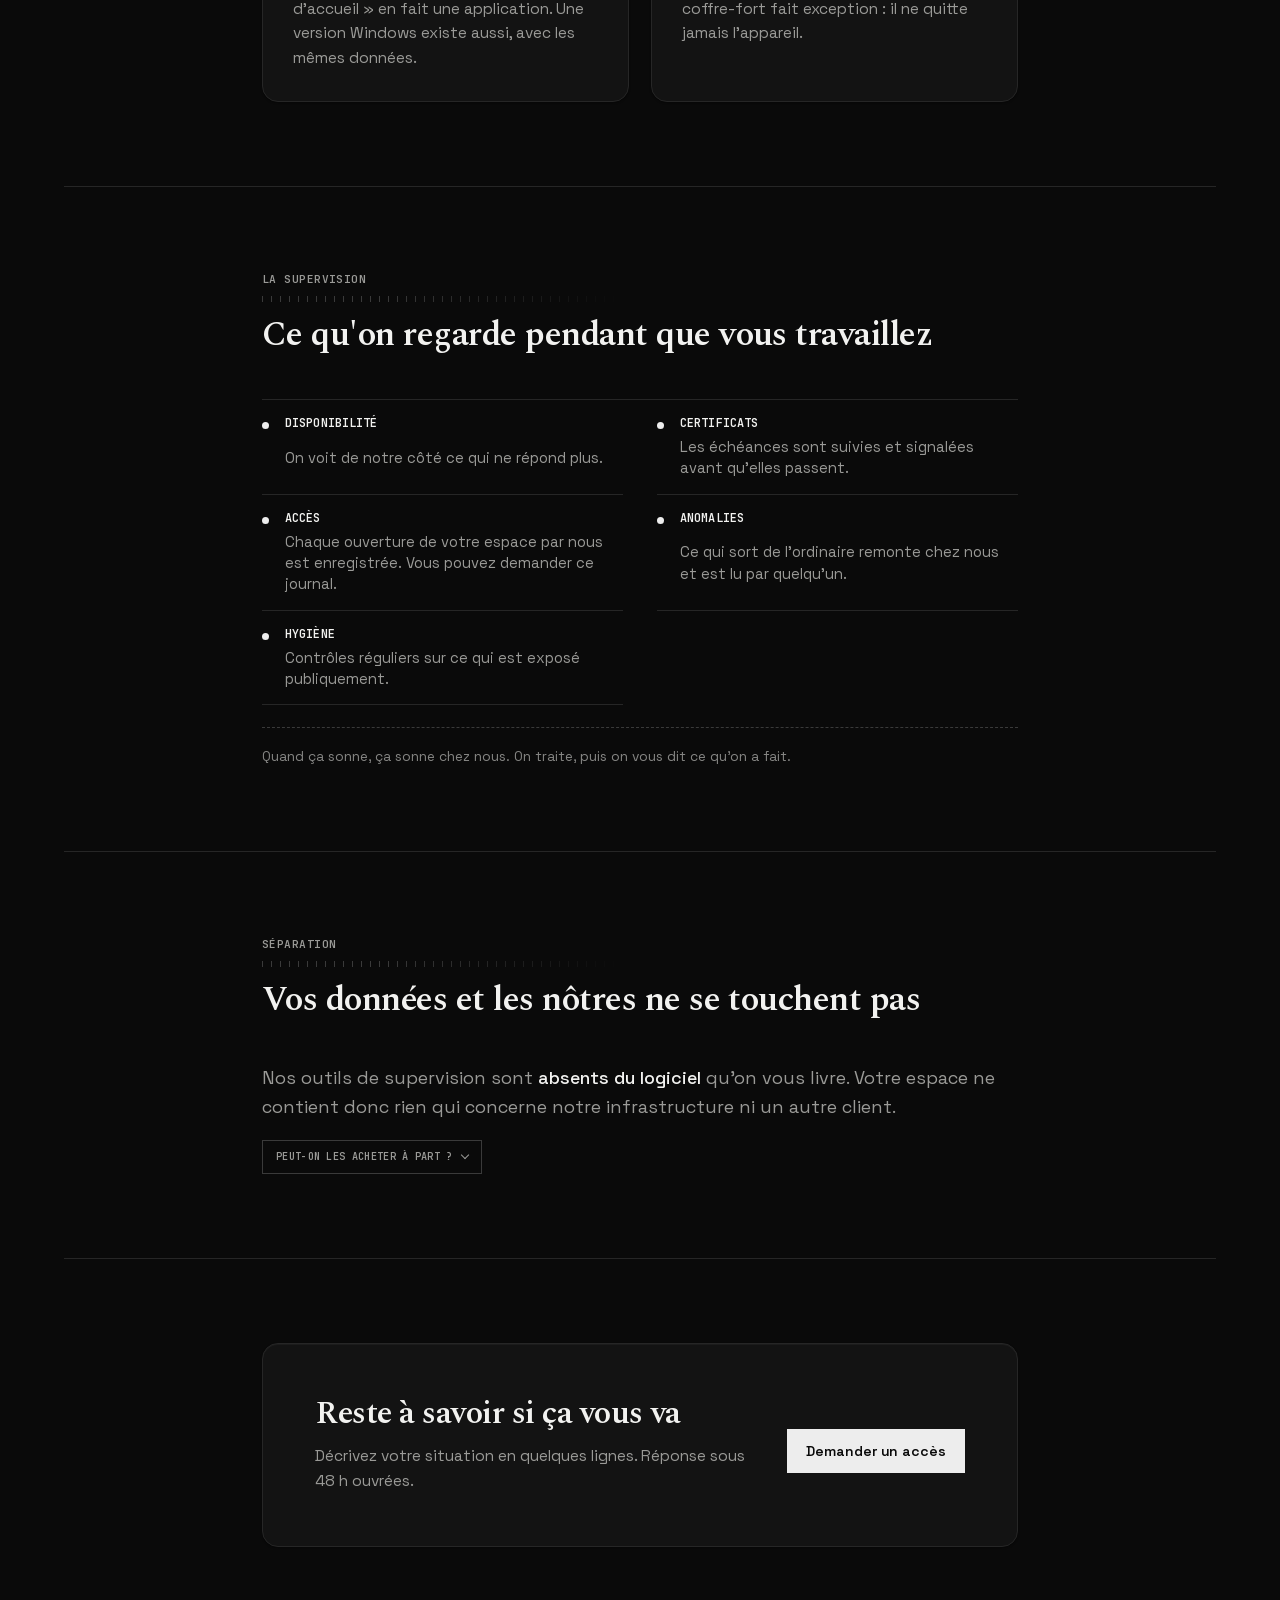
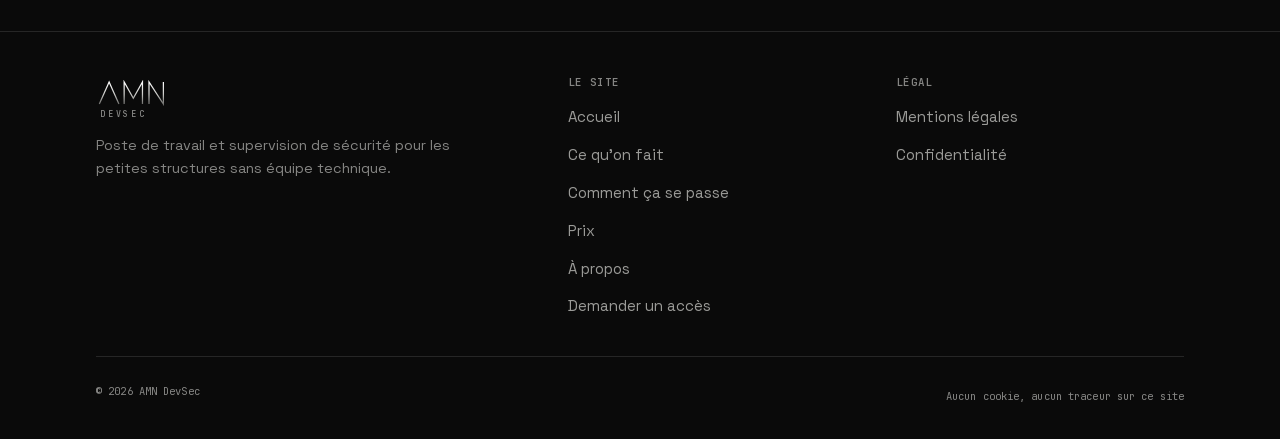
<file: service.html>
<!doctype html>
<html lang="fr">
<head>
<meta charset="utf-8">
<meta name="viewport" content="width=device-width, initial-scale=1">
<title>Ce qu'on fait — AMN DevSec</title>
<meta name="description" content="Onze modules dans un seul espace : accueil, agenda, clients, facturation, projets, tâches, notes, médias, rapports, paramètres, coffre-fort.">
<link rel="canonical" href="https://amn-devsec.example/service">
<meta name="robots" content="noindex,nofollow">
<meta name="theme-color" content="#0a0a0a">
<meta property="og:type" content="website">
<meta property="og:site_name" content="AMN DevSec">
<meta property="og:locale" content="fr_FR">
<meta property="og:title" content="Ce qu'on fait — AMN DevSec">
<meta property="og:description" content="Un poste de travail complet pour piloter votre activité, et une supervision de sécurité opérée par nous derrière.">
<meta property="og:url" content="https://amn-devsec.example/service">
<meta property="og:image" content="https://amn-devsec.example/assets/og.png">
<meta property="og:image:width" content="1200">
<meta property="og:image:height" content="630">
<meta property="og:image:alt" content="AMN DevSec — supervision et gestion d'activité">
<meta name="twitter:card" content="summary_large_image">
<link rel="icon" href="/assets/favicon-32.png" sizes="32x32" type="image/png">
<link rel="apple-touch-icon" href="/assets/apple-touch-icon.png">
<!-- TROIS polices préchargées : Spectral d'abord (elle porte le titre,
     donc le plus grand contenu affiché), puis Space Grotesk et
     JetBrains Mono, toutes deux présentes dès le premier écran.

     Le préchargement de la mono a été remis en question maintenant que
     la capture du produit dispute la bande passante : le retirer libère
     28 Ko et gagne 43 ms de LCP, mais coûte 131 ms de premier affichage
     et 87 ms de blocage. Il reste. Mesuré, pas supposé — voir
     scripts/mesurer-lighthouse.mjs. -->
<link rel="preload" as="font" type="font/woff2" href="/assets/fonts/spectral-600-latin.woff2" crossorigin>
<link rel="preload" as="font" type="font/woff2" href="/assets/fonts/space-grotesk-400700-latin.woff2" crossorigin>
<link rel="preload" as="font" type="font/woff2" href="/assets/fonts/jetbrains-mono-400-latin.woff2" crossorigin>
<link rel="stylesheet" href="/assets/fonts.css">
<link rel="stylesheet" href="/site.css">
<script type="application/ld+json">{"@context":"https://schema.org","@type":"Organization","name":"AMN DevSec","url":"https://amn-devsec.example/","logo":"https://amn-devsec.example/assets/icon-512.png","description":"Poste de travail et supervision de sécurité pour PME et indépendants.","areaServed":"FR","contactPoint":{"@type":"ContactPoint","contactType":"sales","url":"https://amn-devsec.example/contact","availableLanguage":["fr"]}}</script>
</head>
<body>
<a class="skip" href="#main">Aller au contenu</a>

<header class="hdr">
  <div class="wrap hdr-in">
    <a class="logo" href="/" aria-label="AMN DevSec — accueil">
      <img class="logo-mark" src="/assets/logo.svg" alt="" width="104" height="40">
      <span class="logo-sub">DEVSEC</span>
    </a>

    <details class="console">
      <summary aria-label="Ouvrir la navigation. Vous êtes sur : Service — Ce qu'on fait">
        <span class="console-glyph" aria-hidden="true"><i></i></span>
        <span class="console-val">Ce qu'on fait</span>
        <span class="console-val-mini">Service</span>
        <span class="console-chev" aria-hidden="true"></span>
      </summary>
      <div class="console-panel">
        <span class="console-sol" aria-hidden="true"></span>
        <span class="console-halo" aria-hidden="true"></span>
        <span class="console-balai" aria-hidden="true"></span>
        <div class="console-scene">
          <p class="console-tag mono">Sommaire du dossier</p>
          <p class="sommaire-tete">six feuillets, partie A remplie par AMN</p>
          <ul class="plaques">
          <li><a class="plaque arrondi" href="/">
            <span class="plaque-n">01</span>
            <span class="plaque-nom">Accueil</span>
            <span class="plaque-txt">Le poste de travail et la supervision, en une page.</span>
          </a></li>
          <li><a class="plaque arrondi" href="/service" aria-current="page">
            <span class="plaque-n">02</span>
            <span class="plaque-nom">Ce qu'on fait</span>
            <span class="plaque-txt">Les onze modules livrés, et ce qu’on surveille derrière.</span>
          </a></li>
          <li><a class="plaque arrondi" href="/methode">
            <span class="plaque-n">03</span>
            <span class="plaque-nom">Comment ça se passe</span>
            <span class="plaque-txt">De votre message à votre premier jour de travail.</span>
          </a></li>
          <li><a class="plaque arrondi" href="/prix">
            <span class="plaque-n">04</span>
            <span class="plaque-nom">Prix</span>
            <span class="plaque-txt">Quatre forfaits, un chiffre net pour chacun.</span>
          </a></li>
          <li><a class="plaque arrondi" href="/a-propos">
            <span class="plaque-n">05</span>
            <span class="plaque-nom">À propos</span>
            <span class="plaque-txt">Qui opère, avec quelles limites annoncées.</span>
          </a></li>
          <li><a class="plaque arrondi" href="/contact">
            <span class="plaque-n">06</span>
            <span class="plaque-nom">Demander un accès</span>
            <span class="plaque-txt">Quatre champs. Une réponse écrite sous 48 h ouvrées.</span>
          </a></li>
          </ul>
          <p class="console-pied mono-sm"><kbd>Échap</kbd> pour fermer</p>
        </div>
      </div>
    </details>

    <a class="btn btn-primary btn-sm hdr-cta" href="/contact">Demander un accès</a>
  </div>
</header>

<main id="main" class="dossier">

  <nav class="rail" aria-label="Sections de cette page">
    <ol>
      <li><a href="#debut">01<span class="rail-lbl">Le sujet</span></a></li>
      <li><a href="#poste">02<span class="rail-lbl">Le poste de travail</span></a></li>
      <li><a href="#supervision">03<span class="rail-lbl">La supervision</span></a></li>
      <li><a href="#absent">04<span class="rail-lbl">La séparation</span></a></li>
      <li><a href="#acces">05<span class="rail-lbl">Demander un accès</span></a></li>
    </ol>
  </nav>

  <section class="wrap hero" id="debut">

    <p class="mono">Ce qu'on fait</p>
    <h1>Un logiciel, et une supervision derrière</h1>
    <p class="lead">Onze modules pour tenir votre activité, et cinq axes surveillés de notre côté.</p>
    <div class="trace trace--hero" aria-hidden="true"></div>
  </section>

  <section class="wrap section" id="poste">

    <div class="sec-head">
      <span class="mono">Le poste de travail</span>
      <h2>Ce que vous ouvrez tous les jours</h2>
      <p class="lead">Un compte, un espace. La liste est complète, tous les forfaits ont les onze modules.</p>
    </div>

    <!-- La grille des modules, dans l'ordre où ils apparaissent dans le
         produit — onze depuis la v9, « Projets » ayant été retrouvé dans
         modules.business.ts.

         UNE SEULE tuile double, l'agenda, qui est le module le plus
         ouvert. Il y en avait deux quand la grille comptait dix
         modules : 2×2 + 8 = 12 cellules, quatre rangées pleines. À onze
         modules, deux tuiles doubles donnent 13 cellules et laissent le
         coffre-fort seul sur sa rangée. 1×2 + 10 = 12 : la mosaïque
         retombe juste. -->
    <ul class="grille-mod">
      <li class="mod">
        <span class="mod-n">01</span>
        <b class="mod-nom">Accueil</b>
        <span class="mod-txt">Ce qui arrive aujourd'hui, ce qui traîne, ce qui vient d'être ajouté.</span>
      </li>
      <li class="mod mod--large">
        <span class="mod-n">02</span>
        <b class="mod-nom">Agenda</b>
        <span class="mod-txt">Rendez-vous et disponibilités, à un clic dès l'ouverture.</span>
      </li>
      <li class="mod">
        <span class="mod-n">03</span>
        <b class="mod-nom">Clients</b>
        <span class="mod-txt">Fiches clients et devis. Le devis part à votre raison sociale.</span>
      </li>
      <li class="mod">
        <span class="mod-n">04</span>
        <b class="mod-nom">Facturation</b>
        <span class="mod-txt">Factures et encaissements. Numérotation à la suite, facture verrouillée une fois émise, comme la comptabilité l'impose.</span>
      </li>
      <li class="mod">
        <span class="mod-n">05</span>
        <b class="mod-nom">Projets</b>
        <span class="mod-txt">Ce qui avance, et ce qui bloque.</span>
      </li>
      <li class="mod">
        <span class="mod-n">06</span>
        <b class="mod-nom">Tâches</b>
        <span class="mod-txt">Ce qu'il reste à faire, avec commentaires et priorités.</span>
      </li>
      <li class="mod">
        <span class="mod-n">07</span>
        <b class="mod-nom">Notes</b>
        <span class="mod-txt">Bloc-notes partagé avec votre organisation.</span>
      </li>
      <li class="mod">
        <span class="mod-n">08</span>
        <b class="mod-nom">Médias</b>
        <span class="mod-txt">Photos et fichiers de l'organisation.</span>
      </li>
      <li class="mod">
        <span class="mod-n">09</span>
        <b class="mod-nom">Rapports</b>
        <span class="mod-txt">Comptes-rendus datés, rattachés à un site ou à un client.</span>
      </li>
      <li class="mod">
        <span class="mod-n">10</span>
        <b class="mod-nom">Paramètres</b>
        <span class="mod-txt">Profil, notifications, export et restauration de vos données.</span>
      </li>
      <li class="mod">
        <span class="mod-n">11</span>
        <b class="mod-nom">Coffre-fort</b>
        <span class="mod-txt">Mots de passe et accès. Local à chaque appareil, jamais synchronisé. Chiffré par le trousseau du système dans l'application installée.</span>
      </li>
    </ul>

    <div class="duo more">
      <article class="card arrondi">
        <span class="mono">Sur quoi ça tourne</span>
        <h3>Le navigateur, ou l'application</h3>
        <p>Une adresse et votre compte suffisent. Sur téléphone, « Ajouter à l'écran d'accueil » en fait une application. Une version Windows existe aussi, avec les mêmes données.</p>
      </article>
      <article class="card arrondi">
        <span class="mono">Entre vos appareils</span>
        <h3>La même chose partout</h3>
        <p>Ce que vous ajoutez depuis le téléphone est là sur l'ordinateur, et l'inverse. Le coffre-fort fait exception : il ne quitte jamais l'appareil.</p>
      </article>
    </div>
  </section>

  <section class="wrap section" id="supervision">

    <div class="sec-head">
      <span class="mono">La supervision</span>
      <h2>Ce qu'on regarde pendant que vous travaillez</h2>
    </div>

    <ul class="instruments">
      <li class="instr">
        <span class="instr-led" aria-hidden="true"></span>
        <b>Disponibilité</b>
        <span>On voit de notre côté ce qui ne répond plus.</span>
      </li>
      <li class="instr">
        <span class="instr-led" aria-hidden="true"></span>
        <b>Certificats</b>
        <span>Les échéances sont suivies et signalées avant qu'elles passent.</span>
      </li>
      <li class="instr">
        <span class="instr-led" aria-hidden="true"></span>
        <b>Accès</b>
        <span>Chaque ouverture de votre espace par nous est enregistrée. Vous pouvez demander ce journal.</span>
      </li>
      <li class="instr">
        <span class="instr-led" aria-hidden="true"></span>
        <b>Anomalies</b>
        <span>Ce qui sort de l'ordinaire remonte chez nous et est lu par quelqu'un.</span>
      </li>
      <li class="instr">
        <span class="instr-led" aria-hidden="true"></span>
        <b>Hygiène</b>
        <span>Contrôles réguliers sur ce qui est exposé publiquement.</span>
      </li>
    </ul>

    <p class="split-note more">Quand ça sonne, ça sonne chez nous. On traite, puis on vous dit ce qu'on a fait.</p>
  </section>

  <section class="wrap section" id="absent">

    <div class="sec-head">
      <span class="mono">Séparation</span>
      <h2>Vos données et les nôtres ne se touchent pas</h2>
    </div>

    <div class="prose">
      <p>Nos outils de supervision sont <strong>absents du logiciel</strong> qu'on vous livre. Votre espace ne contient donc rien qui concerne notre infrastructure ni un autre client.</p>
      <details class="plus">
        <summary><span class="plus-ferme">Peut-on les acheter à part ?</span><span class="plus-ouvert">Replier</span><span class="plus-chev" aria-hidden="true"></span></summary>
        <div class="plus-corps">
      <p><strong>Ces outils ne sont pas vendus séparément</strong>, ni en accès direct, ni en abonnement. Nous les opérons pour les organisations que nous supervisons.</p>
        </div>
      </details>
    </div>
  </section>

  <section class="wrap section" id="acces">

    <div class="cta arrondi">
      <div>
        <h2>Reste à savoir si ça vous va</h2>
        <p>Décrivez votre situation en quelques lignes. Réponse sous 48 h ouvrées.</p>
      </div>
      <p class="btn-row"><a class="btn btn-primary" href="/contact">Demander un accès</a></p>
    </div>
  </section>


</main>

<footer class="ftr">
  <div class="wrap">
    <div class="ftr-grid">
      <div class="ftr-about">
        <span class="logo">
          <img class="logo-mark" src="/assets/logo.svg" alt="AMN DevSec" width="104" height="40">
          <span class="logo-sub">DEVSEC</span>
        </span>
        <p>Poste de travail et supervision de sécurité pour les petites structures sans équipe technique.</p>
      </div>
      <div>
        <h2>Le site</h2>
        <ul>
          <li><a href="/">Accueil</a></li>
          <li><a href="/service">Ce qu'on fait</a></li>
          <li><a href="/methode">Comment ça se passe</a></li>
          <li><a href="/prix">Prix</a></li>
          <li><a href="/a-propos">À propos</a></li>
          <li><a href="/contact">Demander un accès</a></li>
        </ul>
      </div>
      <div>
        <h2>Légal</h2>
        <ul>
          <li><a href="/mentions-legales">Mentions légales</a></li>
          <li><a href="/confidentialite">Confidentialité</a></li>
        </ul>
      </div>
    </div>
    <div class="ftr-bottom">
      <p>© 2026 AMN DevSec</p>
      <p>Aucun cookie, aucun traceur sur ce site</p>
    </div>
  </div>
</footer>


<script src="/site.js" defer></script>
</body>
</html>
</file>
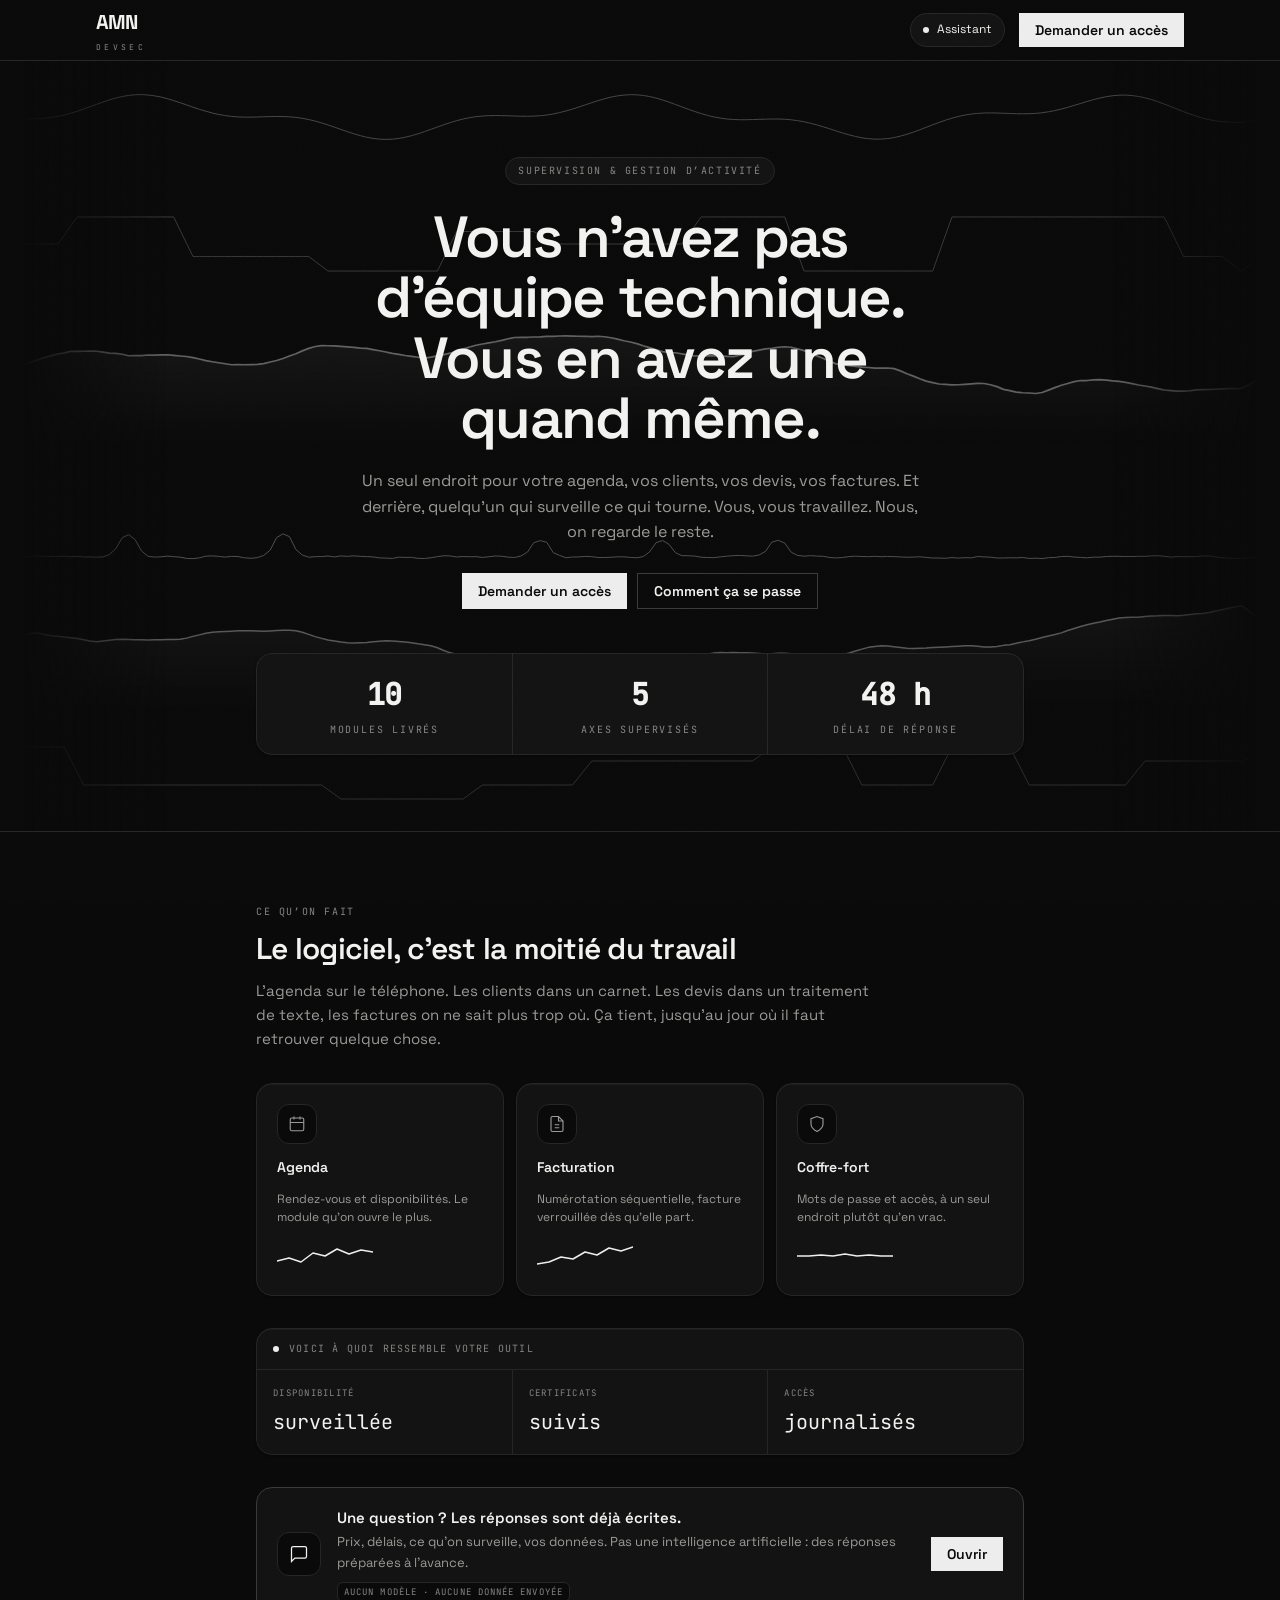
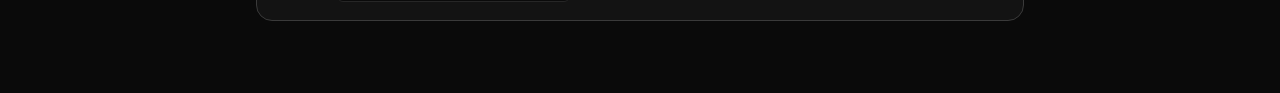
<file: maquette/accueil.html>
<!doctype html>
<html lang="fr">
<head>
<meta charset="utf-8">
<meta name="viewport" content="width=device-width, initial-scale=1">
<title>Maquette — accueil AMN DevSec</title>
<!--
  MAQUETTE ISOLÉE. Ce fichier ne fait pas partie du site : il sert à faire
  valider la direction avant d'y toucher. Toutes ses valeurs sont copiées de
  docs/design-tokens.md, donc de amn-desktop/src/index.css. Aucune valeur
  n'a été choisie ici.
-->
<style>
/* ─── Polices du PRODUIT (Space Grotesk + JetBrains Mono) ─────────── */
@font-face{font-family:'Space Grotesk';src:url('f/space-grotesk-400700-latin.woff2') format('woff2');font-weight:400 700;font-display:swap}
@font-face{font-family:'JetBrains Mono';src:url('f/jetbrains-mono-400-latin.woff2') format('woff2');font-weight:400 500;font-display:swap}

/* ─── Jetons, copiés à l'identique ───────────────────────────────── */
:root{
  --bg:#0a0a0a; --surface:#131313; --surface-hover:#1c1c1c;
  --border:#262626; --border-strong:#3a3a3a;
  --text-primary:#f2f2f0; --text-secondary:#9a9a97;
  /* DIVERGENCE ASSUMÉE ET MESURÉE — le produit met #616160 sur ses
     petites étiquettes. Sur un site public ça ne passe pas : 3,19:1 sur
     #0a0a0a et 2,99:1 sur #131313, quand la norme AA en demande 4,5.
     Lighthouse le refusait sur 11 éléments (accessibilité 93).
     Le site avait déjà tranché en v1 : --text-3 #858583 est le plancher
     lisible (5,04:1 sur #131313), --text-4 #616160 reste décoratif et
     « ne doit jamais porter de sens ». On reprend cette règle telle
     quelle : dès qu'une étiquette veut dire quelque chose, elle est en
     --text-muted ; #616160 n'est plus employé nulle part ici. */
  --text-muted:#858583; --text-decor:#616160;
  --accent:#ededed; --accent-hover:#ffffff; --accent-muted:rgba(255,255,255,.08);
  --danger:#ff4230;
  --sans:'Space Grotesk',-apple-system,BlinkMacSystemFont,sans-serif;
  --mono:'JetBrains Mono',ui-monospace,SFMono-Regular,monospace;
  --r-md:6px; --r-lg:8px; --r-xl:12px; --r-2xl:16px;
}
*,*::before,*::after{box-sizing:border-box;margin:0;padding:0}
html{-webkit-text-size-adjust:100%}
body{
  background:var(--bg); color:var(--text-primary); color-scheme:dark;
  font-family:var(--sans); font-size:14px; line-height:1.6;
  -webkit-font-smoothing:antialiased; text-rendering:optimizeLegibility;
  overflow-x:hidden;
}
.elev-1{box-shadow:inset 0 1px 0 rgba(255,255,255,.04),0 1px 2px rgba(0,0,0,.4)}
.elev-2{box-shadow:inset 0 1px 0 rgba(255,255,255,.05),0 8px 24px -8px rgba(0,0,0,.7),0 2px 6px rgba(0,0,0,.45)}
/* ─── Les DEUX largeurs du produit, recopiées ─────────────────────────
   AppLayout.tsx : la coquille est `max-w-6xl px-4 sm:px-8` → 1152 px,
   marge intérieure 32 px. HomeScreen.tsx : l'écran d'accueil centre à
   l'intérieur une colonne `max-w-3xl` → 768 px.

   ÉCART CORRIGÉ — c'est la cause réelle des « coins carrés » signalés.
   La maquette posait une colonne de 1120 px sans colonne intérieure :
   la grille à 3 colonnes donnait des cartes de 348 px là où le produit
   en fait 248 px. Même rayon de 16 px, mais sur une carte 40 % plus
   grande — donc un coin 40 % moins présent à l'œil. Le jeton était
   juste, la proportion était fausse. On recopie la géométrie, pas
   seulement la valeur. */
.wrap{width:100%;max-width:1152px;margin-inline:auto;padding-inline:32px}
.colonne{width:100%;max-width:768px;margin-inline:auto}

/* ─── Le grain du produit : 9 %, soft-light, plein cadre ──────────── */
.grain{
  position:fixed;inset:0;z-index:100;pointer-events:none;opacity:.09;
  mix-blend-mode:soft-light;
  background-image:url("data:image/svg+xml,%3Csvg xmlns='http://www.w3.org/2000/svg' width='200' height='200'%3E%3Cfilter id='n'%3E%3CfeTurbulence type='fractalNoise' baseFrequency='0.6' numOctaves='3' stitchTiles='stitch'/%3E%3C/filter%3E%3Crect width='100%25' height='100%25' filter='url(%23n)'/%3E%3C/svg%3E");
  background-size:200px 200px;
}

/* ─── En-tête ─────────────────────────────────────────────────────── */
.hdr{position:sticky;top:0;z-index:50;background:var(--bg);border-bottom:1px solid var(--border)}
.hdr-in{display:flex;align-items:center;gap:14px;min-height:60px}
.logo{display:inline-flex;flex-direction:column;gap:3px;text-decoration:none;margin-right:auto}
.logo-word{font-size:20px;font-weight:700;letter-spacing:-.045em;color:var(--text-primary)}
.logo-sub{font-family:var(--mono);font-size:8px;letter-spacing:.42em;color:var(--text-muted)}
.pill{
  display:inline-flex;align-items:center;gap:8px;border-radius:9999px;
  border:1px solid var(--border);background:var(--surface);
  padding:6px 12px;font-size:12px;color:var(--text-primary);
  transition:border-color .16s ease;text-decoration:none;
}
.pill:hover{border-color:var(--border-strong)}
.dot{width:6px;height:6px;border-radius:9999px;background:var(--accent)}
.btn{
  background:var(--accent);color:var(--bg);border:0;
  padding:8px 16px;font-family:var(--sans);font-size:14px;font-weight:600;
  cursor:pointer;transition:background-color .16s ease;
}
.btn:hover{background:var(--accent-hover)}
.btn:active{transform:scale(.985)}
.btn-ghost{background:transparent;color:var(--text-primary);border:1px solid var(--border-strong)}
.btn-ghost:hover{background:var(--surface-hover)}
:focus-visible{outline:2px solid rgba(255,255,255,.55);outline-offset:2px}

/* ─── TÊTE D'AFFICHE ──────────────────────────────────────────────────
   Le mouvement : trois nappes de télémétrie qui défilent en continu
   derrière le titre. C'est ce qu'affiche un mur de supervision, et
   c'est du `transform` pur — composé par la carte graphique.        */
.hero{position:relative;padding:96px 0 76px;overflow:hidden}
.nappes{position:absolute;inset:0;z-index:0;pointer-events:none}

/* MESURÉ — le masque coûtait 30 % des images.
   `mask-image` sur le conteneur sortait les nappes du chemin composé :
   30,3 % d'images sautées sur ordinateur (processeur bridé ×6), contre
   0,19 % sans lui. Le même estompage des bords est obtenu par deux
   voiles en dégradé de la couleur du fond — 1,14 % d'images sautées.
   C'est ce qui paie les six nappes ci-dessous. */
.voile{position:absolute;top:0;bottom:0;width:13%;z-index:1;pointer-events:none}
.voile-g{left:0;background:linear-gradient(90deg,var(--bg) 12%,transparent)}
.voile-d{right:0;background:linear-gradient(270deg,var(--bg) 12%,transparent)}

.nappe{position:absolute;left:0;width:200%;display:flex;will-change:transform}
.nappe svg{width:50%;height:100%;flex:none}

/* Un mur de supervision n'affiche pas six fois le même signal. Quatre
   natures — houle, palier, dérive, pointe — et trois plans de
   profondeur : le plan avant est plus grand, plus opaque et plus
   rapide, le lointain plus fin, plus pâle et plus lent. L'aire
   dégradée sous deux courbes est recopiée d'AreaChart.tsx. */
.nappe-1{top:1%;height:96px;opacity:.26;animation:defile 71s linear infinite}
.nappe-2{top:17%;height:104px;opacity:.20;animation:defile 58s linear infinite}
.nappe-3{top:31%;height:150px;opacity:.38;animation:defile 23s linear infinite}
.nappe-4{top:55%;height:100px;opacity:.30;animation:defile 41s linear infinite}
.nappe-5{top:67%;height:140px;opacity:.34;animation:defile 31s linear infinite}
.nappe-6{top:86%;height:100px;opacity:.16;animation:defile 67s linear infinite}
@keyframes defile{to{transform:translate3d(-50%,0,0)}}

/* ÉCART CORRIGÉ — l'écran d'accueil du produit est CENTRÉ (« MARDI 11
   AOÛT », « Bonsoir, Aaron. », le bandeau de chiffres, la grille de
   modules : tout est sur l'axe). La maquette était alignée à gauche,
   héritage du site. */
.hero-in{position:relative;z-index:1;text-align:center;display:flex;flex-direction:column;align-items:center}
.kicker{
  display:inline-flex;align-items:center;gap:8px;font-family:var(--mono);
  font-size:10px;letter-spacing:.16em;text-transform:uppercase;color:var(--text-muted);
  border:1px solid var(--border);border-radius:9999px;padding:5px 12px;background:var(--surface);
}
/* ÉCART CORRIGÉ — « Bonsoir, Aaron. » est en `text-5xl font-semibold`,
   soit 48 px en graisse 600. La maquette montait à 72 px en 700 : plus
   gros et plus gras que le produit. On reste au-dessus de 48 px parce
   qu'un site n'est pas une application, mais l'écart se resserre. */
h1{
  margin-top:22px;font-size:clamp(36px,5vw,58px);font-weight:600;
  letter-spacing:-.03em;line-height:1.04;max-width:17ch;
}
h1 .mot{display:inline-block;animation:monte .5s cubic-bezier(.16,1,.3,1) both}
h1 .mot:nth-child(1){animation-delay:.02s} h1 .mot:nth-child(2){animation-delay:.07s}
h1 .mot:nth-child(3){animation-delay:.12s} h1 .mot:nth-child(4){animation-delay:.17s}
h1 .mot:nth-child(5){animation-delay:.22s} h1 .mot:nth-child(6){animation-delay:.27s}
h1 .mot:nth-child(7){animation-delay:.32s} h1 .mot:nth-child(8){animation-delay:.37s}
h1 .mot:nth-child(9){animation-delay:.42s} h1 .mot:nth-child(10){animation-delay:.47s}
@keyframes monte{from{opacity:0;transform:translateY(.42em)}}
.lead{margin-top:20px;max-width:56ch;font-size:16px;line-height:1.6;color:var(--text-secondary)}
.actions{display:flex;flex-wrap:wrap;gap:10px;margin-top:28px;justify-content:center}

/* ─── Bandeau de chiffres : gap-px sur bg-border ─────────────────── */
.stats{
  margin-top:44px;width:100%;display:grid;grid-template-columns:repeat(3,1fr);gap:1px;
  overflow:hidden;border-radius:var(--r-2xl);border:1px solid var(--border);
  background:var(--border);
}
.stat{display:flex;flex-direction:column;align-items:center;gap:4px;background:var(--surface);padding:16px 12px}
/* Produit : `font-mono text-2xl font-semibold tabular-nums sm:text-3xl`
   (24 → 30 px, graisse 600) et libellé `text-[10px] tracking-[0.18em]`. */
.stat b{font-family:var(--mono);font-size:30px;font-weight:600;font-variant-numeric:tabular-nums;letter-spacing:-.01em}
.stat span{font-family:var(--mono);font-size:10px;letter-spacing:.18em;text-transform:uppercase;color:var(--text-muted);text-align:center}

/* ─── Sections ────────────────────────────────────────────────────── */
.section{padding:72px 0;border-top:1px solid var(--border)}
.sec-tag{font-family:var(--mono);font-size:10px;letter-spacing:.16em;text-transform:uppercase;color:var(--text-muted)}
h2{margin-top:12px;font-size:30px;font-weight:600;letter-spacing:-.025em;line-height:1.1}
.sec-lead{margin-top:14px;max-width:62ch;font-size:15px;line-height:1.6;color:var(--text-secondary)}

/* ─── Carte de module — recette exacte ─────────────────────────────
   HomeScreen.tsx : `grid grid-cols-2 gap-3 sm:grid-cols-3` dans une
   colonne de 768 px → carte de 248 px. Écart 12 px (`gap-3`), pas 14. */
.grille{margin-top:32px;display:grid;grid-template-columns:repeat(3,1fr);gap:12px}
.carte{
  display:flex;flex-direction:column;gap:12px;border-radius:var(--r-2xl);
  border:1px solid var(--border);background:var(--surface);padding:20px;
  text-align:left;text-decoration:none;color:inherit;
  transition:border-color .16s ease,background-color .16s ease,transform .16s ease,box-shadow .25s cubic-bezier(.16,1,.3,1);
}
.carte:hover{
  border-color:var(--border-strong);background:#171717;transform:translateY(-1px);
  box-shadow:inset 0 1px 0 rgba(255,255,255,.06),0 12px 28px -10px rgba(0,0,0,.75),0 3px 8px rgba(0,0,0,.45);
}
.ico{
  display:flex;align-items:center;justify-content:center;width:40px;height:40px;
  border-radius:var(--r-xl);border:1px solid var(--border);background:var(--bg);
  color:var(--text-secondary);transition:color .16s ease;
}
.carte:hover .ico{color:var(--text-primary)}
.ico svg{width:18px;height:18px}
/* Produit : libellé `text-sm font-semibold` (14 px / 600), indice
   `text-xs` (12 px). La seule divergence assumée est la COULEUR de
   l'indice : le produit met `text-text-muted` (#616160), qui ne passe
   pas le contraste sur un site public. On garde #9a9a97. */
.carte h3{font-size:14px;font-weight:600;letter-spacing:-.01em}
.carte p{font-size:12px;line-height:1.5;color:var(--text-secondary)}
.carte .spark{margin-top:auto;padding-top:6px}

/* ─── Fragment d'interface, assumé comme illustration ────────────── */
.fragment{
  margin-top:32px;border-radius:var(--r-2xl);border:1px solid var(--border);
  background:var(--surface);overflow:hidden;
}
.frag-tete{
  display:flex;align-items:center;gap:10px;padding:12px 16px;border-bottom:1px solid var(--border);
  font-family:var(--mono);font-size:10px;letter-spacing:.12em;text-transform:uppercase;color:var(--text-muted);
}
.frag-corps{display:grid;grid-template-columns:repeat(3,1fr);gap:1px;background:var(--border)}
.frag-cell{background:var(--surface);padding:16px}
.frag-cell dt{font-family:var(--mono);font-size:9px;letter-spacing:.14em;text-transform:uppercase;color:var(--text-muted)}
.frag-cell dd{margin-top:6px;font-family:var(--mono);font-size:20px;font-variant-numeric:tabular-nums}
.etq{
  display:inline-block;border-radius:var(--r-md);border:1px solid var(--border);background:var(--bg);
  padding:2px 6px;font-family:var(--mono);font-size:9px;letter-spacing:.12em;text-transform:uppercase;color:var(--text-muted);
}

/* ─── Assistant : visible, annoncé, pas caché dans un coin ───────── */
.assist{
  margin-top:32px;display:grid;grid-template-columns:auto 1fr auto;gap:16px;align-items:center;
  border-radius:var(--r-2xl);border:1px solid var(--border-strong);background:var(--surface);padding:18px 20px;
}
.assist-ico{
  display:flex;align-items:center;justify-content:center;width:44px;height:44px;flex:none;
  border-radius:var(--r-xl);border:1px solid var(--border);background:var(--bg);color:var(--text-primary);
}
.assist b{display:block;font-size:15px;font-weight:600}
.assist p{font-size:13px;color:var(--text-secondary);margin-top:2px}
.assist .etq{margin-top:8px}

@media (max-width:860px){
  .grille,.frag-corps{grid-template-columns:1fr}
  .stats{grid-template-columns:1fr}
  .assist{grid-template-columns:auto 1fr;gap:12px}
  .assist .btn{grid-column:1 / -1}
}
@media (prefers-reduced-motion:reduce){
  .nappe{animation:none} h1 .mot{animation:none}
  *{transition-duration:.001ms !important}
}
</style>
</head>
<body>
<div class="grain" aria-hidden="true"></div>

<header class="hdr">
  <div class="wrap hdr-in">
    <a class="logo" href="#"><span class="logo-word">AMN</span><span class="logo-sub">DEVSEC</span></a>
    <a class="pill" href="#"><span class="dot" aria-hidden="true"></span>Assistant</a>
    <button class="btn">Demander un accès</button>
  </div>
</header>

<main>
  <section class="hero">
    <div class="nappes" aria-hidden="true">
      <div class="nappe nappe-1"><svg viewBox="0 0 1200 120" preserveAspectRatio="none" fill="none" aria-hidden="true"><path d="M0.0,61.4 L6.0,61.5 L12.1,61.8 L18.1,62.1 L24.1,62.3 L30.2,62.3 L36.2,62.1 L42.2,61.5 L48.2,60.6 L54.3,59.2 L60.3,57.4 L66.3,55.3 L72.4,52.8 L78.4,50.0 L84.4,47.1 L90.5,44.2 L96.5,41.3 L102.5,38.6 L108.5,36.3 L114.6,34.4 L120.6,33.0 L126.6,32.2 L132.7,32.0 L138.7,32.5 L144.7,33.5 L150.8,35.0 L156.8,37.1 L162.8,39.5 L168.8,42.1 L174.9,44.9 L180.9,47.7 L186.9,50.4 L193.0,52.8 L199.0,55.0 L205.0,56.8 L211.1,58.2 L217.1,59.3 L223.1,59.9 L229.1,60.2 L235.2,60.2 L241.2,60.0 L247.2,59.7 L253.3,59.5 L259.3,59.3 L265.3,59.4 L271.4,59.8 L277.4,60.5 L283.4,61.6 L289.4,63.2 L295.5,65.1 L301.5,67.4 L307.5,69.9 L313.6,72.7 L319.6,75.5 L325.6,78.3 L331.7,81.0 L337.7,83.3 L343.7,85.3 L349.7,86.7 L355.8,87.7 L361.8,88.0 L367.8,87.7 L373.9,86.8 L379.9,85.3 L385.9,83.3 L392.0,81.0 L398.0,78.3 L404.0,75.4 L410.1,72.5 L416.1,69.7 L422.1,67.0 L428.1,64.6 L434.2,62.5 L440.2,60.9 L446.2,59.6 L452.3,58.8 L458.3,58.3 L464.3,58.2 L470.4,58.3 L476.4,58.5 L482.4,58.8 L488.4,59.0 L494.5,59.1 L500.5,58.9 L506.5,58.4 L512.6,57.5 L518.6,56.2 L524.6,54.5 L530.7,52.4 L536.7,50.1 L542.7,47.5 L548.7,44.8 L554.8,42.1 L560.8,39.5 L566.8,37.2 L572.9,35.1 L578.9,33.6 L584.9,32.6 L591.0,32.1 L597.0,32.3 L603.0,33.1 L609.0,34.4 L615.1,36.3 L621.1,38.7 L627.1,41.4 L633.2,44.3 L639.2,47.3 L645.2,50.3 L651.3,53.1 L657.3,55.7 L663.3,58.0 L669.3,59.9 L675.4,61.4 L681.4,62.5 L687.4,63.1 L693.5,63.4 L699.5,63.4 L705.5,63.2 L711.6,62.9 L717.6,62.7 L723.6,62.5 L729.6,62.5 L735.7,62.8 L741.7,63.5 L747.7,64.5 L753.8,66.0 L759.8,67.8 L765.8,69.9 L771.9,72.3 L777.9,74.8 L783.9,77.4 L789.9,80.0 L796.0,82.3 L802.0,84.3 L808.0,86.0 L814.1,87.1 L820.1,87.7 L826.1,87.6 L832.2,87.0 L838.2,85.7 L844.2,83.9 L850.3,81.6 L856.3,78.9 L862.3,76.0 L868.3,72.9 L874.4,69.8 L880.4,66.8 L886.4,64.0 L892.5,61.5 L898.5,59.3 L904.5,57.6 L910.6,56.3 L916.6,55.5 L922.6,55.0 L928.6,54.9 L934.7,55.0 L940.7,55.3 L946.7,55.6 L952.8,55.9 L958.8,56.0 L964.8,55.9 L970.9,55.5 L976.9,54.7 L982.9,53.5 L988.9,52.0 L995.0,50.1 L1001.0,47.9 L1007.0,45.5 L1013.1,43.1 L1019.1,40.6 L1025.1,38.3 L1031.2,36.3 L1037.2,34.6 L1043.2,33.4 L1049.2,32.7 L1055.3,32.6 L1061.3,33.2 L1067.3,34.3 L1073.4,36.0 L1079.4,38.2 L1085.4,40.8 L1091.5,43.8 L1097.5,46.9 L1103.5,50.1 L1109.5,53.3 L1115.6,56.3 L1121.6,59.0 L1127.6,61.4 L1133.7,63.3 L1139.7,64.8 L1145.7,65.8 L1151.8,66.5 L1157.8,66.7 L1163.8,66.7 L1169.8,65.6 L1175.9,64.5 L1181.9,63.6 L1187.9,62.8 L1194.0,62.1 L1200.0,61.4" stroke="#ededed" stroke-width="1.0" stroke-linecap="round" stroke-linejoin="round" vector-effect="non-scaling-stroke"/></svg><svg viewBox="0 0 1200 120" preserveAspectRatio="none" fill="none" aria-hidden="true"><path d="M0.0,61.4 L6.0,61.5 L12.1,61.8 L18.1,62.1 L24.1,62.3 L30.2,62.3 L36.2,62.1 L42.2,61.5 L48.2,60.6 L54.3,59.2 L60.3,57.4 L66.3,55.3 L72.4,52.8 L78.4,50.0 L84.4,47.1 L90.5,44.2 L96.5,41.3 L102.5,38.6 L108.5,36.3 L114.6,34.4 L120.6,33.0 L126.6,32.2 L132.7,32.0 L138.7,32.5 L144.7,33.5 L150.8,35.0 L156.8,37.1 L162.8,39.5 L168.8,42.1 L174.9,44.9 L180.9,47.7 L186.9,50.4 L193.0,52.8 L199.0,55.0 L205.0,56.8 L211.1,58.2 L217.1,59.3 L223.1,59.9 L229.1,60.2 L235.2,60.2 L241.2,60.0 L247.2,59.7 L253.3,59.5 L259.3,59.3 L265.3,59.4 L271.4,59.8 L277.4,60.5 L283.4,61.6 L289.4,63.2 L295.5,65.1 L301.5,67.4 L307.5,69.9 L313.6,72.7 L319.6,75.5 L325.6,78.3 L331.7,81.0 L337.7,83.3 L343.7,85.3 L349.7,86.7 L355.8,87.7 L361.8,88.0 L367.8,87.7 L373.9,86.8 L379.9,85.3 L385.9,83.3 L392.0,81.0 L398.0,78.3 L404.0,75.4 L410.1,72.5 L416.1,69.7 L422.1,67.0 L428.1,64.6 L434.2,62.5 L440.2,60.9 L446.2,59.6 L452.3,58.8 L458.3,58.3 L464.3,58.2 L470.4,58.3 L476.4,58.5 L482.4,58.8 L488.4,59.0 L494.5,59.1 L500.5,58.9 L506.5,58.4 L512.6,57.5 L518.6,56.2 L524.6,54.5 L530.7,52.4 L536.7,50.1 L542.7,47.5 L548.7,44.8 L554.8,42.1 L560.8,39.5 L566.8,37.2 L572.9,35.1 L578.9,33.6 L584.9,32.6 L591.0,32.1 L597.0,32.3 L603.0,33.1 L609.0,34.4 L615.1,36.3 L621.1,38.7 L627.1,41.4 L633.2,44.3 L639.2,47.3 L645.2,50.3 L651.3,53.1 L657.3,55.7 L663.3,58.0 L669.3,59.9 L675.4,61.4 L681.4,62.5 L687.4,63.1 L693.5,63.4 L699.5,63.4 L705.5,63.2 L711.6,62.9 L717.6,62.7 L723.6,62.5 L729.6,62.5 L735.7,62.8 L741.7,63.5 L747.7,64.5 L753.8,66.0 L759.8,67.8 L765.8,69.9 L771.9,72.3 L777.9,74.8 L783.9,77.4 L789.9,80.0 L796.0,82.3 L802.0,84.3 L808.0,86.0 L814.1,87.1 L820.1,87.7 L826.1,87.6 L832.2,87.0 L838.2,85.7 L844.2,83.9 L850.3,81.6 L856.3,78.9 L862.3,76.0 L868.3,72.9 L874.4,69.8 L880.4,66.8 L886.4,64.0 L892.5,61.5 L898.5,59.3 L904.5,57.6 L910.6,56.3 L916.6,55.5 L922.6,55.0 L928.6,54.9 L934.7,55.0 L940.7,55.3 L946.7,55.6 L952.8,55.9 L958.8,56.0 L964.8,55.9 L970.9,55.5 L976.9,54.7 L982.9,53.5 L988.9,52.0 L995.0,50.1 L1001.0,47.9 L1007.0,45.5 L1013.1,43.1 L1019.1,40.6 L1025.1,38.3 L1031.2,36.3 L1037.2,34.6 L1043.2,33.4 L1049.2,32.7 L1055.3,32.6 L1061.3,33.2 L1067.3,34.3 L1073.4,36.0 L1079.4,38.2 L1085.4,40.8 L1091.5,43.8 L1097.5,46.9 L1103.5,50.1 L1109.5,53.3 L1115.6,56.3 L1121.6,59.0 L1127.6,61.4 L1133.7,63.3 L1139.7,64.8 L1145.7,65.8 L1151.8,66.5 L1157.8,66.7 L1163.8,66.7 L1169.8,65.6 L1175.9,64.5 L1181.9,63.6 L1187.9,62.8 L1194.0,62.1 L1200.0,61.4" stroke="#ededed" stroke-width="1.0" stroke-linecap="round" stroke-linejoin="round" vector-effect="non-scaling-stroke"/></svg></div>
      <div class="nappe nappe-2"><svg viewBox="0 0 1200 120" preserveAspectRatio="none" fill="none" aria-hidden="true"><path d="M0.0,60.0 L6.0,60.0 L12.1,60.0 L18.1,60.0 L24.1,60.0 L30.2,60.0 L36.2,60.0 L42.2,60.0 L48.2,60.0 L54.3,60.0 L60.3,49.6 L66.3,39.2 L72.4,28.8 L78.4,28.8 L84.4,28.8 L90.5,28.8 L96.5,28.8 L102.5,28.8 L108.5,28.8 L114.6,28.8 L120.6,28.8 L126.6,28.8 L132.7,28.8 L138.7,28.8 L144.7,28.8 L150.8,28.8 L156.8,28.8 L162.8,28.8 L168.8,44.0 L174.9,59.2 L180.9,74.4 L186.9,74.4 L193.0,74.4 L199.0,74.4 L205.0,74.4 L211.1,74.4 L217.1,74.4 L223.1,74.4 L229.1,74.4 L235.2,74.4 L241.2,74.4 L247.2,74.4 L253.3,74.4 L259.3,74.4 L265.3,74.4 L271.4,74.4 L277.4,74.4 L283.4,74.4 L289.4,74.4 L295.5,80.0 L301.5,85.6 L307.5,91.2 L313.6,91.2 L319.6,91.2 L325.6,91.2 L331.7,91.2 L337.7,91.2 L343.7,91.2 L349.7,91.2 L355.8,91.2 L361.8,91.2 L367.8,91.2 L373.9,91.2 L379.9,91.2 L385.9,91.2 L392.0,91.2 L398.0,91.2 L404.0,91.2 L410.1,91.2 L416.1,76.0 L422.1,60.8 L428.1,45.6 L434.2,45.6 L440.2,45.6 L446.2,45.6 L452.3,45.6 L458.3,45.6 L464.3,45.6 L470.4,45.6 L476.4,45.6 L482.4,45.6 L488.4,45.6 L494.5,45.6 L500.5,45.6 L506.5,50.4 L512.6,55.2 L518.6,60.0 L524.6,60.0 L530.7,60.0 L536.7,60.0 L542.7,60.0 L548.7,60.0 L554.8,60.0 L560.8,60.0 L566.8,60.0 L572.9,60.0 L578.9,60.0 L584.9,60.0 L591.0,60.0 L597.0,60.0 L603.0,60.0 L609.0,60.0 L615.1,60.0 L621.1,60.0 L627.1,60.0 L633.2,60.0 L639.2,60.0 L645.2,49.6 L651.3,39.2 L657.3,28.8 L663.3,28.8 L669.3,28.8 L675.4,28.8 L681.4,28.8 L687.4,28.8 L693.5,28.8 L699.5,28.8 L705.5,28.8 L711.6,28.8 L717.6,28.8 L723.6,28.8 L729.6,28.8 L735.7,28.8 L741.7,49.6 L747.7,70.4 L753.8,91.2 L759.8,91.2 L765.8,91.2 L771.9,91.2 L777.9,91.2 L783.9,91.2 L789.9,91.2 L796.0,91.2 L802.0,91.2 L808.0,91.2 L814.1,91.2 L820.1,91.2 L826.1,91.2 L832.2,91.2 L838.2,91.2 L844.2,91.2 L850.3,91.2 L856.3,91.2 L862.3,91.2 L868.3,91.2 L874.4,91.2 L880.4,70.4 L886.4,49.6 L892.5,28.8 L898.5,28.8 L904.5,28.8 L910.6,28.8 L916.6,28.8 L922.6,28.8 L928.6,28.8 L934.7,28.8 L940.7,28.8 L946.7,28.8 L952.8,28.8 L958.8,28.8 L964.8,28.8 L970.9,28.8 L976.9,28.8 L982.9,28.8 L988.9,28.8 L995.0,28.8 L1001.0,28.8 L1007.0,28.8 L1013.1,28.8 L1019.1,28.8 L1025.1,28.8 L1031.2,28.8 L1037.2,28.8 L1043.2,28.8 L1049.2,28.8 L1055.3,28.8 L1061.3,28.8 L1067.3,28.8 L1073.4,28.8 L1079.4,28.8 L1085.4,28.8 L1091.5,28.8 L1097.5,44.0 L1103.5,59.2 L1109.5,74.4 L1115.6,74.4 L1121.6,74.4 L1127.6,74.4 L1133.7,74.4 L1139.7,74.4 L1145.7,74.4 L1151.8,80.0 L1157.8,85.6 L1163.8,91.2 L1169.8,86.0 L1175.9,80.8 L1181.9,75.6 L1187.9,70.4 L1194.0,65.2 L1200.0,60.0" stroke="#ededed" stroke-width="1.0" stroke-linecap="round" stroke-linejoin="round" vector-effect="non-scaling-stroke"/></svg><svg viewBox="0 0 1200 120" preserveAspectRatio="none" fill="none" aria-hidden="true"><path d="M0.0,60.0 L6.0,60.0 L12.1,60.0 L18.1,60.0 L24.1,60.0 L30.2,60.0 L36.2,60.0 L42.2,60.0 L48.2,60.0 L54.3,60.0 L60.3,49.6 L66.3,39.2 L72.4,28.8 L78.4,28.8 L84.4,28.8 L90.5,28.8 L96.5,28.8 L102.5,28.8 L108.5,28.8 L114.6,28.8 L120.6,28.8 L126.6,28.8 L132.7,28.8 L138.7,28.8 L144.7,28.8 L150.8,28.8 L156.8,28.8 L162.8,28.8 L168.8,44.0 L174.9,59.2 L180.9,74.4 L186.9,74.4 L193.0,74.4 L199.0,74.4 L205.0,74.4 L211.1,74.4 L217.1,74.4 L223.1,74.4 L229.1,74.4 L235.2,74.4 L241.2,74.4 L247.2,74.4 L253.3,74.4 L259.3,74.4 L265.3,74.4 L271.4,74.4 L277.4,74.4 L283.4,74.4 L289.4,74.4 L295.5,80.0 L301.5,85.6 L307.5,91.2 L313.6,91.2 L319.6,91.2 L325.6,91.2 L331.7,91.2 L337.7,91.2 L343.7,91.2 L349.7,91.2 L355.8,91.2 L361.8,91.2 L367.8,91.2 L373.9,91.2 L379.9,91.2 L385.9,91.2 L392.0,91.2 L398.0,91.2 L404.0,91.2 L410.1,91.2 L416.1,76.0 L422.1,60.8 L428.1,45.6 L434.2,45.6 L440.2,45.6 L446.2,45.6 L452.3,45.6 L458.3,45.6 L464.3,45.6 L470.4,45.6 L476.4,45.6 L482.4,45.6 L488.4,45.6 L494.5,45.6 L500.5,45.6 L506.5,50.4 L512.6,55.2 L518.6,60.0 L524.6,60.0 L530.7,60.0 L536.7,60.0 L542.7,60.0 L548.7,60.0 L554.8,60.0 L560.8,60.0 L566.8,60.0 L572.9,60.0 L578.9,60.0 L584.9,60.0 L591.0,60.0 L597.0,60.0 L603.0,60.0 L609.0,60.0 L615.1,60.0 L621.1,60.0 L627.1,60.0 L633.2,60.0 L639.2,60.0 L645.2,49.6 L651.3,39.2 L657.3,28.8 L663.3,28.8 L669.3,28.8 L675.4,28.8 L681.4,28.8 L687.4,28.8 L693.5,28.8 L699.5,28.8 L705.5,28.8 L711.6,28.8 L717.6,28.8 L723.6,28.8 L729.6,28.8 L735.7,28.8 L741.7,49.6 L747.7,70.4 L753.8,91.2 L759.8,91.2 L765.8,91.2 L771.9,91.2 L777.9,91.2 L783.9,91.2 L789.9,91.2 L796.0,91.2 L802.0,91.2 L808.0,91.2 L814.1,91.2 L820.1,91.2 L826.1,91.2 L832.2,91.2 L838.2,91.2 L844.2,91.2 L850.3,91.2 L856.3,91.2 L862.3,91.2 L868.3,91.2 L874.4,91.2 L880.4,70.4 L886.4,49.6 L892.5,28.8 L898.5,28.8 L904.5,28.8 L910.6,28.8 L916.6,28.8 L922.6,28.8 L928.6,28.8 L934.7,28.8 L940.7,28.8 L946.7,28.8 L952.8,28.8 L958.8,28.8 L964.8,28.8 L970.9,28.8 L976.9,28.8 L982.9,28.8 L988.9,28.8 L995.0,28.8 L1001.0,28.8 L1007.0,28.8 L1013.1,28.8 L1019.1,28.8 L1025.1,28.8 L1031.2,28.8 L1037.2,28.8 L1043.2,28.8 L1049.2,28.8 L1055.3,28.8 L1061.3,28.8 L1067.3,28.8 L1073.4,28.8 L1079.4,28.8 L1085.4,28.8 L1091.5,28.8 L1097.5,44.0 L1103.5,59.2 L1109.5,74.4 L1115.6,74.4 L1121.6,74.4 L1127.6,74.4 L1133.7,74.4 L1139.7,74.4 L1145.7,74.4 L1151.8,80.0 L1157.8,85.6 L1163.8,91.2 L1169.8,86.0 L1175.9,80.8 L1181.9,75.6 L1187.9,70.4 L1194.0,65.2 L1200.0,60.0" stroke="#ededed" stroke-width="1.0" stroke-linecap="round" stroke-linejoin="round" vector-effect="non-scaling-stroke"/></svg></div>
      <div class="nappe nappe-3"><svg viewBox="0 0 1200 120" preserveAspectRatio="none" fill="none" aria-hidden="true"><defs><linearGradient id="g37a" x1="0" y1="0" x2="0" y2="1"><stop offset="0" stop-color="#ededed" stop-opacity=".14"/><stop offset="1" stop-color="#ededed" stop-opacity="0"/></linearGradient></defs><path d="M0.0,55.0 L6.0,54.0 L12.1,53.1 L18.1,52.1 L24.1,51.2 L30.2,49.4 L36.2,47.6 L42.2,45.9 L48.2,44.5 L54.3,43.2 L60.3,42.3 L66.3,41.1 L72.4,41.1 L78.4,41.0 L84.4,40.9 L90.5,41.0 L96.5,41.7 L102.5,42.5 L108.5,42.7 L114.6,43.4 L120.6,44.6 L126.6,44.5 L132.7,44.5 L138.7,44.0 L144.7,44.0 L150.8,43.9 L156.8,43.8 L162.8,44.3 L168.8,44.8 L174.9,45.2 L180.9,46.1 L186.9,47.2 L193.0,48.5 L199.0,49.4 L205.0,50.2 L211.1,51.0 L217.1,51.8 L223.1,51.7 L229.1,51.8 L235.2,51.7 L241.2,51.5 L247.2,50.9 L253.3,49.6 L259.3,48.4 L265.3,46.8 L271.4,44.8 L277.4,43.0 L283.4,40.7 L289.4,38.7 L295.5,37.2 L301.5,36.5 L307.5,36.6 L313.6,36.7 L319.6,37.1 L325.6,37.5 L331.7,37.9 L337.7,38.5 L343.7,38.7 L349.7,39.7 L355.8,40.6 L361.8,41.6 L367.8,42.7 L373.9,43.5 L379.9,44.4 L385.9,45.1 L392.0,45.8 L398.0,46.5 L404.0,45.7 L410.1,44.7 L416.1,43.7 L422.1,42.5 L428.1,41.3 L434.2,39.3 L440.2,37.6 L446.2,36.2 L452.3,35.2 L458.3,34.3 L464.3,33.4 L470.4,32.3 L476.4,31.0 L482.4,30.0 L488.4,29.8 L494.5,29.8 L500.5,29.6 L506.5,29.5 L512.6,29.1 L518.6,29.1 L524.6,28.8 L530.7,28.7 L536.7,28.9 L542.7,29.0 L548.7,29.0 L554.8,29.3 L560.8,29.0 L566.8,29.4 L572.9,30.2 L578.9,31.3 L584.9,32.6 L591.0,33.6 L597.0,34.9 L603.0,36.6 L609.0,38.1 L615.1,39.8 L621.1,41.3 L627.1,42.0 L633.2,42.2 L639.2,43.1 L645.2,43.9 L651.3,44.8 L657.3,44.6 L663.3,44.6 L669.3,44.6 L675.4,44.8 L681.4,45.1 L687.4,45.3 L693.5,44.2 L699.5,43.1 L705.5,41.1 L711.6,40.1 L717.6,39.1 L723.6,38.6 L729.6,37.8 L735.7,37.4 L741.7,37.8 L747.7,39.1 L753.8,40.5 L759.8,42.7 L765.8,44.7 L771.9,46.8 L777.9,49.1 L783.9,51.1 L789.9,51.8 L796.0,52.5 L802.0,53.1 L808.0,53.7 L814.1,54.0 L820.1,54.5 L826.1,54.5 L832.2,54.4 L838.2,54.9 L844.2,56.7 L850.3,59.0 L856.3,60.9 L862.3,63.0 L868.3,64.9 L874.4,66.1 L880.4,67.2 L886.4,67.5 L892.5,67.9 L898.5,67.8 L904.5,67.5 L910.6,67.1 L916.6,66.7 L922.6,66.8 L928.6,67.8 L934.7,69.3 L940.7,71.5 L946.7,72.5 L952.8,73.7 L958.8,74.2 L964.8,74.4 L970.9,74.8 L976.9,74.0 L982.9,72.1 L988.9,70.1 L995.0,68.2 L1001.0,66.8 L1007.0,65.3 L1013.1,64.4 L1019.1,64.4 L1025.1,63.9 L1031.2,63.7 L1037.2,64.1 L1043.2,64.7 L1049.2,65.1 L1055.3,65.9 L1061.3,66.9 L1067.3,68.0 L1073.4,68.8 L1079.4,69.7 L1085.4,70.9 L1091.5,72.0 L1097.5,72.5 L1103.5,72.9 L1109.5,72.9 L1115.6,72.6 L1121.6,71.9 L1127.6,71.7 L1133.7,71.6 L1139.7,71.4 L1145.7,71.1 L1151.8,70.9 L1157.8,70.9 L1163.8,70.8 L1169.8,68.3 L1175.9,65.5 L1181.9,62.6 L1187.9,59.9 L1194.0,57.4 L1200.0,55.0 L1200,120 L0,120 Z" fill="url(#g37a)"/><path d="M0.0,55.0 L6.0,54.0 L12.1,53.1 L18.1,52.1 L24.1,51.2 L30.2,49.4 L36.2,47.6 L42.2,45.9 L48.2,44.5 L54.3,43.2 L60.3,42.3 L66.3,41.1 L72.4,41.1 L78.4,41.0 L84.4,40.9 L90.5,41.0 L96.5,41.7 L102.5,42.5 L108.5,42.7 L114.6,43.4 L120.6,44.6 L126.6,44.5 L132.7,44.5 L138.7,44.0 L144.7,44.0 L150.8,43.9 L156.8,43.8 L162.8,44.3 L168.8,44.8 L174.9,45.2 L180.9,46.1 L186.9,47.2 L193.0,48.5 L199.0,49.4 L205.0,50.2 L211.1,51.0 L217.1,51.8 L223.1,51.7 L229.1,51.8 L235.2,51.7 L241.2,51.5 L247.2,50.9 L253.3,49.6 L259.3,48.4 L265.3,46.8 L271.4,44.8 L277.4,43.0 L283.4,40.7 L289.4,38.7 L295.5,37.2 L301.5,36.5 L307.5,36.6 L313.6,36.7 L319.6,37.1 L325.6,37.5 L331.7,37.9 L337.7,38.5 L343.7,38.7 L349.7,39.7 L355.8,40.6 L361.8,41.6 L367.8,42.7 L373.9,43.5 L379.9,44.4 L385.9,45.1 L392.0,45.8 L398.0,46.5 L404.0,45.7 L410.1,44.7 L416.1,43.7 L422.1,42.5 L428.1,41.3 L434.2,39.3 L440.2,37.6 L446.2,36.2 L452.3,35.2 L458.3,34.3 L464.3,33.4 L470.4,32.3 L476.4,31.0 L482.4,30.0 L488.4,29.8 L494.5,29.8 L500.5,29.6 L506.5,29.5 L512.6,29.1 L518.6,29.1 L524.6,28.8 L530.7,28.7 L536.7,28.9 L542.7,29.0 L548.7,29.0 L554.8,29.3 L560.8,29.0 L566.8,29.4 L572.9,30.2 L578.9,31.3 L584.9,32.6 L591.0,33.6 L597.0,34.9 L603.0,36.6 L609.0,38.1 L615.1,39.8 L621.1,41.3 L627.1,42.0 L633.2,42.2 L639.2,43.1 L645.2,43.9 L651.3,44.8 L657.3,44.6 L663.3,44.6 L669.3,44.6 L675.4,44.8 L681.4,45.1 L687.4,45.3 L693.5,44.2 L699.5,43.1 L705.5,41.1 L711.6,40.1 L717.6,39.1 L723.6,38.6 L729.6,37.8 L735.7,37.4 L741.7,37.8 L747.7,39.1 L753.8,40.5 L759.8,42.7 L765.8,44.7 L771.9,46.8 L777.9,49.1 L783.9,51.1 L789.9,51.8 L796.0,52.5 L802.0,53.1 L808.0,53.7 L814.1,54.0 L820.1,54.5 L826.1,54.5 L832.2,54.4 L838.2,54.9 L844.2,56.7 L850.3,59.0 L856.3,60.9 L862.3,63.0 L868.3,64.9 L874.4,66.1 L880.4,67.2 L886.4,67.5 L892.5,67.9 L898.5,67.8 L904.5,67.5 L910.6,67.1 L916.6,66.7 L922.6,66.8 L928.6,67.8 L934.7,69.3 L940.7,71.5 L946.7,72.5 L952.8,73.7 L958.8,74.2 L964.8,74.4 L970.9,74.8 L976.9,74.0 L982.9,72.1 L988.9,70.1 L995.0,68.2 L1001.0,66.8 L1007.0,65.3 L1013.1,64.4 L1019.1,64.4 L1025.1,63.9 L1031.2,63.7 L1037.2,64.1 L1043.2,64.7 L1049.2,65.1 L1055.3,65.9 L1061.3,66.9 L1067.3,68.0 L1073.4,68.8 L1079.4,69.7 L1085.4,70.9 L1091.5,72.0 L1097.5,72.5 L1103.5,72.9 L1109.5,72.9 L1115.6,72.6 L1121.6,71.9 L1127.6,71.7 L1133.7,71.6 L1139.7,71.4 L1145.7,71.1 L1151.8,70.9 L1157.8,70.9 L1163.8,70.8 L1169.8,68.3 L1175.9,65.5 L1181.9,62.6 L1187.9,59.9 L1194.0,57.4 L1200.0,55.0" stroke="#ededed" stroke-width="1.75" stroke-linecap="round" stroke-linejoin="round" vector-effect="non-scaling-stroke"/></svg><svg viewBox="0 0 1200 120" preserveAspectRatio="none" fill="none" aria-hidden="true"><defs><linearGradient id="g37b" x1="0" y1="0" x2="0" y2="1"><stop offset="0" stop-color="#ededed" stop-opacity=".14"/><stop offset="1" stop-color="#ededed" stop-opacity="0"/></linearGradient></defs><path d="M0.0,55.0 L6.0,54.0 L12.1,53.1 L18.1,52.1 L24.1,51.2 L30.2,49.4 L36.2,47.6 L42.2,45.9 L48.2,44.5 L54.3,43.2 L60.3,42.3 L66.3,41.1 L72.4,41.1 L78.4,41.0 L84.4,40.9 L90.5,41.0 L96.5,41.7 L102.5,42.5 L108.5,42.7 L114.6,43.4 L120.6,44.6 L126.6,44.5 L132.7,44.5 L138.7,44.0 L144.7,44.0 L150.8,43.9 L156.8,43.8 L162.8,44.3 L168.8,44.8 L174.9,45.2 L180.9,46.1 L186.9,47.2 L193.0,48.5 L199.0,49.4 L205.0,50.2 L211.1,51.0 L217.1,51.8 L223.1,51.7 L229.1,51.8 L235.2,51.7 L241.2,51.5 L247.2,50.9 L253.3,49.6 L259.3,48.4 L265.3,46.8 L271.4,44.8 L277.4,43.0 L283.4,40.7 L289.4,38.7 L295.5,37.2 L301.5,36.5 L307.5,36.6 L313.6,36.7 L319.6,37.1 L325.6,37.5 L331.7,37.9 L337.7,38.5 L343.7,38.7 L349.7,39.7 L355.8,40.6 L361.8,41.6 L367.8,42.7 L373.9,43.5 L379.9,44.4 L385.9,45.1 L392.0,45.8 L398.0,46.5 L404.0,45.7 L410.1,44.7 L416.1,43.7 L422.1,42.5 L428.1,41.3 L434.2,39.3 L440.2,37.6 L446.2,36.2 L452.3,35.2 L458.3,34.3 L464.3,33.4 L470.4,32.3 L476.4,31.0 L482.4,30.0 L488.4,29.8 L494.5,29.8 L500.5,29.6 L506.5,29.5 L512.6,29.1 L518.6,29.1 L524.6,28.8 L530.7,28.7 L536.7,28.9 L542.7,29.0 L548.7,29.0 L554.8,29.3 L560.8,29.0 L566.8,29.4 L572.9,30.2 L578.9,31.3 L584.9,32.6 L591.0,33.6 L597.0,34.9 L603.0,36.6 L609.0,38.1 L615.1,39.8 L621.1,41.3 L627.1,42.0 L633.2,42.2 L639.2,43.1 L645.2,43.9 L651.3,44.8 L657.3,44.6 L663.3,44.6 L669.3,44.6 L675.4,44.8 L681.4,45.1 L687.4,45.3 L693.5,44.2 L699.5,43.1 L705.5,41.1 L711.6,40.1 L717.6,39.1 L723.6,38.6 L729.6,37.8 L735.7,37.4 L741.7,37.8 L747.7,39.1 L753.8,40.5 L759.8,42.7 L765.8,44.7 L771.9,46.8 L777.9,49.1 L783.9,51.1 L789.9,51.8 L796.0,52.5 L802.0,53.1 L808.0,53.7 L814.1,54.0 L820.1,54.5 L826.1,54.5 L832.2,54.4 L838.2,54.9 L844.2,56.7 L850.3,59.0 L856.3,60.9 L862.3,63.0 L868.3,64.9 L874.4,66.1 L880.4,67.2 L886.4,67.5 L892.5,67.9 L898.5,67.8 L904.5,67.5 L910.6,67.1 L916.6,66.7 L922.6,66.8 L928.6,67.8 L934.7,69.3 L940.7,71.5 L946.7,72.5 L952.8,73.7 L958.8,74.2 L964.8,74.4 L970.9,74.8 L976.9,74.0 L982.9,72.1 L988.9,70.1 L995.0,68.2 L1001.0,66.8 L1007.0,65.3 L1013.1,64.4 L1019.1,64.4 L1025.1,63.9 L1031.2,63.7 L1037.2,64.1 L1043.2,64.7 L1049.2,65.1 L1055.3,65.9 L1061.3,66.9 L1067.3,68.0 L1073.4,68.8 L1079.4,69.7 L1085.4,70.9 L1091.5,72.0 L1097.5,72.5 L1103.5,72.9 L1109.5,72.9 L1115.6,72.6 L1121.6,71.9 L1127.6,71.7 L1133.7,71.6 L1139.7,71.4 L1145.7,71.1 L1151.8,70.9 L1157.8,70.9 L1163.8,70.8 L1169.8,68.3 L1175.9,65.5 L1181.9,62.6 L1187.9,59.9 L1194.0,57.4 L1200.0,55.0 L1200,120 L0,120 Z" fill="url(#g37b)"/><path d="M0.0,55.0 L6.0,54.0 L12.1,53.1 L18.1,52.1 L24.1,51.2 L30.2,49.4 L36.2,47.6 L42.2,45.9 L48.2,44.5 L54.3,43.2 L60.3,42.3 L66.3,41.1 L72.4,41.1 L78.4,41.0 L84.4,40.9 L90.5,41.0 L96.5,41.7 L102.5,42.5 L108.5,42.7 L114.6,43.4 L120.6,44.6 L126.6,44.5 L132.7,44.5 L138.7,44.0 L144.7,44.0 L150.8,43.9 L156.8,43.8 L162.8,44.3 L168.8,44.8 L174.9,45.2 L180.9,46.1 L186.9,47.2 L193.0,48.5 L199.0,49.4 L205.0,50.2 L211.1,51.0 L217.1,51.8 L223.1,51.7 L229.1,51.8 L235.2,51.7 L241.2,51.5 L247.2,50.9 L253.3,49.6 L259.3,48.4 L265.3,46.8 L271.4,44.8 L277.4,43.0 L283.4,40.7 L289.4,38.7 L295.5,37.2 L301.5,36.5 L307.5,36.6 L313.6,36.7 L319.6,37.1 L325.6,37.5 L331.7,37.9 L337.7,38.5 L343.7,38.7 L349.7,39.7 L355.8,40.6 L361.8,41.6 L367.8,42.7 L373.9,43.5 L379.9,44.4 L385.9,45.1 L392.0,45.8 L398.0,46.5 L404.0,45.7 L410.1,44.7 L416.1,43.7 L422.1,42.5 L428.1,41.3 L434.2,39.3 L440.2,37.6 L446.2,36.2 L452.3,35.2 L458.3,34.3 L464.3,33.4 L470.4,32.3 L476.4,31.0 L482.4,30.0 L488.4,29.8 L494.5,29.8 L500.5,29.6 L506.5,29.5 L512.6,29.1 L518.6,29.1 L524.6,28.8 L530.7,28.7 L536.7,28.9 L542.7,29.0 L548.7,29.0 L554.8,29.3 L560.8,29.0 L566.8,29.4 L572.9,30.2 L578.9,31.3 L584.9,32.6 L591.0,33.6 L597.0,34.9 L603.0,36.6 L609.0,38.1 L615.1,39.8 L621.1,41.3 L627.1,42.0 L633.2,42.2 L639.2,43.1 L645.2,43.9 L651.3,44.8 L657.3,44.6 L663.3,44.6 L669.3,44.6 L675.4,44.8 L681.4,45.1 L687.4,45.3 L693.5,44.2 L699.5,43.1 L705.5,41.1 L711.6,40.1 L717.6,39.1 L723.6,38.6 L729.6,37.8 L735.7,37.4 L741.7,37.8 L747.7,39.1 L753.8,40.5 L759.8,42.7 L765.8,44.7 L771.9,46.8 L777.9,49.1 L783.9,51.1 L789.9,51.8 L796.0,52.5 L802.0,53.1 L808.0,53.7 L814.1,54.0 L820.1,54.5 L826.1,54.5 L832.2,54.4 L838.2,54.9 L844.2,56.7 L850.3,59.0 L856.3,60.9 L862.3,63.0 L868.3,64.9 L874.4,66.1 L880.4,67.2 L886.4,67.5 L892.5,67.9 L898.5,67.8 L904.5,67.5 L910.6,67.1 L916.6,66.7 L922.6,66.8 L928.6,67.8 L934.7,69.3 L940.7,71.5 L946.7,72.5 L952.8,73.7 L958.8,74.2 L964.8,74.4 L970.9,74.8 L976.9,74.0 L982.9,72.1 L988.9,70.1 L995.0,68.2 L1001.0,66.8 L1007.0,65.3 L1013.1,64.4 L1019.1,64.4 L1025.1,63.9 L1031.2,63.7 L1037.2,64.1 L1043.2,64.7 L1049.2,65.1 L1055.3,65.9 L1061.3,66.9 L1067.3,68.0 L1073.4,68.8 L1079.4,69.7 L1085.4,70.9 L1091.5,72.0 L1097.5,72.5 L1103.5,72.9 L1109.5,72.9 L1115.6,72.6 L1121.6,71.9 L1127.6,71.7 L1133.7,71.6 L1139.7,71.4 L1145.7,71.1 L1151.8,70.9 L1157.8,70.9 L1163.8,70.8 L1169.8,68.3 L1175.9,65.5 L1181.9,62.6 L1187.9,59.9 L1194.0,57.4 L1200.0,55.0" stroke="#ededed" stroke-width="1.75" stroke-linecap="round" stroke-linejoin="round" vector-effect="non-scaling-stroke"/></svg></div>
      <div class="nappe nappe-4"><svg viewBox="0 0 1200 120" preserveAspectRatio="none" fill="none" aria-hidden="true"><path d="M0.0,86.4 L6.0,86.9 L12.1,88.0 L18.1,87.2 L24.1,86.3 L30.2,85.0 L36.2,85.5 L42.2,85.7 L48.2,85.6 L54.3,85.9 L60.3,85.3 L66.3,86.1 L72.4,85.6 L78.4,86.4 L84.4,86.3 L90.5,86.7 L96.5,86.3 L102.5,83.5 L108.5,76.6 L114.6,63.2 L120.6,59.6 L126.6,65.4 L132.7,79.2 L138.7,85.5 L144.7,86.5 L150.8,86.2 L156.8,85.3 L162.8,86.0 L168.8,86.6 L174.9,88.1 L180.9,88.4 L186.9,87.4 L193.0,85.4 L199.0,85.1 L205.0,85.7 L211.1,86.5 L217.1,85.6 L223.1,85.9 L229.1,87.3 L235.2,87.9 L241.2,87.2 L247.2,84.5 L253.3,78.2 L259.3,63.1 L265.3,58.6 L271.4,62.0 L277.4,77.4 L283.4,84.0 L289.4,86.7 L295.5,86.0 L301.5,85.9 L307.5,85.2 L313.6,86.3 L319.6,85.1 L325.6,85.6 L331.7,85.0 L337.7,85.6 L343.7,85.9 L349.7,86.3 L355.8,87.5 L361.8,87.7 L367.8,88.1 L373.9,86.6 L379.9,86.9 L385.9,86.8 L392.0,88.0 L398.0,88.2 L404.0,87.3 L410.1,86.0 L416.1,84.9 L422.1,85.1 L428.1,86.4 L434.2,85.8 L440.2,86.1 L446.2,86.0 L452.3,86.9 L458.3,86.1 L464.3,85.2 L470.4,85.5 L476.4,86.6 L482.4,87.0 L488.4,85.2 L494.5,80.5 L500.5,69.2 L506.5,66.7 L512.6,68.8 L518.6,81.1 L524.6,84.5 L530.7,87.3 L536.7,86.4 L542.7,86.3 L548.7,85.7 L554.8,86.0 L560.8,87.0 L566.8,87.0 L572.9,86.7 L578.9,86.2 L584.9,86.2 L591.0,86.9 L597.0,87.3 L603.0,85.9 L609.0,80.2 L615.1,69.2 L621.1,66.6 L627.1,71.1 L633.2,81.2 L639.2,84.8 L645.2,84.9 L651.3,85.3 L657.3,86.7 L663.3,87.0 L669.3,87.2 L675.4,86.2 L681.4,85.4 L687.4,84.8 L693.5,84.5 L699.5,85.0 L705.5,85.4 L711.6,84.0 L717.6,79.7 L723.6,68.6 L729.6,66.3 L735.7,69.7 L741.7,80.6 L747.7,84.5 L753.8,85.4 L759.8,84.8 L765.8,85.3 L771.9,85.6 L777.9,87.0 L783.9,87.5 L789.9,87.0 L796.0,85.9 L802.0,85.4 L808.0,85.8 L814.1,86.0 L820.1,85.6 L826.1,86.1 L832.2,85.7 L838.2,86.0 L844.2,86.3 L850.3,86.7 L856.3,86.5 L862.3,86.1 L868.3,86.9 L874.4,87.6 L880.4,87.6 L886.4,87.9 L892.5,87.1 L898.5,87.7 L904.5,87.2 L910.6,87.4 L916.6,85.8 L922.6,86.3 L928.6,86.6 L934.7,87.6 L940.7,87.6 L946.7,87.3 L952.8,87.4 L958.8,87.0 L964.8,88.1 L970.9,87.8 L976.9,88.3 L982.9,87.2 L988.9,87.0 L995.0,85.8 L1001.0,85.6 L1007.0,86.5 L1013.1,86.9 L1019.1,87.4 L1025.1,86.6 L1031.2,86.6 L1037.2,85.8 L1043.2,85.5 L1049.2,85.6 L1055.3,85.8 L1061.3,85.9 L1067.3,85.5 L1073.4,85.6 L1079.4,85.0 L1085.4,84.9 L1091.5,85.5 L1097.5,86.5 L1103.5,86.0 L1109.5,86.0 L1115.6,86.0 L1121.6,85.9 L1127.6,85.1 L1133.7,85.1 L1139.7,86.4 L1145.7,87.3 L1151.8,87.9 L1157.8,87.9 L1163.8,88.3 L1169.8,87.3 L1175.9,86.9 L1181.9,86.2 L1187.9,86.3 L1194.0,86.3 L1200.0,86.4" stroke="#ededed" stroke-width="1.0" stroke-linecap="round" stroke-linejoin="round" vector-effect="non-scaling-stroke"/></svg><svg viewBox="0 0 1200 120" preserveAspectRatio="none" fill="none" aria-hidden="true"><path d="M0.0,86.4 L6.0,86.9 L12.1,88.0 L18.1,87.2 L24.1,86.3 L30.2,85.0 L36.2,85.5 L42.2,85.7 L48.2,85.6 L54.3,85.9 L60.3,85.3 L66.3,86.1 L72.4,85.6 L78.4,86.4 L84.4,86.3 L90.5,86.7 L96.5,86.3 L102.5,83.5 L108.5,76.6 L114.6,63.2 L120.6,59.6 L126.6,65.4 L132.7,79.2 L138.7,85.5 L144.7,86.5 L150.8,86.2 L156.8,85.3 L162.8,86.0 L168.8,86.6 L174.9,88.1 L180.9,88.4 L186.9,87.4 L193.0,85.4 L199.0,85.1 L205.0,85.7 L211.1,86.5 L217.1,85.6 L223.1,85.9 L229.1,87.3 L235.2,87.9 L241.2,87.2 L247.2,84.5 L253.3,78.2 L259.3,63.1 L265.3,58.6 L271.4,62.0 L277.4,77.4 L283.4,84.0 L289.4,86.7 L295.5,86.0 L301.5,85.9 L307.5,85.2 L313.6,86.3 L319.6,85.1 L325.6,85.6 L331.7,85.0 L337.7,85.6 L343.7,85.9 L349.7,86.3 L355.8,87.5 L361.8,87.7 L367.8,88.1 L373.9,86.6 L379.9,86.9 L385.9,86.8 L392.0,88.0 L398.0,88.2 L404.0,87.3 L410.1,86.0 L416.1,84.9 L422.1,85.1 L428.1,86.4 L434.2,85.8 L440.2,86.1 L446.2,86.0 L452.3,86.9 L458.3,86.1 L464.3,85.2 L470.4,85.5 L476.4,86.6 L482.4,87.0 L488.4,85.2 L494.5,80.5 L500.5,69.2 L506.5,66.7 L512.6,68.8 L518.6,81.1 L524.6,84.5 L530.7,87.3 L536.7,86.4 L542.7,86.3 L548.7,85.7 L554.8,86.0 L560.8,87.0 L566.8,87.0 L572.9,86.7 L578.9,86.2 L584.9,86.2 L591.0,86.9 L597.0,87.3 L603.0,85.9 L609.0,80.2 L615.1,69.2 L621.1,66.6 L627.1,71.1 L633.2,81.2 L639.2,84.8 L645.2,84.9 L651.3,85.3 L657.3,86.7 L663.3,87.0 L669.3,87.2 L675.4,86.2 L681.4,85.4 L687.4,84.8 L693.5,84.5 L699.5,85.0 L705.5,85.4 L711.6,84.0 L717.6,79.7 L723.6,68.6 L729.6,66.3 L735.7,69.7 L741.7,80.6 L747.7,84.5 L753.8,85.4 L759.8,84.8 L765.8,85.3 L771.9,85.6 L777.9,87.0 L783.9,87.5 L789.9,87.0 L796.0,85.9 L802.0,85.4 L808.0,85.8 L814.1,86.0 L820.1,85.6 L826.1,86.1 L832.2,85.7 L838.2,86.0 L844.2,86.3 L850.3,86.7 L856.3,86.5 L862.3,86.1 L868.3,86.9 L874.4,87.6 L880.4,87.6 L886.4,87.9 L892.5,87.1 L898.5,87.7 L904.5,87.2 L910.6,87.4 L916.6,85.8 L922.6,86.3 L928.6,86.6 L934.7,87.6 L940.7,87.6 L946.7,87.3 L952.8,87.4 L958.8,87.0 L964.8,88.1 L970.9,87.8 L976.9,88.3 L982.9,87.2 L988.9,87.0 L995.0,85.8 L1001.0,85.6 L1007.0,86.5 L1013.1,86.9 L1019.1,87.4 L1025.1,86.6 L1031.2,86.6 L1037.2,85.8 L1043.2,85.5 L1049.2,85.6 L1055.3,85.8 L1061.3,85.9 L1067.3,85.5 L1073.4,85.6 L1079.4,85.0 L1085.4,84.9 L1091.5,85.5 L1097.5,86.5 L1103.5,86.0 L1109.5,86.0 L1115.6,86.0 L1121.6,85.9 L1127.6,85.1 L1133.7,85.1 L1139.7,86.4 L1145.7,87.3 L1151.8,87.9 L1157.8,87.9 L1163.8,88.3 L1169.8,87.3 L1175.9,86.9 L1181.9,86.2 L1187.9,86.3 L1194.0,86.3 L1200.0,86.4" stroke="#ededed" stroke-width="1.0" stroke-linecap="round" stroke-linejoin="round" vector-effect="non-scaling-stroke"/></svg></div>
      <div class="nappe nappe-5"><svg viewBox="0 0 1200 120" preserveAspectRatio="none" fill="none" aria-hidden="true"><defs><linearGradient id="g53a" x1="0" y1="0" x2="0" y2="1"><stop offset="0" stop-color="#ededed" stop-opacity=".14"/><stop offset="1" stop-color="#ededed" stop-opacity="0"/></linearGradient></defs><path d="M0.0,50.7 L6.0,50.6 L12.1,50.5 L18.1,49.8 L24.1,49.3 L30.2,48.2 L36.2,48.0 L42.2,49.2 L48.2,50.3 L54.3,50.8 L60.3,51.5 L66.3,52.0 L72.4,52.8 L78.4,53.8 L84.4,54.9 L90.5,55.6 L96.5,54.9 L102.5,54.2 L108.5,53.6 L114.6,53.4 L120.6,53.5 L126.6,53.8 L132.7,53.8 L138.7,53.9 L144.7,53.8 L150.8,53.7 L156.8,53.5 L162.8,53.6 L168.8,53.3 L174.9,52.4 L180.9,50.9 L186.9,49.6 L193.0,48.3 L199.0,47.4 L205.0,47.0 L211.1,46.7 L217.1,46.4 L223.1,46.1 L229.1,46.1 L235.2,46.1 L241.2,46.2 L247.2,46.5 L253.3,46.2 L259.3,45.8 L265.3,45.6 L271.4,45.6 L277.4,46.0 L283.4,47.3 L289.4,49.2 L295.5,51.1 L301.5,52.6 L307.5,54.0 L313.6,54.8 L319.6,55.7 L325.6,56.4 L331.7,56.6 L337.7,56.3 L343.7,56.1 L349.7,55.6 L355.8,55.0 L361.8,54.6 L367.8,54.8 L373.9,55.2 L379.9,55.7 L385.9,56.4 L392.0,57.3 L398.0,58.0 L404.0,59.0 L410.1,60.6 L416.1,63.0 L422.1,65.0 L428.1,66.4 L434.2,67.6 L440.2,69.3 L446.2,70.5 L452.3,71.6 L458.3,72.8 L464.3,74.4 L470.4,75.3 L476.4,76.7 L482.4,78.8 L488.4,81.3 L494.5,83.2 L500.5,85.7 L506.5,88.2 L512.6,89.9 L518.6,90.7 L524.6,91.9 L530.7,92.7 L536.7,92.7 L542.7,91.8 L548.7,90.3 L554.8,88.8 L560.8,87.1 L566.8,85.7 L572.9,84.4 L578.9,83.1 L584.9,81.3 L591.0,79.7 L597.0,78.7 L603.0,78.0 L609.0,76.7 L615.1,76.0 L621.1,75.1 L627.1,73.8 L633.2,72.5 L639.2,71.3 L645.2,70.3 L651.3,68.9 L657.3,67.4 L663.3,66.1 L669.3,65.1 L675.4,64.8 L681.4,64.9 L687.4,64.7 L693.5,65.0 L699.5,65.0 L705.5,65.2 L711.6,65.6 L717.6,66.1 L723.6,65.7 L729.6,65.3 L735.7,65.4 L741.7,65.8 L747.7,66.5 L753.8,67.5 L759.8,68.1 L765.8,68.5 L771.9,68.6 L777.9,68.6 L783.9,67.9 L789.9,66.7 L796.0,65.2 L802.0,63.5 L808.0,61.8 L814.1,60.3 L820.1,59.5 L826.1,59.0 L832.2,59.2 L838.2,59.7 L844.2,60.4 L850.3,61.1 L856.3,61.3 L862.3,61.0 L868.3,60.9 L874.4,60.4 L880.4,60.2 L886.4,59.9 L892.5,59.5 L898.5,59.3 L904.5,59.0 L910.6,59.0 L916.6,59.3 L922.6,59.9 L928.6,60.0 L934.7,59.5 L940.7,58.6 L946.7,58.0 L952.8,56.8 L958.8,55.6 L964.8,54.7 L970.9,53.4 L976.9,51.8 L982.9,50.5 L988.9,49.3 L995.0,47.9 L1001.0,45.9 L1007.0,44.2 L1013.1,42.5 L1019.1,40.9 L1025.1,39.6 L1031.2,38.6 L1037.2,37.3 L1043.2,36.3 L1049.2,35.2 L1055.3,34.8 L1061.3,34.6 L1067.3,34.6 L1073.4,33.8 L1079.4,33.4 L1085.4,33.3 L1091.5,33.0 L1097.5,33.0 L1103.5,33.2 L1109.5,32.8 L1115.6,32.1 L1121.6,31.4 L1127.6,31.3 L1133.7,30.5 L1139.7,29.1 L1145.7,28.0 L1151.8,26.8 L1157.8,25.6 L1163.8,24.8 L1169.8,28.4 L1175.9,32.5 L1181.9,36.7 L1187.9,41.2 L1194.0,46.0 L1200.0,50.7 L1200,120 L0,120 Z" fill="url(#g53a)"/><path d="M0.0,50.7 L6.0,50.6 L12.1,50.5 L18.1,49.8 L24.1,49.3 L30.2,48.2 L36.2,48.0 L42.2,49.2 L48.2,50.3 L54.3,50.8 L60.3,51.5 L66.3,52.0 L72.4,52.8 L78.4,53.8 L84.4,54.9 L90.5,55.6 L96.5,54.9 L102.5,54.2 L108.5,53.6 L114.6,53.4 L120.6,53.5 L126.6,53.8 L132.7,53.8 L138.7,53.9 L144.7,53.8 L150.8,53.7 L156.8,53.5 L162.8,53.6 L168.8,53.3 L174.9,52.4 L180.9,50.9 L186.9,49.6 L193.0,48.3 L199.0,47.4 L205.0,47.0 L211.1,46.7 L217.1,46.4 L223.1,46.1 L229.1,46.1 L235.2,46.1 L241.2,46.2 L247.2,46.5 L253.3,46.2 L259.3,45.8 L265.3,45.6 L271.4,45.6 L277.4,46.0 L283.4,47.3 L289.4,49.2 L295.5,51.1 L301.5,52.6 L307.5,54.0 L313.6,54.8 L319.6,55.7 L325.6,56.4 L331.7,56.6 L337.7,56.3 L343.7,56.1 L349.7,55.6 L355.8,55.0 L361.8,54.6 L367.8,54.8 L373.9,55.2 L379.9,55.7 L385.9,56.4 L392.0,57.3 L398.0,58.0 L404.0,59.0 L410.1,60.6 L416.1,63.0 L422.1,65.0 L428.1,66.4 L434.2,67.6 L440.2,69.3 L446.2,70.5 L452.3,71.6 L458.3,72.8 L464.3,74.4 L470.4,75.3 L476.4,76.7 L482.4,78.8 L488.4,81.3 L494.5,83.2 L500.5,85.7 L506.5,88.2 L512.6,89.9 L518.6,90.7 L524.6,91.9 L530.7,92.7 L536.7,92.7 L542.7,91.8 L548.7,90.3 L554.8,88.8 L560.8,87.1 L566.8,85.7 L572.9,84.4 L578.9,83.1 L584.9,81.3 L591.0,79.7 L597.0,78.7 L603.0,78.0 L609.0,76.7 L615.1,76.0 L621.1,75.1 L627.1,73.8 L633.2,72.5 L639.2,71.3 L645.2,70.3 L651.3,68.9 L657.3,67.4 L663.3,66.1 L669.3,65.1 L675.4,64.8 L681.4,64.9 L687.4,64.7 L693.5,65.0 L699.5,65.0 L705.5,65.2 L711.6,65.6 L717.6,66.1 L723.6,65.7 L729.6,65.3 L735.7,65.4 L741.7,65.8 L747.7,66.5 L753.8,67.5 L759.8,68.1 L765.8,68.5 L771.9,68.6 L777.9,68.6 L783.9,67.9 L789.9,66.7 L796.0,65.2 L802.0,63.5 L808.0,61.8 L814.1,60.3 L820.1,59.5 L826.1,59.0 L832.2,59.2 L838.2,59.7 L844.2,60.4 L850.3,61.1 L856.3,61.3 L862.3,61.0 L868.3,60.9 L874.4,60.4 L880.4,60.2 L886.4,59.9 L892.5,59.5 L898.5,59.3 L904.5,59.0 L910.6,59.0 L916.6,59.3 L922.6,59.9 L928.6,60.0 L934.7,59.5 L940.7,58.6 L946.7,58.0 L952.8,56.8 L958.8,55.6 L964.8,54.7 L970.9,53.4 L976.9,51.8 L982.9,50.5 L988.9,49.3 L995.0,47.9 L1001.0,45.9 L1007.0,44.2 L1013.1,42.5 L1019.1,40.9 L1025.1,39.6 L1031.2,38.6 L1037.2,37.3 L1043.2,36.3 L1049.2,35.2 L1055.3,34.8 L1061.3,34.6 L1067.3,34.6 L1073.4,33.8 L1079.4,33.4 L1085.4,33.3 L1091.5,33.0 L1097.5,33.0 L1103.5,33.2 L1109.5,32.8 L1115.6,32.1 L1121.6,31.4 L1127.6,31.3 L1133.7,30.5 L1139.7,29.1 L1145.7,28.0 L1151.8,26.8 L1157.8,25.6 L1163.8,24.8 L1169.8,28.4 L1175.9,32.5 L1181.9,36.7 L1187.9,41.2 L1194.0,46.0 L1200.0,50.7" stroke="#ededed" stroke-width="1.5" stroke-linecap="round" stroke-linejoin="round" vector-effect="non-scaling-stroke"/></svg><svg viewBox="0 0 1200 120" preserveAspectRatio="none" fill="none" aria-hidden="true"><defs><linearGradient id="g53b" x1="0" y1="0" x2="0" y2="1"><stop offset="0" stop-color="#ededed" stop-opacity=".14"/><stop offset="1" stop-color="#ededed" stop-opacity="0"/></linearGradient></defs><path d="M0.0,50.7 L6.0,50.6 L12.1,50.5 L18.1,49.8 L24.1,49.3 L30.2,48.2 L36.2,48.0 L42.2,49.2 L48.2,50.3 L54.3,50.8 L60.3,51.5 L66.3,52.0 L72.4,52.8 L78.4,53.8 L84.4,54.9 L90.5,55.6 L96.5,54.9 L102.5,54.2 L108.5,53.6 L114.6,53.4 L120.6,53.5 L126.6,53.8 L132.7,53.8 L138.7,53.9 L144.7,53.8 L150.8,53.7 L156.8,53.5 L162.8,53.6 L168.8,53.3 L174.9,52.4 L180.9,50.9 L186.9,49.6 L193.0,48.3 L199.0,47.4 L205.0,47.0 L211.1,46.7 L217.1,46.4 L223.1,46.1 L229.1,46.1 L235.2,46.1 L241.2,46.2 L247.2,46.5 L253.3,46.2 L259.3,45.8 L265.3,45.6 L271.4,45.6 L277.4,46.0 L283.4,47.3 L289.4,49.2 L295.5,51.1 L301.5,52.6 L307.5,54.0 L313.6,54.8 L319.6,55.7 L325.6,56.4 L331.7,56.6 L337.7,56.3 L343.7,56.1 L349.7,55.6 L355.8,55.0 L361.8,54.6 L367.8,54.8 L373.9,55.2 L379.9,55.7 L385.9,56.4 L392.0,57.3 L398.0,58.0 L404.0,59.0 L410.1,60.6 L416.1,63.0 L422.1,65.0 L428.1,66.4 L434.2,67.6 L440.2,69.3 L446.2,70.5 L452.3,71.6 L458.3,72.8 L464.3,74.4 L470.4,75.3 L476.4,76.7 L482.4,78.8 L488.4,81.3 L494.5,83.2 L500.5,85.7 L506.5,88.2 L512.6,89.9 L518.6,90.7 L524.6,91.9 L530.7,92.7 L536.7,92.7 L542.7,91.8 L548.7,90.3 L554.8,88.8 L560.8,87.1 L566.8,85.7 L572.9,84.4 L578.9,83.1 L584.9,81.3 L591.0,79.7 L597.0,78.7 L603.0,78.0 L609.0,76.7 L615.1,76.0 L621.1,75.1 L627.1,73.8 L633.2,72.5 L639.2,71.3 L645.2,70.3 L651.3,68.9 L657.3,67.4 L663.3,66.1 L669.3,65.1 L675.4,64.8 L681.4,64.9 L687.4,64.7 L693.5,65.0 L699.5,65.0 L705.5,65.2 L711.6,65.6 L717.6,66.1 L723.6,65.7 L729.6,65.3 L735.7,65.4 L741.7,65.8 L747.7,66.5 L753.8,67.5 L759.8,68.1 L765.8,68.5 L771.9,68.6 L777.9,68.6 L783.9,67.9 L789.9,66.7 L796.0,65.2 L802.0,63.5 L808.0,61.8 L814.1,60.3 L820.1,59.5 L826.1,59.0 L832.2,59.2 L838.2,59.7 L844.2,60.4 L850.3,61.1 L856.3,61.3 L862.3,61.0 L868.3,60.9 L874.4,60.4 L880.4,60.2 L886.4,59.9 L892.5,59.5 L898.5,59.3 L904.5,59.0 L910.6,59.0 L916.6,59.3 L922.6,59.9 L928.6,60.0 L934.7,59.5 L940.7,58.6 L946.7,58.0 L952.8,56.8 L958.8,55.6 L964.8,54.7 L970.9,53.4 L976.9,51.8 L982.9,50.5 L988.9,49.3 L995.0,47.9 L1001.0,45.9 L1007.0,44.2 L1013.1,42.5 L1019.1,40.9 L1025.1,39.6 L1031.2,38.6 L1037.2,37.3 L1043.2,36.3 L1049.2,35.2 L1055.3,34.8 L1061.3,34.6 L1067.3,34.6 L1073.4,33.8 L1079.4,33.4 L1085.4,33.3 L1091.5,33.0 L1097.5,33.0 L1103.5,33.2 L1109.5,32.8 L1115.6,32.1 L1121.6,31.4 L1127.6,31.3 L1133.7,30.5 L1139.7,29.1 L1145.7,28.0 L1151.8,26.8 L1157.8,25.6 L1163.8,24.8 L1169.8,28.4 L1175.9,32.5 L1181.9,36.7 L1187.9,41.2 L1194.0,46.0 L1200.0,50.7 L1200,120 L0,120 Z" fill="url(#g53b)"/><path d="M0.0,50.7 L6.0,50.6 L12.1,50.5 L18.1,49.8 L24.1,49.3 L30.2,48.2 L36.2,48.0 L42.2,49.2 L48.2,50.3 L54.3,50.8 L60.3,51.5 L66.3,52.0 L72.4,52.8 L78.4,53.8 L84.4,54.9 L90.5,55.6 L96.5,54.9 L102.5,54.2 L108.5,53.6 L114.6,53.4 L120.6,53.5 L126.6,53.8 L132.7,53.8 L138.7,53.9 L144.7,53.8 L150.8,53.7 L156.8,53.5 L162.8,53.6 L168.8,53.3 L174.9,52.4 L180.9,50.9 L186.9,49.6 L193.0,48.3 L199.0,47.4 L205.0,47.0 L211.1,46.7 L217.1,46.4 L223.1,46.1 L229.1,46.1 L235.2,46.1 L241.2,46.2 L247.2,46.5 L253.3,46.2 L259.3,45.8 L265.3,45.6 L271.4,45.6 L277.4,46.0 L283.4,47.3 L289.4,49.2 L295.5,51.1 L301.5,52.6 L307.5,54.0 L313.6,54.8 L319.6,55.7 L325.6,56.4 L331.7,56.6 L337.7,56.3 L343.7,56.1 L349.7,55.6 L355.8,55.0 L361.8,54.6 L367.8,54.8 L373.9,55.2 L379.9,55.7 L385.9,56.4 L392.0,57.3 L398.0,58.0 L404.0,59.0 L410.1,60.6 L416.1,63.0 L422.1,65.0 L428.1,66.4 L434.2,67.6 L440.2,69.3 L446.2,70.5 L452.3,71.6 L458.3,72.8 L464.3,74.4 L470.4,75.3 L476.4,76.7 L482.4,78.8 L488.4,81.3 L494.5,83.2 L500.5,85.7 L506.5,88.2 L512.6,89.9 L518.6,90.7 L524.6,91.9 L530.7,92.7 L536.7,92.7 L542.7,91.8 L548.7,90.3 L554.8,88.8 L560.8,87.1 L566.8,85.7 L572.9,84.4 L578.9,83.1 L584.9,81.3 L591.0,79.7 L597.0,78.7 L603.0,78.0 L609.0,76.7 L615.1,76.0 L621.1,75.1 L627.1,73.8 L633.2,72.5 L639.2,71.3 L645.2,70.3 L651.3,68.9 L657.3,67.4 L663.3,66.1 L669.3,65.1 L675.4,64.8 L681.4,64.9 L687.4,64.7 L693.5,65.0 L699.5,65.0 L705.5,65.2 L711.6,65.6 L717.6,66.1 L723.6,65.7 L729.6,65.3 L735.7,65.4 L741.7,65.8 L747.7,66.5 L753.8,67.5 L759.8,68.1 L765.8,68.5 L771.9,68.6 L777.9,68.6 L783.9,67.9 L789.9,66.7 L796.0,65.2 L802.0,63.5 L808.0,61.8 L814.1,60.3 L820.1,59.5 L826.1,59.0 L832.2,59.2 L838.2,59.7 L844.2,60.4 L850.3,61.1 L856.3,61.3 L862.3,61.0 L868.3,60.9 L874.4,60.4 L880.4,60.2 L886.4,59.9 L892.5,59.5 L898.5,59.3 L904.5,59.0 L910.6,59.0 L916.6,59.3 L922.6,59.9 L928.6,60.0 L934.7,59.5 L940.7,58.6 L946.7,58.0 L952.8,56.8 L958.8,55.6 L964.8,54.7 L970.9,53.4 L976.9,51.8 L982.9,50.5 L988.9,49.3 L995.0,47.9 L1001.0,45.9 L1007.0,44.2 L1013.1,42.5 L1019.1,40.9 L1025.1,39.6 L1031.2,38.6 L1037.2,37.3 L1043.2,36.3 L1049.2,35.2 L1055.3,34.8 L1061.3,34.6 L1067.3,34.6 L1073.4,33.8 L1079.4,33.4 L1085.4,33.3 L1091.5,33.0 L1097.5,33.0 L1103.5,33.2 L1109.5,32.8 L1115.6,32.1 L1121.6,31.4 L1127.6,31.3 L1133.7,30.5 L1139.7,29.1 L1145.7,28.0 L1151.8,26.8 L1157.8,25.6 L1163.8,24.8 L1169.8,28.4 L1175.9,32.5 L1181.9,36.7 L1187.9,41.2 L1194.0,46.0 L1200.0,50.7" stroke="#ededed" stroke-width="1.5" stroke-linecap="round" stroke-linejoin="round" vector-effect="non-scaling-stroke"/></svg></div>
      <div class="nappe nappe-6"><svg viewBox="0 0 1200 120" preserveAspectRatio="none" fill="none" aria-hidden="true"><path d="M0.0,28.8 L6.0,28.8 L12.1,28.8 L18.1,28.8 L24.1,28.8 L30.2,28.8 L36.2,28.8 L42.2,28.8 L48.2,28.8 L54.3,28.8 L60.3,28.8 L66.3,44.0 L72.4,59.2 L78.4,74.4 L84.4,74.4 L90.5,74.4 L96.5,74.4 L102.5,74.4 L108.5,74.4 L114.6,74.4 L120.6,74.4 L126.6,74.4 L132.7,74.4 L138.7,74.4 L144.7,74.4 L150.8,74.4 L156.8,74.4 L162.8,74.4 L168.8,74.4 L174.9,74.4 L180.9,74.4 L186.9,74.4 L193.0,74.4 L199.0,74.4 L205.0,74.4 L211.1,74.4 L217.1,74.4 L223.1,74.4 L229.1,74.4 L235.2,74.4 L241.2,74.4 L247.2,74.4 L253.3,74.4 L259.3,74.4 L265.3,74.4 L271.4,74.4 L277.4,74.4 L283.4,74.4 L289.4,74.4 L295.5,74.4 L301.5,74.4 L307.5,80.0 L313.6,85.6 L319.6,91.2 L325.6,91.2 L331.7,91.2 L337.7,91.2 L343.7,91.2 L349.7,91.2 L355.8,91.2 L361.8,91.2 L367.8,91.2 L373.9,91.2 L379.9,91.2 L385.9,91.2 L392.0,91.2 L398.0,91.2 L404.0,91.2 L410.1,91.2 L416.1,91.2 L422.1,91.2 L428.1,91.2 L434.2,91.2 L440.2,85.6 L446.2,80.0 L452.3,74.4 L458.3,74.4 L464.3,74.4 L470.4,74.4 L476.4,74.4 L482.4,74.4 L488.4,74.4 L494.5,74.4 L500.5,74.4 L506.5,74.4 L512.6,74.4 L518.6,74.4 L524.6,74.4 L530.7,74.4 L536.7,74.4 L542.7,64.8 L548.7,55.2 L554.8,45.6 L560.8,45.6 L566.8,45.6 L572.9,45.6 L578.9,45.6 L584.9,45.6 L591.0,45.6 L597.0,45.6 L603.0,45.6 L609.0,45.6 L615.1,45.6 L621.1,45.6 L627.1,45.6 L633.2,45.6 L639.2,45.6 L645.2,45.6 L651.3,45.6 L657.3,45.6 L663.3,45.6 L669.3,45.6 L675.4,45.6 L681.4,45.6 L687.4,45.6 L693.5,45.6 L699.5,45.6 L705.5,45.6 L711.6,40.0 L717.6,34.4 L723.6,28.8 L729.6,28.8 L735.7,28.8 L741.7,28.8 L747.7,28.8 L753.8,28.8 L759.8,28.8 L765.8,28.8 L771.9,28.8 L777.9,28.8 L783.9,28.8 L789.9,28.8 L796.0,44.0 L802.0,59.2 L808.0,74.4 L814.1,74.4 L820.1,74.4 L826.1,74.4 L832.2,74.4 L838.2,74.4 L844.2,74.4 L850.3,74.4 L856.3,74.4 L862.3,74.4 L868.3,74.4 L874.4,74.4 L880.4,59.2 L886.4,44.0 L892.5,28.8 L898.5,28.8 L904.5,28.8 L910.6,28.8 L916.6,28.8 L922.6,28.8 L928.6,28.8 L934.7,28.8 L940.7,28.8 L946.7,28.8 L952.8,44.0 L958.8,59.2 L964.8,74.4 L970.9,74.4 L976.9,74.4 L982.9,74.4 L988.9,74.4 L995.0,74.4 L1001.0,74.4 L1007.0,74.4 L1013.1,74.4 L1019.1,74.4 L1025.1,74.4 L1031.2,74.4 L1037.2,74.4 L1043.2,74.4 L1049.2,74.4 L1055.3,74.4 L1061.3,64.8 L1067.3,55.2 L1073.4,45.6 L1079.4,45.6 L1085.4,45.6 L1091.5,45.6 L1097.5,45.6 L1103.5,45.6 L1109.5,45.6 L1115.6,45.6 L1121.6,45.6 L1127.6,45.6 L1133.7,45.6 L1139.7,45.6 L1145.7,45.6 L1151.8,45.6 L1157.8,45.6 L1163.8,45.6 L1169.8,42.8 L1175.9,40.0 L1181.9,37.2 L1187.9,39.5 L1194.0,36.7 L1200.0,28.8" stroke="#ededed" stroke-width="1.0" stroke-linecap="round" stroke-linejoin="round" vector-effect="non-scaling-stroke"/></svg><svg viewBox="0 0 1200 120" preserveAspectRatio="none" fill="none" aria-hidden="true"><path d="M0.0,28.8 L6.0,28.8 L12.1,28.8 L18.1,28.8 L24.1,28.8 L30.2,28.8 L36.2,28.8 L42.2,28.8 L48.2,28.8 L54.3,28.8 L60.3,28.8 L66.3,44.0 L72.4,59.2 L78.4,74.4 L84.4,74.4 L90.5,74.4 L96.5,74.4 L102.5,74.4 L108.5,74.4 L114.6,74.4 L120.6,74.4 L126.6,74.4 L132.7,74.4 L138.7,74.4 L144.7,74.4 L150.8,74.4 L156.8,74.4 L162.8,74.4 L168.8,74.4 L174.9,74.4 L180.9,74.4 L186.9,74.4 L193.0,74.4 L199.0,74.4 L205.0,74.4 L211.1,74.4 L217.1,74.4 L223.1,74.4 L229.1,74.4 L235.2,74.4 L241.2,74.4 L247.2,74.4 L253.3,74.4 L259.3,74.4 L265.3,74.4 L271.4,74.4 L277.4,74.4 L283.4,74.4 L289.4,74.4 L295.5,74.4 L301.5,74.4 L307.5,80.0 L313.6,85.6 L319.6,91.2 L325.6,91.2 L331.7,91.2 L337.7,91.2 L343.7,91.2 L349.7,91.2 L355.8,91.2 L361.8,91.2 L367.8,91.2 L373.9,91.2 L379.9,91.2 L385.9,91.2 L392.0,91.2 L398.0,91.2 L404.0,91.2 L410.1,91.2 L416.1,91.2 L422.1,91.2 L428.1,91.2 L434.2,91.2 L440.2,85.6 L446.2,80.0 L452.3,74.4 L458.3,74.4 L464.3,74.4 L470.4,74.4 L476.4,74.4 L482.4,74.4 L488.4,74.4 L494.5,74.4 L500.5,74.4 L506.5,74.4 L512.6,74.4 L518.6,74.4 L524.6,74.4 L530.7,74.4 L536.7,74.4 L542.7,64.8 L548.7,55.2 L554.8,45.6 L560.8,45.6 L566.8,45.6 L572.9,45.6 L578.9,45.6 L584.9,45.6 L591.0,45.6 L597.0,45.6 L603.0,45.6 L609.0,45.6 L615.1,45.6 L621.1,45.6 L627.1,45.6 L633.2,45.6 L639.2,45.6 L645.2,45.6 L651.3,45.6 L657.3,45.6 L663.3,45.6 L669.3,45.6 L675.4,45.6 L681.4,45.6 L687.4,45.6 L693.5,45.6 L699.5,45.6 L705.5,45.6 L711.6,40.0 L717.6,34.4 L723.6,28.8 L729.6,28.8 L735.7,28.8 L741.7,28.8 L747.7,28.8 L753.8,28.8 L759.8,28.8 L765.8,28.8 L771.9,28.8 L777.9,28.8 L783.9,28.8 L789.9,28.8 L796.0,44.0 L802.0,59.2 L808.0,74.4 L814.1,74.4 L820.1,74.4 L826.1,74.4 L832.2,74.4 L838.2,74.4 L844.2,74.4 L850.3,74.4 L856.3,74.4 L862.3,74.4 L868.3,74.4 L874.4,74.4 L880.4,59.2 L886.4,44.0 L892.5,28.8 L898.5,28.8 L904.5,28.8 L910.6,28.8 L916.6,28.8 L922.6,28.8 L928.6,28.8 L934.7,28.8 L940.7,28.8 L946.7,28.8 L952.8,44.0 L958.8,59.2 L964.8,74.4 L970.9,74.4 L976.9,74.4 L982.9,74.4 L988.9,74.4 L995.0,74.4 L1001.0,74.4 L1007.0,74.4 L1013.1,74.4 L1019.1,74.4 L1025.1,74.4 L1031.2,74.4 L1037.2,74.4 L1043.2,74.4 L1049.2,74.4 L1055.3,74.4 L1061.3,64.8 L1067.3,55.2 L1073.4,45.6 L1079.4,45.6 L1085.4,45.6 L1091.5,45.6 L1097.5,45.6 L1103.5,45.6 L1109.5,45.6 L1115.6,45.6 L1121.6,45.6 L1127.6,45.6 L1133.7,45.6 L1139.7,45.6 L1145.7,45.6 L1151.8,45.6 L1157.8,45.6 L1163.8,45.6 L1169.8,42.8 L1175.9,40.0 L1181.9,37.2 L1187.9,39.5 L1194.0,36.7 L1200.0,28.8" stroke="#ededed" stroke-width="1.0" stroke-linecap="round" stroke-linejoin="round" vector-effect="non-scaling-stroke"/></svg></div>
      <span class="voile voile-g"></span><span class="voile voile-d"></span>
    </div>
    <div class="wrap"><div class="colonne hero-in">
      <p class="kicker">Supervision &amp; gestion d’activité</p>
      <h1><span class="mot">Vous</span> <span class="mot">n’avez</span> <span class="mot">pas</span>
        <span class="mot">d’équipe</span> <span class="mot">technique.</span> <span class="mot">Vous</span>
        <span class="mot">en</span> <span class="mot">avez</span> <span class="mot">une</span>
        <span class="mot">quand&nbsp;même.</span></h1>
      <p class="lead">Un seul endroit pour votre agenda, vos clients, vos devis, vos factures.
        Et derrière, quelqu’un qui surveille ce qui tourne. Vous, vous travaillez. Nous, on regarde le reste.</p>
      <div class="actions">
        <button class="btn">Demander un accès</button>
        <button class="btn btn-ghost">Comment ça se passe</button>
      </div>
      <div class="stats elev-1">
        <div class="stat"><b>10</b><span>modules livrés</span></div>
        <div class="stat"><b>5</b><span>axes supervisés</span></div>
        <div class="stat"><b>48 h</b><span>délai de réponse</span></div>
      </div>
    </div></div>
  </section>

  <section class="section">
    <div class="wrap"><div class="colonne">
      <p class="sec-tag">Ce qu’on fait</p>
      <h2>Le logiciel, c’est la moitié du travail</h2>
      <p class="sec-lead">L’agenda sur le téléphone. Les clients dans un carnet. Les devis dans un
        traitement de texte, les factures on ne sait plus trop où. Ça tient, jusqu’au jour où il faut
        retrouver quelque chose.</p>

      <div class="grille">
        <a class="carte elev-1" href="#">
          <span class="ico"><svg viewBox="0 0 24 24" fill="none" stroke="currentColor" stroke-width="1.5"><rect x="3" y="4" width="18" height="17" rx="2"/><path d="M8 2v4M16 2v4M3 10h18"/></svg></span>
          <h3>Agenda</h3>
          <p>Rendez-vous et disponibilités. Le module qu’on ouvre le plus.</p>
          <span class="spark"><svg width="96" height="24" viewBox="0 0 96 24" fill="none" aria-hidden="true"><polyline points="0,17 12,14 24,18 36,9 48,12 60,5 72,10 84,6 96,8" stroke="#ededed" stroke-width="1.5" stroke-linecap="round" stroke-linejoin="round"/></svg></span>
        </a>
        <a class="carte elev-1" href="#">
          <span class="ico"><svg viewBox="0 0 24 24" fill="none" stroke="currentColor" stroke-width="1.5"><path d="M14 2H6a2 2 0 0 0-2 2v16a2 2 0 0 0 2 2h12a2 2 0 0 0 2-2V8z"/><path d="M14 2v6h6M9 13h6M9 17h6"/></svg></span>
          <h3>Facturation</h3>
          <p>Numérotation séquentielle, facture verrouillée dès qu’elle part.</p>
          <span class="spark"><svg width="96" height="24" viewBox="0 0 96 24" fill="none" aria-hidden="true"><polyline points="0,20 12,18 24,13 36,15 48,8 60,11 72,4 84,7 96,3" stroke="#ededed" stroke-width="1.5" stroke-linecap="round" stroke-linejoin="round"/></svg></span>
        </a>
        <a class="carte elev-1" href="#">
          <span class="ico"><svg viewBox="0 0 24 24" fill="none" stroke="currentColor" stroke-width="1.5"><path d="M12 22s8-4 8-10V5l-8-3-8 3v7c0 6 8 10 8 10z"/></svg></span>
          <h3>Coffre-fort</h3>
          <p>Mots de passe et accès, à un seul endroit plutôt qu’en vrac.</p>
          <span class="spark"><svg width="96" height="24" viewBox="0 0 96 24" fill="none" aria-hidden="true"><polyline points="0,12 12,12 24,11 36,12 48,10 60,12 72,11 84,12 96,12" stroke="#ededed" stroke-width="1.5" stroke-linecap="round" stroke-linejoin="round"/></svg></span>
        </a>
      </div>

      <div class="fragment elev-1">
        <p class="frag-tete"><span class="dot" aria-hidden="true"></span>Voici à quoi ressemble votre outil</p>
        <dl class="frag-corps">
          <div class="frag-cell"><dt>Disponibilité</dt><dd>surveillée</dd></div>
          <div class="frag-cell"><dt>Certificats</dt><dd>suivis</dd></div>
          <div class="frag-cell"><dt>Accès</dt><dd>journalisés</dd></div>
        </dl>
      </div>

      <div class="assist">
        <span class="assist-ico"><svg viewBox="0 0 24 24" fill="none" stroke="currentColor" stroke-width="1.5" width="20" height="20"><path d="M21 15a2 2 0 0 1-2 2H7l-4 4V5a2 2 0 0 1 2-2h14a2 2 0 0 1 2 2z"/></svg></span>
        <div>
          <b>Une question ? Les réponses sont déjà écrites.</b>
          <p>Prix, délais, ce qu’on surveille, vos données. Pas une intelligence artificielle :
            des réponses préparées à l’avance.</p>
          <span class="etq">Aucun modèle · aucune donnée envoyée</span>
        </div>
        <button class="btn">Ouvrir</button>
      </div>
    </div></div>
  </section>
</main>
</body>
</html>
</file>
<file: assets/fonts.css>
/* Polices auto-hébergées — aucun appel à un serveur tiers (RGPD).
   Space Grotesk (Florian Karsten) et JetBrains Mono (JetBrains) sont
   les polices du PRODUIT ; Spectral (Production Type, Paris) est
   celle des TITRES du site, et d'eux seuls. Les trois sous licence
   SIL Open Font License 1.1. Sous-ensembles latin + latin-ext.
   GÉNÉRÉE PAR scripts/polices.mjs, ne pas éditer à la main. */

/* latin-ext */
@font-face {
  font-family: 'Space Grotesk';
  font-style: normal;
  font-weight: 300 700;
  font-display: swap;
  src: url('fonts/space-grotesk-400700-latin-ext.woff2') format('woff2');
  unicode-range: U+0100-02BA, U+02BD-02C5, U+02C7-02CC, U+02CE-02D7, U+02DD-02FF, U+0304, U+0308, U+0329, U+1D00-1DBF, U+1E00-1E9F, U+1EF2-1EFF, U+2020, U+20A0-20AB, U+20AD-20C0, U+2113, U+2C60-2C7F, U+A720-A7FF;
}

/* latin */
@font-face {
  font-family: 'Space Grotesk';
  font-style: normal;
  font-weight: 300 700;
  font-display: swap;
  src: url('fonts/space-grotesk-400700-latin.woff2') format('woff2');
  unicode-range: U+0000-00FF, U+0131, U+0152-0153, U+02BB-02BC, U+02C6, U+02DA, U+02DC, U+0304, U+0308, U+0329, U+2000-206F, U+20AC, U+2122, U+2191, U+2193, U+2212, U+2215, U+FEFF, U+FFFD;
}

/* latin-ext */
@font-face {
  font-family: 'JetBrains Mono';
  font-style: normal;
  font-weight: 400 800;
  font-display: swap;
  src: url('fonts/jetbrains-mono-400-latin-ext.woff2') format('woff2');
  unicode-range: U+0100-02BA, U+02BD-02C5, U+02C7-02CC, U+02CE-02D7, U+02DD-02FF, U+0304, U+0308, U+0329, U+1D00-1DBF, U+1E00-1E9F, U+1EF2-1EFF, U+2020, U+20A0-20AB, U+20AD-20C0, U+2113, U+2C60-2C7F, U+A720-A7FF;
}

/* latin */
@font-face {
  font-family: 'JetBrains Mono';
  font-style: normal;
  font-weight: 400 800;
  font-display: swap;
  src: url('fonts/jetbrains-mono-400-latin.woff2') format('woff2');
  unicode-range: U+0000-00FF, U+0131, U+0152-0153, U+02BB-02BC, U+02C6, U+02DA, U+02DC, U+0304, U+0308, U+0329, U+2000-206F, U+20AC, U+2122, U+2191, U+2193, U+2212, U+2215, U+FEFF, U+FFFD;
}

/* latin-ext */
@font-face {
  font-family: 'Spectral';
  font-style: normal;
  font-weight: 600;
  font-display: swap;
  src: url('fonts/spectral-600-latin-ext.woff2') format('woff2');
  unicode-range: U+0100-02BA, U+02BD-02C5, U+02C7-02CC, U+02CE-02D7, U+02DD-02FF, U+0304, U+0308, U+0329, U+1D00-1DBF, U+1E00-1E9F, U+1EF2-1EFF, U+2020, U+20A0-20AB, U+20AD-20C0, U+2113, U+2C60-2C7F, U+A720-A7FF;
}

/* latin */
@font-face {
  font-family: 'Spectral';
  font-style: normal;
  font-weight: 600;
  font-display: swap;
  src: url('fonts/spectral-600-latin.woff2') format('woff2');
  unicode-range: U+0000-00FF, U+0131, U+0152-0153, U+02BB-02BC, U+02C6, U+02DA, U+02DC, U+0304, U+0308, U+0329, U+2000-206F, U+20AC, U+2122, U+2191, U+2193, U+2212, U+2215, U+FEFF, U+FFFD;
}
</file>
<file: site.css>
/* ==================================================================
   AMN DevSec — site vitrine
   ==================================================================
   Identité reprise du produit (amn-desktop, src/index.css) : noir et
   gris neutres sans dominante bleue, surfaces plates, arêtes dures,
   « lift » minimal au survol, aucune lueur.

   v6 — FIDÉLITÉ AU PRODUIT. Cinq chantiers ont inventé cinq directions
   et aucune ne ressemblait à l'application. Celui-ci n'invente plus :
   toute valeur vient de docs/design-tokens.md, donc de
   amn-desktop/src/index.css. Trois renversements par rapport à la v3 :

     · L'AMBRE DISPARAÎT. Le produit est monochrome — son propre code
       le dit : « Accent is now a near-white highlight — monochrome, not
       a colour ». L'accent est #ededed. `grep -ri "ffb224|amber|orange"
       amn-desktop/src/` ne renvoie rien : l'ambre n'a jamais existé
       côté produit, elle a été introduite ici puis justifiée après coup.

     · SPACE GROTESK + JETBRAINS MONO REVIENNENT. La v3 les avait
       remplacées par Archivo + Martian Mono « pour plus de caractère ».
       Le site n'a pas à chercher son caractère : il porte celui du
       produit. L'axe de LARGEUR disparaît avec Archivo — la hiérarchie
       tient désormais sur la graisse et la taille seules.

     · LE COIN COUPÉ DEVIENT UN ARRONDI. Le produit définit bien un
       `.corner-cut`, mais ne l'emploie NULLE PART (0 occurrence dans
       src/**.tsx) : c'est du code mort. Ce qu'on voit réellement, ce
       sont des conteneurs arrondis — 16 px sur les cartes, 12 px sur
       les boîtes d'icône, pilules — et des boutons/champs carrés.

   Le ROUGE (--alert) reste réservé aux alertes, comme le `danger` du
   produit. C'est la seule couleur de tout le système.

   Le ROUGE (--alert) est réservé aux alertes. Il n'apparaît nulle part
   en décoration — même valeur que le `danger` du produit.

   Aucun bloc ne se RÉVÈLE au défilement : c'est un choix. Un site qui
   apparaît morceau par morceau en descendant est devenu la signature
   des pages générées à la chaîne, et ça ne va pas avec ce qu'on vend.
   La règle de section (.rail) marque la position courante pendant la
   descente — c'est un indicateur d'état, pas une apparition : rien ne
   surgit, rien ne se déplace, une bordure change de couleur.

   v2 — la console de navigation (.console). Tout ce qui est coûteux y
   est enfermé, et un <details> fermé n'est pas rendu : la page qui se
   charge ne porte ni quadrillé, ni halo, ni plaques. Une fois ouverte,
   la console n'anime que `transform` et `opacity`, et son ouverture est
   une séquence FINIE — aucune animation ne tourne en boucle, nulle
   part, à aucun moment. Voir docs/direction-v2.md.
   ================================================================== */

/* Les @font-face vivent dans assets/fonts.css, chargée par un <link> à part :
   un @import ici ajouterait un aller-retour réseau en série avant le premier
   rendu. */

:root {
  /* Surfaces — noir et gris neutres, aucune dominante bleue */
  --bg:          #0a0a0a;
  --surface:     #131313;
  --surface-hi:  #1c1c1c;   /* valeur du produit ; la v5 avait #1a1a1a */
  --line:        #262626;
  --line-strong: #3a3a3a;

  /* Texte */
  --text:   #f2f2f0;
  --text-2: #9a9a97;  /* 7,0:1 sur le fond — texte courant secondaire */
  /* Plancher pour tout texte porteur de sens. Calé pour tenir 4,5:1
     AUSSI sur --surface (#131313), pas seulement sur le fond : c'est
     là-dessus que la première version tombait à 4,32:1. */
  --text-3: #858583;
  --text-4: #616160;  /* décoratif uniquement, ne doit jamais porter de sens */

  /* Accent — un BLANC CASSÉ, pas une couleur. Valeur du produit. */
  --accent:      #ededed;      /* 17,4:1 sur le fond */
  --accent-hi:   #ffffff;      /* survol, comme --color-accent-hover */
  --accent-ink:  #0a0a0a;      /* texte posé SUR l'accent */
  --accent-soft: rgba(255, 255, 255, .08);   /* = --color-accent-muted */
  --accent-line: rgba(255, 255, 255, .30);

  /* Réservé aux alertes. Ne pas utiliser en décoration.
     C'est la SEULE couleur du système, produit compris. */
  --alert: #ff4230;

  /* Les deux polices du produit (amn-desktop/src/index.css). */
  --f-sans: 'Space Grotesk', -apple-system, BlinkMacSystemFont, 'Segoe UI', sans-serif;
  --f-mono: 'JetBrains Mono', ui-monospace, SFMono-Regular, Menlo, monospace;
  /* La voix DU SITE, réservée aux deux premiers niveaux de titre.
     Voir scripts/polices.mjs pour la raison du changement. */
  --f-titre: Spectral, 'Iowan Old Style', Georgia, serif;

  /* Rayons — échelle Tailwind v4, celle qu'emploie le produit. Les
     CONTENEURS sont arrondis, les BOUTONS et les CHAMPS restent carrés
     (41 boutons sur 55 et 88 champs sur 102 n'ont aucune classe de
     rayon dans src/). */
  --r-md:  6px;
  --r-lg:  8px;
  --r-xl:  12px;
  --r-2xl: 16px;

  /* Géométrie du produit. La coquille est `max-w-6xl px-8` et l'écran
     d'accueil centre dedans une colonne `max-w-3xl`. C'est cette
     colonne qui donne aux cartes leur 248 px — et donc à leur rayon de
     16 px la présence qu'il a dans l'application. Une carte de 348 px
     porte le même rayon et se lit carrée : c'est l'écart que la
     première maquette avait laissé passer. */
  --max: 1152px;
  --colonne: 768px;
  --gutter: 20px;
}

@media (min-width: 720px) { :root { --gutter: 32px; } }   /* = sm:px-8 */


*, *::before, *::after { box-sizing: border-box; margin: 0; padding: 0; }

/* Pas de `scroll-behavior: smooth` : le seul saut interne du site est le
   lien d'évitement, où l'instantané est meilleur pour tout le monde. Un
   défilement animé rendait aussi les boutons « instables » pour un
   pilote de navigateur, donc le formulaire intestable. */
html { -webkit-text-size-adjust: 100%; }

html, body { overflow-x: hidden; }   /* filet anti-débordement */

body {
  background: var(--bg);
  color: var(--text);
  color-scheme: dark;
  font-family: var(--f-sans);
  font-size: 17px;
  line-height: 1.6;
  font-weight: 400;
  -webkit-font-smoothing: antialiased;
  text-rendering: optimizeLegibility;
  min-height: 100vh;
  display: flex;
  flex-direction: column;
}
@media (min-width: 900px) { body { font-size: 18px; } }

img, svg { max-width: 100%; display: block; }

/* ---------- Le grain ----------
   amn-desktop/src/components/GrainOverlay.tsx, recopié :

     « Voile de grain argentique plein cadre. Volontairement franc
       (~9 %) pour donner au noir une vraie matière — une texture de
       pellicule développée plutôt qu'un saupoudrage symbolique. »

   C'est un élément d'identité du produit que le site n'avait PAS DU
   TOUT, et c'est ce qui fait le plus pour la parenté : sans lui, un
   noir plat sur un écran de portable ressemble à n'importe quel fond
   sombre. Posé en `::after` du body plutôt qu'en balise, pour ne pas
   avoir à modifier neuf pages — et le motif est une donnée en ligne,
   donc aucune requête réseau de plus. `pointer-events: none` : rien de
   ce qui est dessous ne devient inaccessible.

   LE COMPROMIS, MESURÉ. Le produit emploie `mix-blend-mode: soft-light`
   à 9 %. Sur un voile plein cadre en `position: fixed`, ce mélange
   oblige le navigateur à recomposer TOUT le viewport à chaque image.
   Processeur bridé ×6 :

     Geste                     avec soft-light   sans mélange
     Ouverture console 1440px    95 img. sautées      11
     Parallaxe au pointeur      137 img. sautées      10
     p95                            33,4 ms         16,8 ms

   Neuf à treize fois plus d'images sautées pendant une interaction :
   c'est le genre de dégradation que le cahier des charges demande
   explicitement de refuser. Le grain reste — il n'existait pas du tout
   avant — mais sans le mélange. C'est le seul endroit du chantier où
   le site s'écarte VOLONTAIREMENT de la recette du produit, et le
   motif est chiffré, pas esthétique. */
body::after {
  content: '';
  position: fixed;
  inset: 0;
  z-index: 200;
  pointer-events: none;
  /* MESURÉ — voir le tableau ci-dessus : le produit met 9 % en
     `mix-blend-mode: soft-light`. Ici c'est 3,5 % SANS mélange, et
     l'opacité a été choisie à l'œil pour retrouver la même densité de
     grain sans éclaircir le noir (5 % le voile nettement). */
  opacity: .035;
  background-image: url("data:image/svg+xml,%3Csvg xmlns='http://www.w3.org/2000/svg' width='200' height='200'%3E%3Cfilter id='n'%3E%3CfeTurbulence type='fractalNoise' baseFrequency='0.6' numOctaves='3' stitchTiles='stitch'/%3E%3C/filter%3E%3Crect width='100%25' height='100%25' filter='url(%23n)'/%3E%3C/svg%3E");
  background-size: 200px 200px;
}
/* À l'impression le grain n'a aucun sens et coûte de l'encre. */
@media print { body::after { display: none; } }

/* Un lien non stylé retombe sur le bleu par défaut du navigateur — la
   seule autre couleur du site, et celle qu'on n'a pas choisie. */
a {
  color: var(--text);
  text-decoration-color: var(--accent-line);
  text-decoration-thickness: 1px;
  text-underline-offset: 3px;
  transition: text-decoration-color .16s ease;
}
a:hover { text-decoration-color: var(--accent); }

::selection { background: var(--accent); color: var(--accent-ink); }

:focus-visible {
  outline: 2px solid var(--accent);
  outline-offset: 3px;
}

/* ---------- Structure ---------- */

.wrap {
  width: 100%;
  max-width: var(--max);
  margin-inline: auto;
  padding-inline: var(--gutter);
}

/* La colonne étroite du produit — `max-w-3xl` centrée dans la coquille.
   DÉCLARÉE APRÈS `.wrap` À DESSEIN : un élément qui porte les deux
   classes doit retenir 768 px, et à spécificité égale c'est l'ordre du
   fichier qui tranche. */
.colonne { max-width: var(--colonne); margin-inline: auto; }

main { flex: 1 0 auto; }

.skip {
  position: absolute;
  left: -9999px;
  top: 0;
  z-index: 100;
  background: var(--accent);
  color: var(--accent-ink);
  padding: 12px 18px;
  font-family: var(--f-mono);
  font-size: 12px;
  font-weight: 500;
}
.skip:focus { left: 0; }

/* ---------- Typographie ---------- */

/* ── L'ÉCHELLE ──────────────────────────────────────────────────────
   Mesuré sur la v3 : 58,7 % du texte du site était en graisse 500, et
   0,8 % en 600. Le titre de la page et une étiquette de 11 px avaient
   donc exactement le même poids. C'est le défaut qui trahit le plus
   sûrement une page composée sans direction : tout au même niveau.

   Trois niveaux, et ils se distinguent sur TROIS axes à la fois, pas
   un seul — graisse, largeur, taille. Archivo est variable sur les
   deux premiers, ça ne coûte pas un octet de plus.

     600 / 118 %  les titres de page      ← le seul poids lourd
     600 / 112 %  les titres de section
     500 / 100 %  les titres de bloc, les étiquettes mono
     400 / 100 %  le texte courant

   La largeur qui REDESCEND à 100 % sur un h3 est volontaire : un titre
   de carte n'a pas à concurrencer le titre de la page. C'est là que se
   crée la tension, pas dans deux points de graisse. */
h1, h2, h3, h4 {
  line-height: 1.08;
  letter-spacing: -.03em;
  text-wrap: balance;
}

/* LES DEUX PREMIERS NIVEAUX SONT EN SERIF, le reste en Space Grotesk.

   Ce partage n'est pas décoratif. Les titres sont ce que le site dit
   en son nom ; les titres de carte (h3), les étiquettes et la mosaïque
   des modules sont ce par quoi il cite le produit, et ceux-là gardent
   la police du produit.

   Un empattement n'accepte pas le crénage serré d'un grotesque :
   l'interlettrage négatif est réduit et l'interligne relevé. */
h1, h2 {
  font-family: var(--f-titre);
  font-weight: 600;
}

h1 {
  font-size: clamp(2rem, 1.1rem + 3.7vw, 3.6rem);
  letter-spacing: -.022em;
  line-height: 1.06;
}

h2 {
  font-size: clamp(1.42rem, 1.05rem + 1.65vw, 2.15rem);
  letter-spacing: -.015em;
  line-height: 1.14;
}

h3 {
  font-weight: 600;
  font-size: 1.1rem;
  letter-spacing: -.015em;
  line-height: 1.3;
}

p { text-wrap: pretty; }
p + p { margin-top: 1em; }

.lead {
  font-size: clamp(1.03rem, .96rem + .45vw, 1.28rem);
  line-height: 1.5;
  color: var(--text-2);
  max-width: 62ch;
}

.prose { max-width: 68ch; color: var(--text-2); }
.prose strong { color: var(--text); font-weight: 500; }
.prose a { color: var(--text); text-decoration-color: var(--accent-line); }

/* Repère mono — l'équivalent des libellés techniques du produit */
.mono {
  font-family: var(--f-mono);
  font-size: .70rem;
  font-weight: 500;
  letter-spacing: .04em;
  text-transform: uppercase;
  color: var(--text-2);
  font-variant-numeric: tabular-nums;
}

.mono-sm { font-family: var(--f-mono); font-size: .68rem; letter-spacing: .01em; color: var(--text-3); line-height: 1.65; }

/* Le seul emploi « inline » de l'accent : souligner UN mot. */
/* Le surlignage du titre. `box-shadow: inset` sur un élément EN LIGNE
   se dessine sur la boîte entière et non ligne par ligne : dès que le
   titre passait à la ligne, le filet se retrouvait sous les mots
   voisins. `text-decoration` est fait pour ça et suit le texte. */
.mark {
  color: var(--accent);
  text-decoration: underline;
  text-decoration-color: var(--accent-line);
  text-decoration-thickness: 2px;
  text-underline-offset: .14em;
  text-decoration-skip-ink: none;
}

/* ---------- En-tête ---------- */

/* Fond OPAQUE, sans `backdrop-filter`. Deux raisons, et les deux
   comptent. Un flou d'arrière-plan sur un bandeau collant se recalcule
   à chaque image pendant le défilement : c'est le poste le plus cher de
   la v1 sur téléphone d'entrée de gamme. Et `backdrop-filter` fait de
   l'en-tête le bloc conteneur de ses descendants `position: fixed` —
   le panneau de la console, ancré dans le bandeau, se serait retrouvé
   dimensionné sur les 64 px du bandeau au lieu de la fenêtre. */
.hdr {
  position: sticky;
  top: 0;
  z-index: 50;
  background: var(--bg);
  border-bottom: 1px solid var(--line);
}

.hdr-in {
  display: flex;
  align-items: center;
  gap: 12px;
  min-height: 64px;
}
@media (min-width: 720px) { .hdr-in { gap: 16px; } }

/* Le panneau de la console est un enfant du bandeau et couvre la
   fenêtre entière. Ces trois-là doivent rester AU-DESSUS de lui : le
   logo pour l'ancrage, le témoin pour pouvoir refermer sans JavaScript,
   le bouton parce qu'il reste l'action principale du site. */
.hdr .logo,
.hdr .hdr-cta,
.console > summary { position: relative; z-index: 2; }

/* Logo — UN SEUL fichier, /assets/logo.svg, posé en <img>.
   La hauteur est imposée ici, la largeur suit : remplacer le fichier
   suffit à changer le logo partout, sans toucher au CSS ni au HTML.
   Le « DEVSEC » traqué en dessous n'appartient pas au logo, c'est un
   élément de mise en page — il reste du texte, donc sélectionnable,
   lisible par un lecteur d'écran et net à toute densité d'écran. */
.logo {
  display: inline-flex;
  flex-direction: column;
  align-items: flex-start;
  gap: 4px;
  text-decoration: none;
  line-height: 1;
  padding: 4px 2px;
  margin-right: auto;
}
.logo-mark {
  height: 21px;
  width: auto;
  /* Le gabarit est en traits de 1,9 px sur une hauteur de 40 : réduit à
     21 px il tomberait sous le pixel. Le rendu vectoriel s'en occupe,
     mais autant ne pas descendre plus bas. */
}
@media (min-width: 720px) { .logo-mark { height: 24px; } }
.logo-sub {
  font-family: var(--f-mono);
  font-size: .52rem;
  font-weight: 500;
  letter-spacing: .34em;
  /* --text-4 tombait à 3,19:1. « DEVSEC » fait partie du nom de la
     marque : c'est du texte porteur de sens, pas de la décoration, donc
     le plancher --text-3 s'applique comme partout ailleurs. */
  color: var(--text-3);
  padding-left: 2px;
}
/* Pied de page : le logo y est plus grand, il tient la colonne. */
.ftr-about .logo-mark { height: 26px; }

/* ==================================================================
   LA CONSOLE — la navigation de la v2
   ==================================================================
   Un <details> : le témoin est le <summary>, les cinq destinations
   sont cinq <a href> ordinaires. Sans JavaScript on clique, ça
   s'ouvre, on choisit. Au clavier, Tab puis Entrée. Pour un lecteur
   d'écran, un groupe repliable contenant une liste de liens — ce qui
   est exactement ce que c'est. Le JavaScript n'ajoute que du confort
   (Échap, clic à côté, retour du focus, parallaxe).

   Fermée, elle ne coûte RIEN : le contenu d'un <details> fermé n'est
   pas rendu. C'est toute la raison de cette forme. ================== */

.console { margin-left: auto; }

/* ---- Le témoin : il dit où on est, pas où on peut aller ---- */

.console > summary {
  list-style: none;
  cursor: pointer;
  display: flex;
  align-items: center;
  gap: 9px;
  padding: 8px 12px;
  border: 1px solid var(--line-strong);
  color: var(--text);
  font-family: var(--f-mono);
  font-size: .66rem;
  font-weight: 500;
  letter-spacing: .02em;
  text-transform: uppercase;
  white-space: nowrap;
  transition: background-color .16s ease, border-color .16s ease;
}
.console > summary::-webkit-details-marker { display: none; }
.console > summary::marker { content: ''; }
.console > summary:hover { background: var(--surface-hi); border-color: var(--text-4); }
.console[open] > summary { background: var(--surface-hi); border-color: var(--accent-line); }

/* Le glyphe : la table vue de biais — un trapèze — et le repère clair
   de la position courante posé dessus. Surtout PAS trois barres
   horizontales : c'est le pictogramme du menu classique, exactement ce
   dont on cherche à sortir. */
.console-glyph { width: 15px; height: 11px; position: relative; flex: none; }
.console-glyph::before {
  content: '';
  position: absolute;
  inset: 0;
  background: currentColor;
  opacity: .3;
  clip-path: polygon(27% 0, 73% 0, 100% 100%, 0 100%);
  transition: opacity .16s ease;
}
.console-glyph i {
  position: absolute;
  left: 50%; top: 54%;
  width: 4px; height: 4px;
  margin: -2px 0 0 -2px;
  background: var(--accent);
  transition: transform .16s ease;
}
.console > summary:hover .console-glyph::before,
.console[open] > summary .console-glyph::before { opacity: .55; }
.console > summary:hover .console-glyph i,
.console[open] > summary .console-glyph i { transform: translateY(-3px); }

.console-val-mini { display: none; }
@media (max-width: 599px) {
  .console-val { display: none; }
  .console-val-mini { display: inline; }
}

.console-chev {
  width: 7px; height: 7px;
  border-right: 1.5px solid currentColor;
  border-bottom: 1.5px solid currentColor;
  transform: translateY(-2px) rotate(45deg);
  flex: none;
  transition: transform .16s ease;
  color: var(--text-3);
}
.console[open] > summary .console-chev { transform: translateY(1px) rotate(-135deg); }

/* ---- Le panneau ---- */

.console-panel {
  position: fixed;
  inset: 0;
  z-index: 1;                /* sous le logo / le témoin / le bouton */
  /* OPAQUE. Un fond translucide laissait le titre de la page transparaître
     derrière les plaques : joli en capture, illisible en vrai, et le
     contraste du texte n'est plus garanti dès qu'on ne maîtrise plus ce
     qu'il y a dessous. */
  background: #060606;
  overflow-y: auto;
  overscroll-behavior: contain;
  /* 950 px : assez court pour que le soulèvement d'une plaque se voie
     (≈ 5 % d'agrandissement), assez long pour que l'inclinaison de la
     scène ne déforme pas les titres sur les côtés. */
  perspective: 950px;
  display: grid;
  align-content: center;
  animation: console-fond .2s ease both;
}
@keyframes console-fond { from { opacity: 0; } to { opacity: 1; } }

/* Le défilement de la page est bloqué tant que la console est ouverte.
   En CSS seul : pas de JavaScript à écrire, donc rien à désynchroniser
   si le <details> est fermé autrement qu'on l'avait prévu. */
html:has(.console[open]) { overflow: hidden; }

/* Le sol quadrillé. STATIQUE — un grand dégradé qu'on anime est
   exactement ce qui fait chuter un téléphone d'entrée de gamme. La
   profondeur vient de la perspective, pas d'une dérive. */
.console-sol {
  position: absolute;
  left: 50%;
  bottom: -8vh;
  width: 300%;
  height: 68vh;
  transform: translateX(-50%) rotateX(70deg);
  transform-origin: 50% 100%;
  background:
    repeating-linear-gradient(90deg, var(--accent-line) 0 1px, transparent 1px 72px),
    repeating-linear-gradient(0deg,  var(--accent-line) 0 1px, transparent 1px 72px);
  -webkit-mask-image: linear-gradient(to top, #000 0%, rgba(0, 0, 0, .5) 46%, transparent 90%);
  mask-image: linear-gradient(to top, #000 0%, rgba(0, 0, 0, .5) 46%, transparent 90%);
  opacity: .9;
  pointer-events: none;
}

/* L'horizon. Un dégradé radial peint une fois, jamais retouché. */
.console-halo {
  position: absolute;
  left: 50%;
  bottom: -14vh;
  width: 140vw;
  height: 56vh;
  transform: translateX(-50%);
  background: radial-gradient(ellipse at 50% 100%, rgba(255, 255, 255, .07), transparent 64%);
  pointer-events: none;
}

/* Le balayage : UNE passe, à l'ouverture, puis plus rien. Un balayage
   en boucle tiendrait le compositeur éveillé et la batterie avec — pour
   un effet qu'on ne regarde de toute façon que les deux premières
   secondes. */
.console-balai {
  position: absolute;
  left: 0; right: 0;
  bottom: 0;
  height: 42vh;
  pointer-events: none;
  background: linear-gradient(to top, transparent, rgba(255, 255, 255, .11) 46%, transparent);
  animation: console-balai 1.15s cubic-bezier(.3, .5, .2, 1) both;
}
@keyframes console-balai {
  from { transform: translate3d(0, 40vh, 0); opacity: 0; }
  35%  { opacity: 1; }
  to   { transform: translate3d(0, -34vh, 0); opacity: 0; }
}

/* ---- La scène : c'est elle qui s'incline au pointeur ---- */

.console-scene {
  position: relative;
  width: 100%;
  /* Bas plus généreux que le haut : le bloc de plaques remonte au-dessus
     de l'horizon du quadrillé, et se pose sur la table au lieu de
     flotter au milieu de l'écran. */
  padding: 20px var(--gutter) 128px;
  transform-style: preserve-3d;
  transform: rotateX(var(--rx, 0deg)) rotateY(var(--ry, 0deg));
  /* La transition sert d'amortisseur : la parallaxe est posée une fois
     par image, chaque nouvelle valeur relance une interpolation courte.
     C'est ce léger retard qui rend le mouvement fluide plutôt que
     nerveux — et ça ne coûte rien, `transform` est composité. */
  transition: transform .18s ease-out;
}

.console-tag {
  display: block;
  text-align: center;
  color: var(--text-3);
  margin-bottom: 22px;
}
.console-tag b { color: var(--accent); font-weight: 500; }

/* ---- Les plaques ---- */

.plaques {
  list-style: none;
  display: flex;
  flex-wrap: wrap;
  justify-content: center;
  gap: 12px;
  max-width: 792px;         /* 3 plaques par rang, puis 2 centrées */
  margin-inline: auto;
  transform-style: preserve-3d;
}
/* `preserve-3d` ICI AUSSI, sinon rien ne se soulève. Un <li> laissé à
   `flat` aplatit ses enfants dans son propre plan : le `translateZ` de
   la plaque est bien calculé, il n'a simplement plus aucun effet
   visible. C'est le genre de panne qui ne fait pas d'erreur. */
.plaques > li {
  display: flex;
  flex: 0 1 248px;
  position: relative;
  transform-style: preserve-3d;
}

/* Le halo au sol appartient à la TABLE, pas à la plaque : il reste en
   place pendant que la plaque s'élève au-dessus. Il est porté par le
   <li> et non par la plaque, dont le coin coupé (clip-path) découperait
   aussi son pseudo-élément. */
.plaques > li::after {
  content: '';
  position: absolute;
  left: 6%; right: 6%;
  bottom: -13px;
  height: 13px;
  background: radial-gradient(ellipse at 50% 0, rgba(255, 255, 255, .22), transparent 72%);
  opacity: 0;
  transition: opacity .18s ease;
  pointer-events: none;
}
.plaques > li:has(.plaque:hover)::after,
.plaques > li:has(.plaque:focus-visible)::after { opacity: 1; }

.plaque {
  position: relative;
  display: flex;
  flex-direction: column;
  gap: 7px;
  width: 100%;
  padding: 18px 18px 20px;
  /* La couleur de fond est posée SÉPARÉMENT du dégradé : un élément qui
     n'a qu'un `background-image` renvoie « transparent » comme couleur
     calculée, et le contrôle de contraste irait alors chercher le fond
     du panneau — plus sombre, donc un rapport flatteur et faux. */
  background-color: var(--surface-hi);
  background-image: linear-gradient(180deg, rgba(255, 255, 255, .022), transparent 62%);
  border: 1px solid var(--line-strong);
  text-decoration: none;
  transform: translateZ(0);
  transition: transform .18s ease, border-color .18s ease, background-color .18s ease;
}
.plaque:hover,
.plaque:focus-visible {
  transform: translateZ(46px);
  border-color: var(--accent);
}
.plaque-n {
  font-family: var(--f-mono);
  font-size: .66rem;
  font-weight: 500;
  letter-spacing: .06em;
  color: var(--text-3);
  font-variant-numeric: tabular-nums;
  transition: color .18s ease;
}
.plaque:hover .plaque-n,
.plaque:focus-visible .plaque-n { color: var(--accent); }

.plaque-nom {
  font-size: 1.06rem;
  font-weight: 500;
  letter-spacing: -.02em;
  line-height: 1.2;
  color: var(--text);
}
.plaque-txt { font-size: .87rem; line-height: 1.45; color: var(--text-2); }

/* La destination où on se trouve déjà : marquée, et légèrement
   au-dessus des autres même au repos. */
.plaque[aria-current='page'] {
  border-color: var(--accent-line);
  background-image: linear-gradient(180deg, rgba(255, 255, 255, .05), transparent 70%);
  transform: translateZ(14px);
}
.plaque[aria-current='page'] .plaque-n { color: var(--accent); }

/* Arrivée décalée à l'ouverture. `backwards` et non `both` : après la
   séquence, la plaque reprend ses styles normaux — avec `both` l'état
   final de l'animation resterait appliqué et écraserait le survol. */
@keyframes plaque-in {
  from { opacity: 0; transform: translate3d(0, 14px, -60px); }
}
.console[open] .plaque { animation: plaque-in .34s cubic-bezier(.2, .7, .3, 1) backwards; }
.console[open] li:nth-child(1) .plaque { animation-delay: .10s; }
.console[open] li:nth-child(2) .plaque { animation-delay: .16s; }
.console[open] li:nth-child(3) .plaque { animation-delay: .22s; }
.console[open] li:nth-child(4) .plaque { animation-delay: .28s; }
.console[open] li:nth-child(5) .plaque { animation-delay: .34s; }
/* La cascade s'arrêtait à cinq ; le sommaire compte six feuillets
   depuis la v5, et la sixième plaque arrivait donc la PREMIÈRE. */
.console[open] li:nth-child(6) .plaque { animation-delay: .40s; }

.console-pied {
  display: block;
  text-align: center;
  margin-top: 26px;
  color: var(--text-3);
}
.console-pied kbd {
  font-family: var(--f-mono);
  font-size: .7rem;
  border: 1px solid var(--line-strong);
  padding: 1px 6px;
  color: var(--text-3);
}

/* ---- Téléphone : l'ambition baisse d'elle-même ----
   Rien à survoler, donc pas de parallaxe (le JavaScript ne l'installe
   même pas). Pas de balayage. Sol raccourci, plaques en une colonne,
   relief au survol supprimé. Ce qui reste — le fond qui s'efface, la
   fuite du quadrillé, l'arrivée décalée — suffit et ne coûte rien. */
@media (max-width: 719px) {
  .console-panel { align-content: start; }
  .console-scene { padding-top: 84px; padding-bottom: 48px; }
  .console-sol { height: 32vh; width: 340%; }
  .console-balai { display: none; }
  .plaques { gap: 10px; }
  .plaques > li { flex: 1 1 100%; }
  .plaque { padding: 14px 16px 15px; }
  .plaque:hover { transform: translateZ(0); }
  .plaque-nom { font-size: 1rem; }
  .plaque-txt { font-size: .84rem; }
}

/* Sous 560 px, le bouton du bandeau serrerait le logo contre « Menu » —
   où il figure de toute façon. Sélecteur préfixé par .hdr : sans ça
   `.btn { display: inline-flex }`, déclaré plus bas, l'emporterait. */
.hdr .hdr-cta { display: none; }
@media (min-width: 560px) { .hdr .hdr-cta { display: inline-flex; } }

/* ---------- Boutons ---------- */

/* Le bouton du produit, recopié :
     bg-accent px-4 py-2 text-sm font-semibold text-bg
   → sans-serif, 14 px, graisse 600, CARRÉ, et pas de capitales. La v3
   en avait fait une étiquette mono en capitales de 11,5 px : c'est le
   plus gros écart de forme qui restait avec l'application. Les marges
   intérieures sont plus généreuses que les `px-4 py-2` du produit
   (44 px de haut, la même hauteur mini que ses champs) — sur un site
   on clique aussi au doigt. */
.btn {
  display: inline-flex;
  align-items: center;
  justify-content: center;
  gap: 10px;
  min-height: 44px;
  padding: 10px 18px;
  font-family: var(--f-sans);
  font-size: .875rem;
  font-weight: 600;
  letter-spacing: -.005em;
  text-decoration: none;
  border: 1px solid transparent;
  cursor: pointer;
  transition: background-color .16s ease, border-color .16s ease, transform .16s ease, color .16s ease;
}
/* Appui : la valeur du produit, pas un déplacement vertical. */
.btn:active { transform: scale(.985); transition-duration: .08s; }

/* Tout ce qui est actionnable accuse réception de l'appui. Repris du
   produit, y compris le dosage : 1,5 % d'échelle, assez pour se sentir,
   trop peu pour se voir comme une animation. Sans ça, un clic qui met
   200 ms à produire un résultat donne l'impression de n'avoir rien
   fait — et c'est précisément ce détail-là qui sépare une interface
   finie d'une maquette. */
.plaque:active,
.console > summary:active,
.rail a:active,
.ftr a:active,
.mod-lien:active { transform: scale(.985); }
.plaque:active { transform: translateZ(34px) scale(.985); }

@media (prefers-reduced-motion: reduce) {
  .plaque:active, .console > summary:active, .rail a:active,
  .ftr a:active, .mod-lien:active { transform: none; }
}

.btn-primary { background: var(--accent); color: var(--accent-ink); }
.btn-primary:hover { background: var(--accent-hi); }   /* #ffffff, comme le produit */

.btn-ghost { border-color: var(--line-strong); color: var(--text); background: transparent; }
.btn-ghost:hover { background: var(--surface-hi); border-color: var(--text-4); }

.btn-sm { min-height: 36px; padding: 7px 14px; font-size: .82rem; }

.btn-row { display: flex; flex-wrap: wrap; gap: 12px; }

/* Respiration entre deux blocs d'une même section */
.more { margin-top: clamp(26px, 3.5vw, 40px); }

/* ---------- Élévation ----------
   Portée du produit (amn-desktop, .elev-*), avec sa raison d'être :
   sur un fond quasi noir, une ombre portée seule est invisible. Chaque
   niveau associe donc l'ombre à un FILET CLAIR d'un pixel en haut —
   c'est ce qu'une plaque physique reçoit de la lumière ambiante, et
   c'est ce qui fait qu'une surface se lit comme un objet posé plutôt
   que comme un rectangle détouré.

   La v3 n'avait qu'UN élément avec une ombre sur 1 102. Tout était en
   filet de 1 px : lisible, mais plat comme un fil de fer.

   Trois niveaux, pas quatre. Et le premier ne porte QUE le filet
   clair : le site est fait de « surfaces plates, arêtes dures, aucune
   lueur » depuis la v1, on ne va pas coller un halo sous chaque carte
   au moment où on essaie de faire plus sérieux. Les ombres portées
   sont réservées à ce qui flotte réellement au-dessus de la page. */

/* Le produit associe à CHAQUE niveau une ombre portée en plus du filet
   clair. La v5 n'avait gardé que le filet, parce que le coin coupé
   (`clip-path`) découpait les ombres. Le coin coupé est parti : les
   trois niveaux sont donc enfin ceux du produit, à l'identique. */
.elev-1 {
  box-shadow:
    inset 0 1px 0 rgba(255, 255, 255, .04),
    0 1px 2px rgba(0, 0, 0, .4);
}
.elev-hover:hover {
  box-shadow:
    inset 0 1px 0 rgba(255, 255, 255, .06),
    0 12px 28px -10px rgba(0, 0, 0, .75),
    0 3px 8px rgba(0, 0, 0, .45);
}
.elev-2 {
  box-shadow:
    inset 0 1px 0 rgba(255, 255, 255, .05),
    0 8px 24px -8px rgba(0, 0, 0, .7),
    0 2px 6px rgba(0, 0, 0, .45);
}
.elev-3 {
  box-shadow:
    inset 0 1px 0 rgba(255, 255, 255, .06),
    0 24px 60px -12px rgba(0, 0, 0, .85),
    0 8px 20px rgba(0, 0, 0, .5);
}

/* Les surfaces au repos portent le niveau 1 complet. */
.panel, .card, .mod, .tarif, .cta, .split, .aside-panel, .steps .aside, .option {
  box-shadow:
    inset 0 1px 0 rgba(255, 255, 255, .04),
    0 1px 2px rgba(0, 0, 0, .4);
}

/* ---------- Blocs ---------- */

/* L'ARRONDI DES CONTENEURS — remplace le coin coupé de la v2.
   La classe s'appelait `.notch` dans les neuf pages ; elle a été
   renommée `.arrondi` plutôt que redéfinie en douce, pour qu'un nom ne
   décrive pas le contraire de ce qu'il fait. */
.arrondi { border-radius: var(--r-2xl); }

/* Les autres rayons du produit, appliqués là où ils vont :
   12 px sur les boîtes d'icône, pilule sur les puces, 6 px sur les
   petites étiquettes mono. Les boutons et les champs restent CARRÉS. */
.mod-n, .ico { border-radius: var(--r-xl); }
/* `.led` ne correspondait à rien : le HTML écrit `instr-led`. Les cinq
   voyants de « ce qu'on fait » étaient donc rendus CARRÉS, alors que la
   règle existait pour les arrondir et que le produit les arrondit
   (StatusBadge.tsx : `rounded-full`). `.pastille` et `.puce` sont mortes
   elles aussi — plus aucune page ne les porte. */
.rail a, .instr-led { border-radius: 9999px; }
.etq, .badge { border-radius: var(--r-md); }

/* Survol de carte — la valeur exacte du produit : `whileHover={{ y: -3 }}`
   côté grille de modules, `translateY(-1px)` + filet clair + fond #171717
   côté `.card-interactive`. Le site n'avait AUCUN relevé au survol. */
.card, .mod, .tarif, .option {
  transition:
    border-color .16s ease,
    background-color .16s ease,
    transform .16s ease,
    box-shadow .25s cubic-bezier(.16, 1, .3, 1);
}
.card:hover, .mod:hover, .tarif:hover, .option:hover {
  border-color: var(--line-strong);
  background: #171717;
  transform: translateY(-1px);
  box-shadow:
    inset 0 1px 0 rgba(255, 255, 255, .06),
    0 12px 28px -10px rgba(0, 0, 0, .75),
    0 3px 8px rgba(0, 0, 0, .45);
}
@media (prefers-reduced-motion: reduce) {
  .card:hover, .mod:hover, .tarif:hover, .option:hover { transform: none; }
}

.panel {
  background: var(--surface);
  border: 1px solid var(--line);
  padding: 24px;
}
@media (min-width: 720px) { .panel { padding: 30px; } }

/* v2 : resserré (104 → 84 px sur grand écran). Sur l'accueil, les
   marges de section pesaient à elles seules près d'un quart de la
   hauteur totale de la page. */
.section { padding-block: clamp(52px, 7vw, 84px); }
.section + .section { border-top: 1px solid var(--line); }
/* Le bandeau a déjà sa propre marge basse : sans ça, les pages
   intérieures ouvrent sur un grand vide entre le titre et le contenu. */
.hero + .section { padding-top: clamp(18px, 2.5vw, 34px); }

/* Titre de section : un filet, un index mono, un titre. */
.sec-head { margin-bottom: clamp(28px, 4vw, 44px); }
.sec-head .mono { display: block; margin-bottom: 14px; }
.sec-head .mono b { color: var(--accent); font-weight: 500; }
.sec-head p { margin-top: 16px; }

/* ---------- Accueil : le bandeau ---------- */

/* L'écran d'accueil du produit est CENTRÉ : la date, « Bonsoir, Aaron. »,
   le bandeau de chiffres, la grille de modules — tout est sur l'axe,
   dans une colonne de 768 px. Le bandeau du site l'était à gauche,
   héritage de la v2. */
.hero {
  position: relative;
  overflow: hidden;
  padding-top: clamp(48px, 8vw, 92px);
  padding-bottom: clamp(28px, 3.5vw, 44px);
}
.hero-in { position: relative; z-index: 1; text-align: center; }
.hero h1 { margin-top: 18px; max-width: 17ch; margin-inline: auto; }
.hero .lead { margin-top: 22px; margin-inline: auto; max-width: 58ch; }
.hero .btn-row { margin-top: 32px; justify-content: center; }
.hero-note { margin-top: 18px; max-width: 64ch; margin-inline: auto; }
.hero .mono { display: block; }

/* LA CAPTURE DU PRODUIT.
   Elle est large, posée sous le titre, et coupée en bas par un dégradé
   plutôt que par une bordure nette : l'image continue hors du cadre au
   lieu de s'arrêter, ce qui évite d'en faire une vignette de plus.
   `aspect-ratio` fige sa place avant le chargement — sans lui, tout ce
   qui suit sauterait à l'arrivée de l'image. */
.capture {
  margin: clamp(38px, 5vw, 64px) auto 0;
  max-width: var(--max);
  padding-inline: clamp(16px, 4vw, 32px);
  position: relative;
}
.capture img {
  width: 100%;
  height: auto;
  aspect-ratio: 1120 / 596;
  border: 1px solid var(--line);
  border-bottom: 0;
  border-radius: var(--r-2xl) var(--r-2xl) 0 0;
  -webkit-mask-image: linear-gradient(180deg, #000 62%, transparent);
  mask-image: linear-gradient(180deg, #000 62%, transparent);
}
.capture figcaption {
  margin-top: -18px;
  position: relative;
  font-family: var(--f-mono);
  font-size: .66rem;
  letter-spacing: .06em;
  color: var(--text-3);
  text-align: center;
  line-height: 1.5;
}

/* SUR TÉLÉPHONE, la capture réduite à 358 px devenait une tache grise :
   une image de logiciel illisible ne prouve rien, elle redevient du
   décor — exactement ce qu'on venait d'enlever. Elle garde donc une
   largeur lisible et se fait balayer du doigt, comme un tableau large.
   Le dégradé sur le bord droit dit qu'il y a une suite. */
@media (max-width: 720px) {
  .capture { padding-inline: 0; }
  .capture-cadre {
    overflow-x: auto;
    overscroll-behavior-x: contain;
    -webkit-overflow-scrolling: touch;
    padding-inline: 16px;
    scrollbar-width: none;
  }
  .capture-cadre::-webkit-scrollbar { display: none; }
  /* Le cadre reçoit le focus au clavier : il doit le montrer. */
  .capture-cadre:focus-visible {
    outline: 2px solid var(--accent);
    outline-offset: 3px;
    border-radius: var(--r-xl);
  }
  .capture img {
    width: 760px;
    max-width: none;
    aspect-ratio: 1120 / 596;
    -webkit-mask-image: none;
    mask-image: none;
    border: 1px solid var(--line);
    border-radius: var(--r-xl);
  }
  .capture figcaption { margin-top: 12px; padding-inline: 16px; }
}

/* Le bloc « deux côtés » — c'est le positionnement, rendu en mise en page. */
.split {
  margin-top: clamp(40px, 6vw, 68px);
  border: 1px solid var(--line);
  background: var(--surface);
  display: grid;
  grid-template-columns: 1fr;
}
@media (min-width: 860px) { .split { grid-template-columns: 1.15fr 1fr; } }

/* En colonne flexible pour que la note de bas de bloc soit poussée en
   bas : les deux colonnes ayant la même hauteur, la plus courte
   laissait sinon un grand vide sous son contenu. */
.split-col { padding: 24px; display: flex; flex-direction: column; }
@media (min-width: 720px) { .split-col { padding: 30px; } }
.split-col + .split-col { border-top: 1px solid var(--line); }
@media (min-width: 860px) {
  .split-col + .split-col { border-top: 0; border-left: 1px solid var(--line); }
}

.split-col + .split-col { background: linear-gradient(180deg, var(--accent-soft), transparent 180px); }

.split h2 { font-size: 1.02rem; letter-spacing: -.01em; }
.split-head { display: flex; align-items: baseline; gap: 10px; margin-bottom: 20px; }
.split-head .mono { color: var(--text-3); }

.chips { display: flex; flex-wrap: wrap; gap: 7px; }
.chip {
  font-family: var(--f-mono);
  font-size: .70rem;
  letter-spacing: 0;
  color: var(--text-2);
  border: 1px solid var(--line-strong);
  padding: 6px 10px;
  background: var(--bg);
}

.watch { list-style: none; display: grid; gap: 12px; }
.watch li {
  padding-left: 16px;
  border-left: 2px solid var(--accent-line);
  font-size: .96rem;
  color: var(--text-2);
  line-height: 1.4;
}
.watch li b { display: block; color: var(--text); font-weight: 500; }

.split-note {
  margin-top: 22px;
  padding-top: 18px;
  border-top: 1px dashed var(--line-strong);
  font-size: .86rem;
  line-height: 1.5;
  color: var(--text-3);
}

/* ---------- Grilles de cartes ---------- */

.duo { display: grid; gap: 18px; }
@media (min-width: 860px) { .duo { grid-template-columns: 1fr 1fr; gap: 22px; } }

.card { background: var(--surface); border: 1px solid var(--line); padding: 24px; }
@media (min-width: 720px) { .card { padding: 30px; } }
.card h3 { margin-bottom: 12px; }
.card p { color: var(--text-2); font-size: .97rem; }
.card .mono { display: block; margin-bottom: 16px; }

/* ---------- Mosaïque de modules ----------
   « Ce qu'on fait » ne montre plus une liste : il montre la grille de
   modules telle que la cliente l'ouvrira. La densité vient du contenu,
   pas d'un remplissage — et le format dit déjà ce que la page raconte. */

.grille-mod {
  list-style: none;
  display: grid;
  gap: 9px;
  grid-template-columns: repeat(2, 1fr);
}
@media (min-width: 700px)  { .grille-mod { grid-template-columns: repeat(3, 1fr); gap: 11px; } }
@media (min-width: 1000px) { .grille-mod { grid-template-columns: repeat(4, 1fr); } }

.mod {
  display: flex;
  flex-direction: column;
  gap: 7px;
  padding: 15px 16px 17px;
  background: var(--surface);
  border: 1px solid var(--line);
}
/* Les deux modules les plus ouverts prennent deux colonnes — le rythme
   vient de là. Sous 700 px la grille n'a que deux colonnes : une tuile
   double y ferait une ligne à elle seule, donc elle redevient simple. */
@media (min-width: 700px) { .mod--large { grid-column: span 2; } }

.mod-n {
  font-family: var(--f-mono);
  font-size: .64rem;
  font-weight: 500;
  letter-spacing: .06em;
  color: var(--text-3);
  font-variant-numeric: tabular-nums;
}
.mod-nom {
  font-family: var(--f-mono);
  font-size: .75rem;
  font-weight: 500;
  letter-spacing: .01em;
  text-transform: uppercase;
  color: var(--text);
}
.mod-txt { font-size: .89rem; line-height: 1.45; color: var(--text-2); }

/* ---------- Cadrans de supervision ----------
   Volontairement d'un AUTRE rythme que la mosaïque : deux listes
   identiques l'une sous l'autre, c'est le défaut qu'on corrige. */

.instruments {
  list-style: none;
  display: grid;
  border-top: 1px solid var(--line);
}
@media (min-width: 900px) { .instruments { grid-template-columns: 1fr 1fr; column-gap: 34px; } }

.instr {
  display: grid;
  grid-template-columns: 10px 1fr;
  gap: 4px 13px;
  padding: 14px 0;
  border-bottom: 1px solid var(--line);
  align-items: start;
}
.instr-led {
  width: 7px;
  height: 7px;
  background: var(--accent);
  margin-top: .45em;
}
.instr b {
  font-family: var(--f-mono);
  font-size: .74rem;
  font-weight: 500;
  letter-spacing: .01em;
  text-transform: uppercase;
  color: var(--text);
}
.instr b + span {
  grid-column: 2;
  font-size: .92rem;
  line-height: 1.45;
  color: var(--text-2);
}

/* Étapes numérotées */
.steps { list-style: none; display: grid; gap: 0; counter-reset: step; }
.steps > li {
  display: grid;
  grid-template-columns: 1fr;
  gap: 6px;
  padding: 26px 0;
  border-top: 1px solid var(--line);
}
.steps > li:last-child { border-bottom: 1px solid var(--line); }
@media (min-width: 780px) {
  .steps > li { grid-template-columns: 84px 1fr; gap: 8px 28px; align-items: start; }
}
.steps .n {
  font-family: var(--f-mono);
  font-size: .74rem;
  font-weight: 500;
  letter-spacing: .04em;
  color: var(--accent);
  font-variant-numeric: tabular-nums;
  padding-top: 3px;
}
.steps h3 { margin-bottom: 8px; }
.steps p { color: var(--text-2); font-size: .97rem; max-width: 64ch; }
.steps .aside {
  margin-top: 12px;
  padding: 12px 14px;
  background: var(--bg);
  border: 1px solid var(--line);
  font-size: .88rem;
  color: var(--text-3);
  max-width: 64ch;
}
.steps .aside b { color: var(--text-2); font-weight: 500; }

/* Étapes EN LIGNE — la variante de l'accueil. Quatre étapes empilées,
   c'était un écran et demi de défilement pour quatre paragraphes courts
   qui se lisent très bien côte à côte. Le détail long reste sur
   /methode, qui est la page faite pour ça. */
@media (min-width: 900px) {
  .steps--rang { grid-template-columns: repeat(4, 1fr); }
  .steps--rang > li {
    grid-template-columns: 1fr;
    /* Sans ça, les quatre colonnes n'ont pas leurs titres à la même
       hauteur : les <li> d'un même rang sont étirés à la hauteur du
       plus grand, et `align-content` valant `stretch` par défaut, la
       rallonge est répartie ENTRE les lignes de chaque <li> — donc
       d'autant plus bas que la colonne est courte. */
    align-content: start;
    gap: 10px;
    padding: 22px 22px 26px;
    border-bottom: 1px solid var(--line);
    border-left: 1px solid var(--line);
  }
  .steps--rang > li:first-child { border-left: 0; padding-left: 0; }
  .steps--rang > li:last-child { padding-right: 0; }
  .steps--rang .n { padding-top: 0; }
  .steps--rang h3 { margin-bottom: 0; }
  .steps--rang p { font-size: .92rem; }
}

/* ---------- Règle de section ----------
   La réponse à « trop de défilement dans un onglet » : on voit combien
   il reste, où on en est, et on peut sauter. Ce sont des ancres
   ordinaires — sans JavaScript elles fonctionnent, il manque seulement
   le repère de position. N'existe pas sous 1320 px : en dessous, la
   marge extérieure ne suffit pas et elle mordrait sur le texte. */

.rail { display: none; }

@media (min-width: 1320px) {
  .rail {
    display: block;
    position: fixed;
    top: 50%;
    left: calc((100vw - var(--max)) / 2 - 60px);
    transform: translateY(-50%);
    z-index: 30;
  }
  .rail ol { list-style: none; display: grid; gap: 1px; }
  .rail a {
    position: relative;
    display: flex;
    align-items: center;
    gap: 9px;
    padding: 7px 4px;
    text-decoration: none;
    color: var(--text-3);
    font-family: var(--f-mono);
    font-size: .63rem;
    font-weight: 500;
    letter-spacing: .02em;
    font-variant-numeric: tabular-nums;
    transition: color .16s ease;
  }
  /* Le tiret s'allonge par `scaleX` et non par `width` : une largeur
     qu'on anime repasse par la mise en page à chaque image. */
  .rail a::before {
    content: '';
    width: 22px;
    height: 1px;
    background: currentColor;
    transform: scaleX(.55);
    transform-origin: left center;
    transition: transform .16s ease;
  }
  .rail a:hover { color: var(--text-2); }
  .rail a[aria-current='true'] { color: var(--accent); }
  .rail a[aria-current='true']::before { transform: scaleX(1); }

  /* Le nom de la section. `opacity: 0` et non `display: none` : il
     reste dans l'arbre d'accessibilité, donc c'est lui qui donne son
     nom au lien — un lien qui s'appellerait « 02 » ne servirait à rien
     au lecteur d'écran. */
  .rail-lbl {
    position: absolute;
    left: 100%;
    top: 50%;
    margin-left: 8px;
    transform: translateY(-50%);
    white-space: nowrap;
    background: var(--surface-hi);
    border: 1px solid var(--line-strong);
    color: var(--text);
    padding: 5px 10px;
    font-family: var(--f-sans);
    font-size: .72rem;
    letter-spacing: 0;
    text-transform: none;
    opacity: 0;
    pointer-events: none;
    transition: opacity .16s ease;
  }
  .rail a:hover .rail-lbl,
  .rail a:focus-visible .rail-lbl { opacity: 1; }
}

/* Le bandeau est collant : sans ça, une ancre place le titre de section
   DERRIÈRE lui. */
section[id] { scroll-margin-top: 84px; }

/* Bloc « ce qu'on ne fait pas » — l'honnêteté comme argument. */
.nots { list-style: none; display: grid; gap: 14px; margin-top: 6px; }
@media (min-width: 780px) { .nots { grid-template-columns: 1fr 1fr; gap: 16px 34px; } }
.nots li {
  display: grid;
  grid-template-columns: 22px 1fr;
  gap: 12px;
  align-items: start;
  font-size: .97rem;
  color: var(--text-2);
  line-height: 1.5;
}
.nots li::before {
  content: '';
  width: 13px;
  height: 1.5px;
  background: var(--text-4);
  margin-top: .72em;
}
.nots b { color: var(--text); font-weight: 500; }

/* Appel à l'action de bas de page */
.cta {
  border: 1px solid var(--line);
  background: var(--surface);
  padding: clamp(28px, 5vw, 52px);
  display: grid;
  gap: 22px;
  align-items: center;
}
@media (min-width: 860px) { .cta { grid-template-columns: 1.4fr auto; gap: 40px; } }
.cta h2 { font-size: clamp(1.4rem, 1.1rem + 1.4vw, 2rem); }
.cta p { color: var(--text-2); margin-top: 12px; max-width: 52ch; font-size: .97rem; }

/* ---------- Formulaire ---------- */

.form-grid { display: grid; gap: 34px; align-items: start; }
@media (min-width: 900px) { .form-grid { grid-template-columns: 1.35fr 1fr; gap: 46px; } }

.field { display: block; margin-bottom: 20px; }
.field > .lbl {
  display: block;
  font-family: var(--f-mono);
  font-size: .68rem;
  font-weight: 500;
  letter-spacing: .035em;
  text-transform: uppercase;
  color: var(--text-2);
  margin-bottom: 8px;
}
.field .hint { font-family: var(--f-sans); font-size: .84rem; letter-spacing: 0; text-transform: none; color: var(--text-3); display: block; margin-top: 4px; }

.field input, .field textarea {
  width: 100%;
  background: var(--bg);
  border: 1px solid var(--line-strong);
  color: var(--text);
  font-family: var(--f-sans);
  font-size: 1rem;
  line-height: 1.5;
  padding: 12px 14px;
  transition: border-color .15s ease, box-shadow .15s ease;
}
.field textarea { min-height: 148px; resize: vertical; }
.field input::placeholder, .field textarea::placeholder { color: var(--text-4); }
.field input:focus, .field textarea:focus {
  outline: none;
  border-color: var(--text-4);
  box-shadow: 0 0 0 3px rgba(255, 255, 255, .1);
}
.field input:focus-visible, .field textarea:focus-visible { outline: none; }

/* Piège à robots : jamais affiché, jamais atteint au clavier. */
.hp {
  position: absolute !important;
  width: 1px; height: 1px;
  overflow: hidden;
  clip: rect(0 0 0 0);
  clip-path: inset(50%);
  white-space: nowrap;
}

.form-foot { margin-top: 26px; display: grid; gap: 16px; }
.form-foot .mono-sm { max-width: 68ch; line-height: 1.7; }

/* États de réponse */
.msg {
  border: 1px solid var(--line-strong);
  background: var(--surface);
  padding: 18px 20px;
  font-size: .96rem;
  line-height: 1.55;
}
/* Les blocs d'état portent un h2 depuis la v7 : en h3 ils créaient
   un saut h1 → h3 dans le plan du document de la page contact. */
.msg h2 { margin-bottom: 8px; font-size: 1.25rem; }
.msg p { color: var(--text-2); }
.msg-ok { border-left: 3px solid var(--accent); }
.msg-err { border-left: 3px solid var(--alert); }   /* rouge = alerte, seul emploi */
.msg[hidden] { display: none; }

.aside-panel { background: var(--surface); border: 1px solid var(--line); padding: 24px; }
.aside-panel + .aside-panel { margin-top: 18px; }
.aside-panel h2 { font-size: 1rem; letter-spacing: -.01em; margin-bottom: 16px; }
.aside-panel ol { list-style: none; counter-reset: a; display: grid; gap: 14px; }
.aside-panel ol li {
  counter-increment: a;
  display: grid;
  grid-template-columns: 26px 1fr;
  gap: 12px;
  font-size: .92rem;
  color: var(--text-2);
  line-height: 1.5;
}
.aside-panel ol li::before {
  content: counter(a, decimal-leading-zero);
  font-family: var(--f-mono);
  font-size: .74rem;
  color: var(--accent);
  padding-top: .25em;
}
.aside-panel ul { list-style: none; display: grid; gap: 11px; }
.aside-panel ul li {
  font-size: .92rem;
  color: var(--text-2);
  line-height: 1.5;
  padding-left: 16px;
  border-left: 1px solid var(--line-strong);
}

/* ---------- Pages légales ---------- */

.legal { padding-block: clamp(44px, 7vw, 76px); }
.legal h1 { font-size: clamp(1.8rem, 1.3rem + 2vw, 2.6rem); }
.legal h2 {
  font-size: 1.12rem;
  margin-top: 44px;
  margin-bottom: 12px;
  padding-top: 20px;
  border-top: 1px solid var(--line);
}
.legal p, .legal li { color: var(--text-2); font-size: .97rem; }
.legal ul { margin: 12px 0 0 0; padding-left: 20px; display: grid; gap: 8px; }
.legal dl { display: grid; gap: 10px; margin-top: 14px; }
@media (min-width: 620px) { .legal dl { grid-template-columns: minmax(150px, 25%) 1fr; gap: 10px 20px; } }
.legal dt { font-family: var(--f-mono); font-size: .70rem; letter-spacing: .02em; text-transform: uppercase; color: var(--text-3); padding-top: 3px; }
.legal dd { color: var(--text-2); font-size: .97rem; }
.legal .prose { max-width: 72ch; }

/* Mention à compléter : visible, pas discrète — un gabarit qui part en
   production est le premier signal de négligence. */
/* La signature : qui répond, à quel titre, depuis où et depuis quand.
   Quatre lignes qui pèsent plus, pour la crédibilité d'une page, que
   n'importe quel paragraphe au-dessus. */
.signature {
  display: grid;
  gap: 1px;
  background: var(--line);
  border: 1px solid var(--line);
  border-radius: var(--r-xl);
  overflow: hidden;
  max-width: 620px;
}
.signature > div {
  background: var(--surface);
  padding: 14px 18px;
  display: flex;
  flex-wrap: wrap;
  align-items: baseline;
  gap: 4px 16px;
}
.signature dt {
  font-family: var(--f-mono);
  font-size: .64rem;
  letter-spacing: .16em;
  text-transform: uppercase;
  color: var(--text-3);
  min-width: 11ch;
}
.signature dd { margin: 0; color: var(--text); }

.todo {
  font-family: var(--f-mono);
  font-size: .8rem;
  color: var(--accent);
  border: 1px dashed var(--accent-line);
  padding: 2px 8px;
  display: inline-block;
}

/* ---------- 404 ---------- */

.four04 { padding-block: clamp(70px, 12vw, 140px); text-align: left; }
.four04 .code {
  font-family: var(--f-mono);
  font-size: clamp(3.4rem, 2rem + 7vw, 6rem);
  font-weight: 500;
  color: var(--text-4);   /* 3,17:1 — suffisant pour du très grand texte */
  letter-spacing: -.04em;
  line-height: 1;
  margin-bottom: 18px;
}
.four04 .lead { margin-top: 20px; }

/* ---------- Pied de page ---------- */

.ftr {
  border-top: 1px solid var(--line);
  padding-block: 44px 34px;
  margin-top: auto;
}
.ftr-grid { display: grid; gap: 30px; }
@media (min-width: 780px) { .ftr-grid { grid-template-columns: 1.5fr 1fr 1fr; gap: 40px; } }
.ftr h2 { font-size: .68rem; font-family: var(--f-mono); letter-spacing: .03em; text-transform: uppercase; color: var(--text-3); margin-bottom: 14px; font-weight: 500; }
.ftr ul { list-style: none; display: grid; gap: 9px; }
.ftr a { color: var(--text-2); text-decoration: none; font-size: .94rem; transition: color .16s ease; }
.ftr a:hover { color: var(--text); }
.ftr-about p { color: var(--text-3); font-size: .9rem; max-width: 42ch; margin-top: 12px; line-height: 1.55; }
.ftr-bottom {
  margin-top: 36px;
  padding-top: 20px;
  border-top: 1px solid var(--line);
  display: flex;
  flex-wrap: wrap;
  gap: 8px 20px;
  justify-content: space-between;
  align-items: center;
}
.ftr-bottom p { font-family: var(--f-mono); font-size: .66rem; letter-spacing: .01em; color: var(--text-3); }

/* ---------- Alignements optiques ----------
   Un texte en capitales interlettré traîne un blanc APRÈS sa dernière
   lettre. Centré, il paraît donc décalé vers la gauche de la moitié de
   cet interlettrage — mathématiquement centré, visuellement faux. On
   rend l'espace au début. C'est quelques dixièmes de pixel ; c'est
   aussi la différence entre « aligné » et « aligné correctement ». */
.btn { text-indent: .035em; }
.console-tag { text-indent: .04em; }
.console-pied { text-indent: .01em; }
.tarif-prix span { text-indent: .02em; }

/* Les puces des listes « ce qu'on ne fait pas » sont des tirets posés
   sur la hauteur d'x, pas sur la ligne de base : calé à l'œil sur le
   corps réellement rendu. */
.nots li::before { margin-top: .68em; }

/* ---------- Mouvement réduit ---------- */

@media (prefers-reduced-motion: reduce) {
  /* Le RETARD manquait à cette liste, et c'est lui qui échelonne.
     Les six plaques du sommaire portent `animation: plaque-in .34s …
     backwards` : avec `backwards`, l'état de départ (opacité nulle) est
     tenu pendant tout le retard. En annulant la seule durée, on
     obtenait six surgissements secs étalés sur 340 ms — un
     clignotement en cascade, c'est-à-dire l'inverse exact de ce que le
     réglage demande. Un retard négatif place l'animation à sa fin :
     l'état final est là dès la première image. */
  *, *::before, *::after {
    animation-duration: .001ms !important;
    animation-delay: -1ms !important;
    animation-iteration-count: 1 !important;
    transition-duration: .001ms !important;
    transition-delay: 0s !important;
  }
  /* La parallaxe est aussi coupée côté JavaScript (site.js ne l'installe
     pas). Cette règle couvre le cas où le réglage change alors que la
     page est déjà ouverte : la scène se remet d'aplomb, sans mouvement,
     et la console reste entièrement utilisable. */
  .console-scene { transform: none !important; }
  .console-balai { display: none; }
}

/* ==================================================================
   v3 — L'ÉNERGIE
   ==================================================================
   Le reproche : « ça doit transpirer une énergie ». La référence
   donnée était un site de vêtements dessiné à la main — étoiles au
   crayon, flèches à main levée. Le principe est bon, le vocabulaire
   ne l'est pas : du crayonné sur un site de supervision de sécurité,
   ça ne veut rien dire et ça sonne faux.

   L'équivalent dans CE métier, c'est la marque que laisse un
   opérateur sur un relevé : une trace de signal, des graduations, un
   tampon, une note écrite dans la marge. Même intention — de la
   texture humaine et un vrai parti pris — mais tiré du sujet.
   ================================================================== */

/* ---- La trace : le motif signature ----
   Un relevé de supervision. Servie en MASQUE et non en image : la
   couleur vient d'ici, donc elle suit l'accent du produit sans qu'il
   faille rééditer le fichier. */
.trace {
  height: 26px;
  background-color: var(--accent-line);
  -webkit-mask-image: url('/assets/trace.svg');
  mask-image: url('/assets/trace.svg');
  -webkit-mask-repeat: no-repeat;
  mask-repeat: no-repeat;
  -webkit-mask-size: 100% 100%;
  mask-size: 100% 100%;
}
/* Sur l'accueil elle s'éteint vers la droite, pour ne pas faire barre. */
.trace--hero {
  margin-top: 26px;
  max-width: 620px;
  -webkit-mask-composite: source-in;
  background-image: linear-gradient(90deg, var(--accent) 0%, var(--accent-line) 46%, transparent 96%);
  background-color: transparent;
}

/* ---- Graduations : la règle d'un instrument ----
   Posée sous les titres de section. Un dégradé répété, peint une
   fois, jamais animé. */
.sec-head .mono {
  position: relative;
  padding-bottom: 13px;
}
.sec-head .mono::after {
  content: '';
  position: absolute;
  left: 0;
  right: 0;
  bottom: 0;
  /* Un segment de règle, pas une bande : sur toute la largeur ça faisait
     bruit de fond au lieu de repère. */
  width: min(360px, 100%);
  height: 6px;
  background: repeating-linear-gradient(90deg, var(--line-strong) 0 1px, transparent 1px 9px);
  -webkit-mask-image: linear-gradient(90deg, #000 0%, #000 34%, transparent 100%);
  mask-image: linear-gradient(90deg, #000 0%, #000 34%, transparent 100%);
}

/* ---- Le tampon ----
   L'équivalent domestique de l'étoile dessinée : la marque qu'on
   apposait sur un dossier traité. Penché, parce qu'un tampon posé à
   la main n'est jamais droit. */
.tampon {
  display: inline-block;
  transform: rotate(-2.4deg);
  border: 2px solid var(--accent);
  color: var(--accent);
  font-family: var(--f-mono);
  font-size: .68rem;
  font-weight: 600;
  letter-spacing: .06em;
  text-transform: uppercase;
  padding: 7px 13px 6px;
  line-height: 1.15;
  background: rgba(255, 255, 255, .04);
}
.tampon b { display: block; font-weight: 600; }
.tampon i { display: block; font-style: normal; color: var(--text-3); font-size: .86em; letter-spacing: .02em; }

/* ---- La note dans la marge ----
   Ce qu'un opérateur griffonne à côté d'une ligne de relevé. Elle
   casse la symétrie de la grille, et c'est le but. */
.note-marge {
  position: relative;
  margin-top: 22px;
  padding-left: 26px;
  max-width: 44ch;
  font-family: var(--f-mono);
  font-size: .68rem;
  line-height: 1.6;
  color: var(--text-3);
}
.note-marge::before {
  content: '';
  position: absolute;
  left: 0;
  top: .55em;
  width: 16px;
  height: 6px;
  border-left: 2px solid var(--accent);
  border-bottom: 1px solid var(--line-strong);
}

/* ---- Le seul bloc inversé ----
   Tout le site est noir. Il lui faut UN endroit où l'accent prend toute
   la place, sinon il n'accentue rien. C'est le bloc d'appel de fin de
   page — et depuis la v6 c'est un aplat BLANC CASSÉ, pas ambre.
   La classe s'appelait `.cta--plein` : renommée, parce que plus rien
   d'ambre ne subsiste nulle part sur le site. */
.cta--plein {
  background: var(--accent);
  border-color: var(--accent);
  color: var(--accent-ink);
}
.cta--plein h2 { color: var(--accent-ink); }
.cta--plein p { color: rgba(10, 10, 10, .82); }
.cta--plein .btn-primary {
  background: var(--accent-ink);
  color: var(--accent);
}
.cta--plein .btn-primary:hover { background: #1c1c1c; }

/* ---------- Page prix ----------
   Un tableau comptable froid, c'est exactement ce qu'on ne veut pas.
   Les forfaits sont des blocs, le chiffre est énorme, et l'option
   « Commerce » est une bande à part — parce que c'en est une, pas un
   forfait de plus. */

.tarifs { display: grid; gap: 14px; }
@media (min-width: 900px) { .tarifs { grid-template-columns: repeat(3, 1fr); gap: 16px; } }

.tarif {
  display: flex;
  flex-direction: column;
  padding: 26px 24px 28px;
  background: var(--surface);
  border: 1px solid var(--line);
}
.tarif > .mono { display: block; color: var(--text-3); }
.tarif h3 { margin-top: 12px; font-size: 1.22rem; }
/* L'EFFECTIF, sur chaque forfait — v7.
   Un visiteur a demandé à l'assistant « j'ai une équipe de 24 personnes,
   quel abonnement ? » et l'assistant n'a pas su répondre. Le trou
   n'était pas dans l'assistant : la grille MÉLANGEAIT DEUX AXES. Solo et
   Petite équipe se définissent par un nombre de personnes, Agence par un
   métier (« vous en gérez pour d'autres »), et « au-delà » se lisait
   comme « au-delà de l'agence » plutôt que « au-delà de cinq ». Une
   entreprise de 24 personnes qui n'est pas une agence ne tombait donc
   nulle part. Le repère d'effectif rend l'axe explicite sur les quatre
   cartes : on se place en deux secondes. */
.tarif-taille {
  margin-top: 6px;
  font-family: var(--f-mono);
  font-size: .68rem;
  letter-spacing: .1em;
  text-transform: uppercase;
  color: var(--text-3);
}

.tarif-qui {
  margin-top: 8px;
  font-size: .93rem;
  line-height: 1.5;
  color: var(--text-2);
}

/* Le chiffre est le DERNIER élément de la carte et il est poussé en
   bas : c'est la seule façon d'aligner les trois prix, puisque ni les
   descriptions ni les listes n'ont la même hauteur d'un forfait à
   l'autre. Comparer trois chiffres d'un coup d'œil, c'est tout ce qu'on
   demande à une grille tarifaire. */
.tarif-prix {
  margin-top: auto;
  padding-top: 20px;
  border-top: 1px solid var(--line);
  display: flex;
  align-items: baseline;
  gap: 7px;
  flex-wrap: wrap;
}
/* « PAR MOIS, HT » passe TOUJOURS à la ligne. Sans ça, « 35 € » est
   assez court pour que la mention tienne à côté alors que « 109 € » et
   « 249 € » la renvoient dessous : le prix du premier forfait tombait
   une ligne plus bas que les deux autres. */
.tarif:not(.tarif--large) .tarif-prix > span { flex: 0 0 100%; }
.tarif-prix b {
  font-family: var(--f-mono);
  font-size: 2.5rem;
  font-weight: 600;
  letter-spacing: -.04em;
  line-height: 1;
  color: var(--text);
  font-variant-numeric: tabular-nums;
  /* L'espace d'un mono large fait presque 0,7 em : sans ça, « 35 € »
     s'affiche avec un trou au milieu. */
  word-spacing: -.3em;
}
.tarif-prix span {
  font-family: var(--f-mono);
  font-size: .68rem;
  letter-spacing: .02em;
  text-transform: uppercase;
  color: var(--text-3);
}
.tarif-prix .devis { font-size: 1.32rem; letter-spacing: -.02em; }

.tarif ul { list-style: none; margin-top: 18px; display: grid; gap: 9px; }
.tarif li {
  font-size: .92rem;
  line-height: 1.45;
  color: var(--text-2);
  padding-left: 15px;
  border-left: 1px solid var(--line-strong);
}

/* Le forfait mis en avant. Un seul, sinon ça ne veut plus rien dire. */
.tarif--phare { border-color: var(--accent-line); background: linear-gradient(180deg, rgba(255,255,255,.03), var(--surface) 190px); }
.tarif--phare > .mono { color: var(--accent); }
.tarif--phare .tarif-prix { border-top-color: var(--accent-line); }
.tarif--phare .tarif-prix b { color: var(--accent); }

/* Sur-mesure : pleine largeur, il ne se compare pas aux autres. */
.tarif--large { grid-column: 1 / -1; }
@media (min-width: 900px) {
  .tarif--large { flex-direction: row; align-items: center; gap: 34px; }
  .tarif--large > div:first-child { flex: 1 1 auto; }
  .tarif--large .tarif-prix { margin-top: 0; padding-top: 0; border-top: 0; flex: none; }
}

/* L'option, en bande. Elle s'ajoute à un forfait, elle ne le remplace pas. */
.option {
  margin-top: 16px;
  display: grid;
  gap: 16px;
  padding: 22px 24px;
  border: 1px dashed var(--line-strong);
  background: var(--bg);
  align-items: center;
}
@media (min-width: 780px) { .option { grid-template-columns: auto 1fr auto; gap: 26px; } }
.option .mono { color: var(--accent); white-space: nowrap; }
.option p { font-size: .93rem; line-height: 1.5; color: var(--text-2); }
.option .tarif-prix { margin: 0; padding: 0; border: 0; }
.option .tarif-prix b { font-size: 1.7rem; }

/* Le pied de tableau : ce qui vaut pour tout le monde. */
.tarifs-pied { margin-top: 26px; display: grid; gap: 12px; }
@media (min-width: 860px) { .tarifs-pied { grid-template-columns: 1fr 1fr; gap: 14px 34px; } }
.tarifs-pied p { font-size: .9rem; line-height: 1.55; color: var(--text-3); }
.tarifs-pied b { color: var(--text-2); font-weight: 500; }

/* ==================================================================
   v4 — CONTENU DÉPLIABLE
   ==================================================================
   Beaucoup de texte, et personne ne lit tout. Un résumé reste visible,
   le détail se déplie. Même méthode que la console de navigation : un
   <details> natif. Le contenu complet est dans le HTML servi, donc
   indexé par les moteurs — on replie l'affichage, on ne charge rien à
   la demande. Et ça s'ouvre sans JavaScript, comme le reste.
   ================================================================== */

.plus { margin-top: 18px; }

.plus > summary {
  list-style: none;
  cursor: pointer;
  display: inline-flex;
  align-items: center;
  gap: 9px;
  padding: 8px 13px;
  border: 1px solid var(--line-strong);
  font-family: var(--f-mono);
  font-size: .64rem;
  font-weight: 500;
  letter-spacing: .03em;
  text-transform: uppercase;
  color: var(--text-2);
  transition: background-color .16s ease, border-color .16s ease, color .16s ease;
}
.plus > summary::-webkit-details-marker { display: none; }
.plus > summary::marker { content: ''; }
.plus > summary:hover { background: var(--surface-hi); border-color: var(--text-4); color: var(--text); }
.plus > summary:active { transform: scale(.985); }

.plus-chev {
  width: 6px; height: 6px;
  border-right: 1.5px solid currentColor;
  border-bottom: 1.5px solid currentColor;
  transform: translateY(-2px) rotate(45deg);
  transition: transform .16s ease;
}
.plus[open] > summary .plus-chev { transform: translateY(1px) rotate(-135deg); }

/* Le libellé change d'état — « Le détail » / « Replier ». Deux <span>
   plutôt qu'un texte réécrit en JavaScript : ça marche sans script. */
.plus[open] > summary .plus-ferme,
.plus:not([open]) > summary .plus-ouvert { display: none; }

.plus-corps {
  margin-top: 20px;
  padding-left: 18px;
  border-left: 1px solid var(--line);
}
.plus-corps > * + * { margin-top: 1em; }

@media (prefers-reduced-motion: reduce) {
  .plus > summary:active { transform: none; }
}

/* ==================================================================
   v4 — L'ASSISTANT AUX RÉPONSES PRÉPARÉES
   ==================================================================
   Volontairement PAS une bulle ronde en bas à droite avec une frimousse
   dedans : c'est le signe extérieur du gabarit, et ce chantier a
   justement pour but de ne pas en avoir l'air. C'est un onglet mono,
   discret, qui dit ce qu'il est avant même qu'on l'ouvre.

   Aucun modèle derrière. Des réponses écrites à la main, choisies par
   mots-clés. Le nom du composant le dit, l'assistant le redit si on le
   lui demande, et tout ce qui n'est pas prévu renvoie au formulaire
   plutôt que d'improviser un engagement.
   ================================================================== */

/* ── LA DISPOSITION, REFAITE EN v6 ────────────────────────────────
   Avant : un onglet collé en bas à droite, étiquette mono de 10 px en
   capitales. Aaron : « je ne savais même pas qu'il était là, je n'aime
   pas sa disposition. » Un assistant qu'on ne voit pas ne sert à
   personne, et un onglet de coin est en plus la forme exacte du widget
   de support qu'on referme sans lire.

   Maintenant : un BLOC DANS LE FLUX en fin de page, qui dit en toutes
   lettres ce qu'il est et ce qu'il n'est pas. C'est toujours un
   `<details>` — il s'ouvre donc sans JavaScript, et le champ part vers
   /contact si le script n'a pas pris la main. */

.ajm-zone { padding-block: clamp(32px, 4vw, 52px); }

.ajm { display: block; }

.ajm-invite {
  list-style: none;
  cursor: pointer;
  display: grid;
  grid-template-columns: auto 1fr auto;
  gap: 16px;
  align-items: center;
  padding: 18px 20px;
  border: 1px solid var(--line-strong);
  border-radius: var(--r-2xl);
  background: var(--surface);
  box-shadow:
    inset 0 1px 0 rgba(255, 255, 255, .04),
    0 1px 2px rgba(0, 0, 0, .4);
  transition: background-color .16s ease, border-color .16s ease,
              transform .16s ease, box-shadow .25s cubic-bezier(.16, 1, .3, 1);
}
.ajm-invite::-webkit-details-marker { display: none; }
.ajm-invite::marker { content: ''; }
.ajm-invite:hover {
  background: #171717;
  transform: translateY(-1px);
  box-shadow:
    inset 0 1px 0 rgba(255, 255, 255, .06),
    0 12px 28px -10px rgba(0, 0, 0, .75),
    0 3px 8px rgba(0, 0, 0, .45);
}
.ajm-invite:active { transform: scale(.985); }
@media (prefers-reduced-motion: reduce) { .ajm-invite:hover { transform: none; } }

/* La boîte d'icône du produit : 12 px de rayon, fond PLUS SOMBRE que
   la carte, icône en texte secondaire qui s'éclaircit au survol. */
.ajm-ico {
  display: flex;
  align-items: center;
  justify-content: center;
  width: 44px;
  height: 44px;
  flex: none;
  border-radius: var(--r-xl);
  border: 1px solid var(--line);
  background: var(--bg);
  color: var(--text-2);
  transition: color .16s ease;
}
.ajm-invite:hover .ajm-ico { color: var(--text); }

.ajm-invite-txt { display: block; }
.ajm-invite-txt b { display: block; font-size: .97rem; font-weight: 600; }
.ajm-invite-p {
  display: block;
  margin-top: 3px;
  font-size: .88rem;
  line-height: 1.45;
  color: var(--text-2);
}
.ajm-invite-txt .etq {
  display: inline-block;
  margin-top: 9px;
  border: 1px solid var(--line);
  background: var(--bg);
  padding: 3px 7px;
  font-family: var(--f-mono);
  font-size: .58rem;
  letter-spacing: .1em;
  text-transform: uppercase;
  color: var(--text-3);
}

/* Le faux bouton : c'est le `<summary>` entier qui est cliquable, donc
   ceci n'est PAS un <button> — deux commandes imbriquées pour une seule
   action, c'est une cible de plus à comprendre au clavier. */
.ajm-invite-btn {
  flex: none;
  align-self: center;
  padding: 10px 18px;
  min-height: 44px;
  display: inline-flex;
  align-items: center;
  background: var(--accent);
  color: var(--accent-ink);
  font-size: .875rem;
  font-weight: 600;
  transition: background-color .16s ease;
}
.ajm-invite:hover .ajm-invite-btn { background: var(--accent-hi); }
.ajm-ouvert { display: none; }
.ajm[open] .ajm-ferme { display: none; }
.ajm[open] .ajm-ouvert { display: inline; }
.ajm[open] .ajm-invite {
  border-radius: var(--r-2xl) var(--r-2xl) 0 0;
  border-bottom-color: var(--line);
}

@media (max-width: 620px) {
  .ajm-invite { grid-template-columns: auto 1fr; }
  .ajm-invite-btn { grid-column: 1 / -1; justify-content: center; }
}

.ajm-panel {
  background: var(--surface);
  border: 1px solid var(--line-strong);
  border-top: 0;
  border-radius: 0 0 var(--r-2xl) var(--r-2xl);
  box-shadow:
    0 12px 28px -10px rgba(0, 0, 0, .75),
    0 3px 8px rgba(0, 0, 0, .45);
  display: grid;
  grid-template-rows: auto 1fr auto;
  overflow: hidden;
}

.ajm-tete {
  padding: 13px 16px;
  border-bottom: 1px solid var(--line);
  font-family: var(--f-mono);
  font-size: .6rem;
  letter-spacing: .02em;
  color: var(--text-3);
  line-height: 1.5;
}

/* Dans le flux, le fil n'a plus à tenir dans une fenêtre flottante : il
   pousse la page comme n'importe quel contenu. Le plafond reste, pour
   qu'une longue conversation ne repousse pas le pied de page hors de
   portée — mais il est plus généreux que les 460 px de l'onglet. */
/* Le fil défile verticalement dès la troisième réponse. C'est le même
   défaut que le cadre de la capture, sur l'élément d'à côté : un
   conteneur défilable doit pouvoir recevoir le focus, sinon la
   personne au clavier ne peut plus relire les réponses précédentes.
   Chromium le rattrape tant que le fil ne contient aucun lien — et les
   réponses en contiennent. */
.ajm-fil:focus-visible {
  outline: 2px solid var(--accent);
  outline-offset: -2px;
}
.ajm-fil {
  padding: 16px;
  max-height: min(520px, 65vh);
  overflow-y: auto;
  overscroll-behavior: contain;
  display: grid;
  gap: 11px;
  align-content: start;
}

.ajm-bulle {
  font-size: .88rem;
  line-height: 1.5;
  padding: 11px 13px;
  max-width: 92%;
}
.ajm-bulle--lui {
  background: var(--bg);
  border: 1px solid var(--line);
  color: var(--text-2);
  justify-self: start;
}
.ajm-bulle--lui b { color: var(--text); font-weight: 500; }
.ajm-bulle--lui a { color: var(--text); }
.ajm-bulle--moi {
  background: var(--accent-soft);
  border: 1px solid var(--accent-line);
  color: var(--text);
  justify-self: end;
  text-align: right;
}

.ajm-sugg { display: flex; flex-wrap: wrap; gap: 6px; margin-top: 2px; }
.ajm-sugg button {
  font-family: var(--f-mono);
  font-size: .6rem;
  letter-spacing: .01em;
  color: var(--text-2);
  background: transparent;
  border: 1px solid var(--line-strong);
  padding: 6px 9px;
  cursor: pointer;
  transition: background-color .16s ease, color .16s ease, border-color .16s ease;
}
.ajm-sugg button:hover { background: var(--surface-hi); color: var(--text); border-color: var(--text-4); }

/* `min-width: 0` : sans lui, l'élément de grille garde son plancher
   `auto` et le bouton d'envoi sortait du panneau à 320 px — le libellé
   s'affichait « Demande », sans que la page déborde, donc invisible
   pour le contrôle de débordement. */
.ajm-form {
  min-width: 0; display: flex; border-top: 1px solid var(--line); }
.ajm-form input {
  flex: 1 1 auto;
  min-width: 0;
  background: var(--bg);
  border: 0;
  color: var(--text);
  font-family: var(--f-sans);
  font-size: .9rem;
  padding: 13px 14px;
}
/* Le vrai libellé est masqué visuellement (.hp) : ce texte indicatif
   est donc le seul repère à l'écran, et --text-4 est déclaré plus haut
   « décoratif uniquement, ne doit jamais porter de sens » — mesuré à
   3,19:1 sur le fond de la page. --text-3 est le plancher accessible
   retenu par ce dépôt depuis la v6. */
.ajm-form input::placeholder { color: var(--text-3); }
/* `--accent-line` est du rgba(255,255,255,.30) : composé sur le fond du
   champ il donne 2,6:1, sous le minimum de 3:1 pour un indicateur de
   focus. L'anneau du reste du site est à 17,4:1. */
.ajm-form input:focus { outline: none; box-shadow: inset 0 0 0 2px var(--accent); }
.ajm-form button[type='submit'] {
  flex: none;
  background: transparent;
  border: 0;
  border-left: 1px solid var(--line);
  color: var(--text);
  font-family: var(--f-sans);
  font-size: .875rem;
  font-weight: 600;
  padding: 0 18px;
  cursor: pointer;
  transition: background-color .16s ease;
}
.ajm-form button[type='submit']:hover { background: var(--surface-hi); }

/* Sans JavaScript, la conversation n'a pas lieu : le formulaire part
   simplement vers /contact. On le dit, plutôt que de laisser un champ
   qui a l'air de marcher. */
.ajm-sansjs {
  padding: 13px 16px;
  border-top: 1px solid var(--line);
  font-size: .8rem;
  line-height: 1.5;
  color: var(--text-3);
}
.ajm--vif .ajm-sansjs { display: none; }

@media (prefers-reduced-motion: reduce) {
  .ajm > summary:active { transform: none; }
}

/* À l'impression, ni l'onglet ni la séquence n'ont de sens. */
@media print {
  .ajm, .rail { display: none !important; }
}

/* ==================================================================
   v5 — LE DOSSIER D'ACCÈS
   ==================================================================
   Le site cesse d'être une vitrine et devient le dossier d'accès
   lui-même : six feuillets numérotés dont AMN a déjà rempli sa
   moitié, et dont le seul blanc de tout le site, ce sont les quatre
   champs à votre nom.

   Ce qui change est le CONTENANT, jamais le discours. Le chrome
   (réglure à numéros d'article, cartouche technique, colonne de
   marge annotée, sommaire à points de conduite, impression sur
   blanc) enveloppe les textes existants sans en réécrire un mot.
   L'article 01 de l'accueil EST le bandeau de la v4, mot pour mot.
   C'est la condition qui rend la direction vendable : le contenant
   est froid, le premier écran reste chaud.

   La référence n'est pas juridique, elle est TECHNIQUE : le cartouche
   d'un plan d'exécution. Émetteur, objet, indice, feuillet, révision.
   C'est l'objet que produit un bureau d'études — pas un contrat, pas
   un formulaire d'impôts. Voir docs/direction-v5.md.
   ================================================================== */

/* ---------- La grille du feuillet ----------
   Elle avait trois colonnes au-dessus de 1100 px : une réglure qui
   numérotait à gauche (`.art-n`), le contenu, un cartouche à droite
   (`.cartouche`). Les deux éléments de bord ont disparu des pages —
   plus une seule ne les porte, vérifié — mais leurs colonnes étaient
   restées.

   Conséquence, mesurée à 1440 px : le contenu occupait 252 → 1008 dans
   une coquille allant de 144 à 1296. Soit 108 px de marge à gauche et
   288 px à droite. Tout le texte du site était décalé de 90 px vers la
   gauche, avec un vide à droite, sur les neuf pages.

   La mesure de la colonne ne change pas — 756 px, proche des 768 px de
   la colonne du produit, et c'est elle qui fixe la largeur de la
   mosaïque des modules comme de la grille tarifaire. Seules les deux
   marges deviennent égales. */

.dossier { --mesure: 756px; }

@media (min-width: 1100px) {
  .dossier > .wrap {
    display: grid;
    grid-template-columns: 1fr minmax(0, var(--mesure)) 1fr;
    column-gap: 30px;
  }
  .dossier > .wrap > * { grid-column: 2; }
}

/* ---------- Le cartouche ----------
   Le bloc de titre d'un plan d'exécution : qui émet, quel objet,
   quel indice, quel feuillet. Un bureau d'études en pose un sur
   chaque planche ; c'est exactement ce qu'est une page ici. */

.cartouche {
  border: 1px solid var(--line-strong);
  background: var(--surface);
  box-shadow: inset 0 1px 0 rgba(255, 255, 255, .045);
  font-family: var(--f-mono);
  font-size: .6rem;
  line-height: 1.5;
  align-self: start;
  margin-bottom: 28px;
}
@media (min-width: 1100px) { .cartouche { position: sticky; top: 84px; margin-bottom: 0; } }

.cartouche dl { display: grid; }
.cartouche div {
  display: grid;
  gap: 2px;
  padding: 9px 12px;
  border-bottom: 1px solid var(--line);
}
.cartouche div:last-child { border-bottom: 0; }
.cartouche dt {
  font-size: .54rem;
  letter-spacing: .04em;
  text-transform: uppercase;
  color: var(--text-3);
}
.cartouche dd { color: var(--text-2); font-variant-numeric: tabular-nums; }
.cartouche dd b { color: var(--text); font-weight: 500; }
.cartouche .cart-tete {
  background: var(--surface-hi);
  color: var(--text);
  letter-spacing: .05em;
  text-transform: uppercase;
  font-size: .56rem;
  padding: 10px 12px;
}
/* La ligne qui porte tout le modèle : rien ne s'ouvre tout seul. */
.cartouche .cart-ref dd { color: var(--text-3); }
.cartouche .cart-ref dd i { font-style: normal; color: var(--accent); }

/* ---------- Le numéro d'article, dans la réglure ---------- */

.art-n {
  font-family: var(--f-mono);
  font-size: .58rem;
  font-weight: 500;
  letter-spacing: .04em;
  /* --text-4 est décoratif : un numéro d'article porte du sens, donc
     plancher --text-3. Relevé par Lighthouse à 96 en accessibilité. */
  color: var(--text-3);
  font-variant-numeric: tabular-nums;
  line-height: 1.3;
  padding-top: .35em;
}
.art-n b { display: block; color: var(--accent); font-weight: 500; font-size: .72rem; }
/* Sous 1100 px la réglure n'existe plus : le numéro repasse en ligne,
   au-dessus du titre, où il se lit comme une étiquette ordinaire. */
@media (max-width: 1099px) {
  .art-n { display: flex; gap: 7px; align-items: baseline; margin-bottom: 10px; }
  .art-n b { display: inline; font-size: .62rem; }
}

/* ---------- L'annotation de marge ----------
   Ce qu'un relecteur écrit à côté d'un paragraphe. C'est là qu'on
   met la voix de la maison : sans elle, un document numéroté est
   anonyme, et c'est le mode d'échec principal de cette direction. */

.annot {
  font-family: var(--f-mono);
  font-size: .64rem;
  line-height: 1.65;
  color: var(--text-3);
  border-left: 2px solid var(--accent-line);
  padding-left: 13px;
  margin-top: 18px;
  max-width: 52ch;
}
.annot b { color: var(--accent); font-weight: 500; }

/* ---------- Le sommaire (la console, reskinée) ----------
   Le panneau plein écran de la v2 devient le sommaire du dossier :
   six feuillets, points de conduite, numéro à droite. On garde le
   <details>, le <summary>, les liens : la mécanique et toute son
   accessibilité sont déjà vérifiées par 423 contrôles. */

.console-panel .sommaire-tete {
  font-family: var(--f-mono);
  font-size: .58rem;
  letter-spacing: .06em;
  text-transform: uppercase;
  color: var(--text-3);
  text-align: center;
  margin-bottom: 6px;
}

/* Les plaques deviennent les feuillets du sommaire : le numéro passe à
   droite, comme un folio, et une ligne de conduite le rejoint. */
.plaque { position: relative; }
.plaque-n {
  position: absolute;
  top: 16px; right: 16px;
  font-size: .6rem;
  letter-spacing: .1em;
}
.plaque-nom { padding-right: 34px; }

/* ---------- Pièce jointe : le mot de l'émetteur ----------
   Caché tant que <body data-piece> n'est pas posé. */
.piece { margin-top: 26px; display: grid; gap: 10px; justify-items: start; }
.piece[hidden] { display: none; }
.piece-tete {
  font-family: var(--f-mono); font-size: .6rem; letter-spacing: .05em;
  text-transform: uppercase; color: var(--text-3);
}
.piece-btn {
  display: inline-flex; align-items: center; gap: 10px;
  padding: 10px 16px; cursor: pointer;
  background: transparent; border: 1px solid var(--line-strong); color: var(--text);
  font-family: var(--f-mono); font-size: .68rem; font-weight: 500;
  letter-spacing: .035em; text-transform: uppercase;
  transition: background-color .16s ease, border-color .16s ease;
}
.piece-btn:hover { background: var(--surface-hi); border-color: var(--text-4); }
.piece-btn:active { transform: scale(.985); }
.piece-ico { width: 0; height: 0; border-left: 8px solid var(--accent); border-top: 5px solid transparent; border-bottom: 5px solid transparent; }
.piece-btn[aria-pressed='true'] .piece-ico { width: 8px; height: 10px; border: 0; background: var(--accent); }
.piece-txt { margin-top: 2px; }

/* ---------- L'impression : le dossier sort sur blanc ----------
   Un dossier, ça s'imprime. Noir sur blanc, cartouche compris, sans le
   chrome d'écran. C'est la preuve que le document existe vraiment. */
@media print {
  .ajm, .rail, .console, .hdr-cta, .piece-btn, .trace { display: none !important; }
  html, body { background: #fff !important; color: #111 !important; }
  body { font-size: 11.5pt; }
  .dossier > .wrap { display: block !important; max-width: none; padding: 0; }
  h1, h2, h3, .lead, .prose, .prose strong, .mod-nom, .instr b, .tarif h3 { color: #111 !important; }
  .lead, .prose, p, li, dd { color: #333 !important; }
  .cartouche {
    border: 1px solid #111 !important; background: #fff !important;
    box-shadow: none !important; float: right; width: 62mm; margin: 0 0 8mm 8mm;
    page-break-inside: avoid;
  }
  .cartouche .cart-tete { background: #f0f0f0 !important; color: #111 !important; }
  .cartouche dt { color: #555 !important; }
  .cartouche dd, .cartouche dd b { color: #111 !important; }
  .cartouche .cart-ref dd i { color: #111 !important; font-style: italic; }
  .art-n { color: #666 !important; }
  .art-n b { color: #111 !important; }
  .card, .panel, .mod, .tarif, .split, .aside-panel, .instr, .cta {
    border-color: #bbb !important; background: #fff !important; box-shadow: none !important;
    page-break-inside: avoid;
  }
  .cta--plein { background: #fff !important; border: 1px solid #111 !important; }
  .cta--plein h2, .cta--plein p { color: #111 !important; }
  .btn { border: 1px solid #111 !important; background: #fff !important; color: #111 !important; }
  .plus[open] .plus-corps, .plus-corps { display: block !important; }
  .plus > summary { display: none !important; }
  .ftr { border-top: 1px solid #bbb !important; }
  a { color: #111 !important; text-decoration: underline; }
  section { page-break-inside: auto; }
}
</file>
